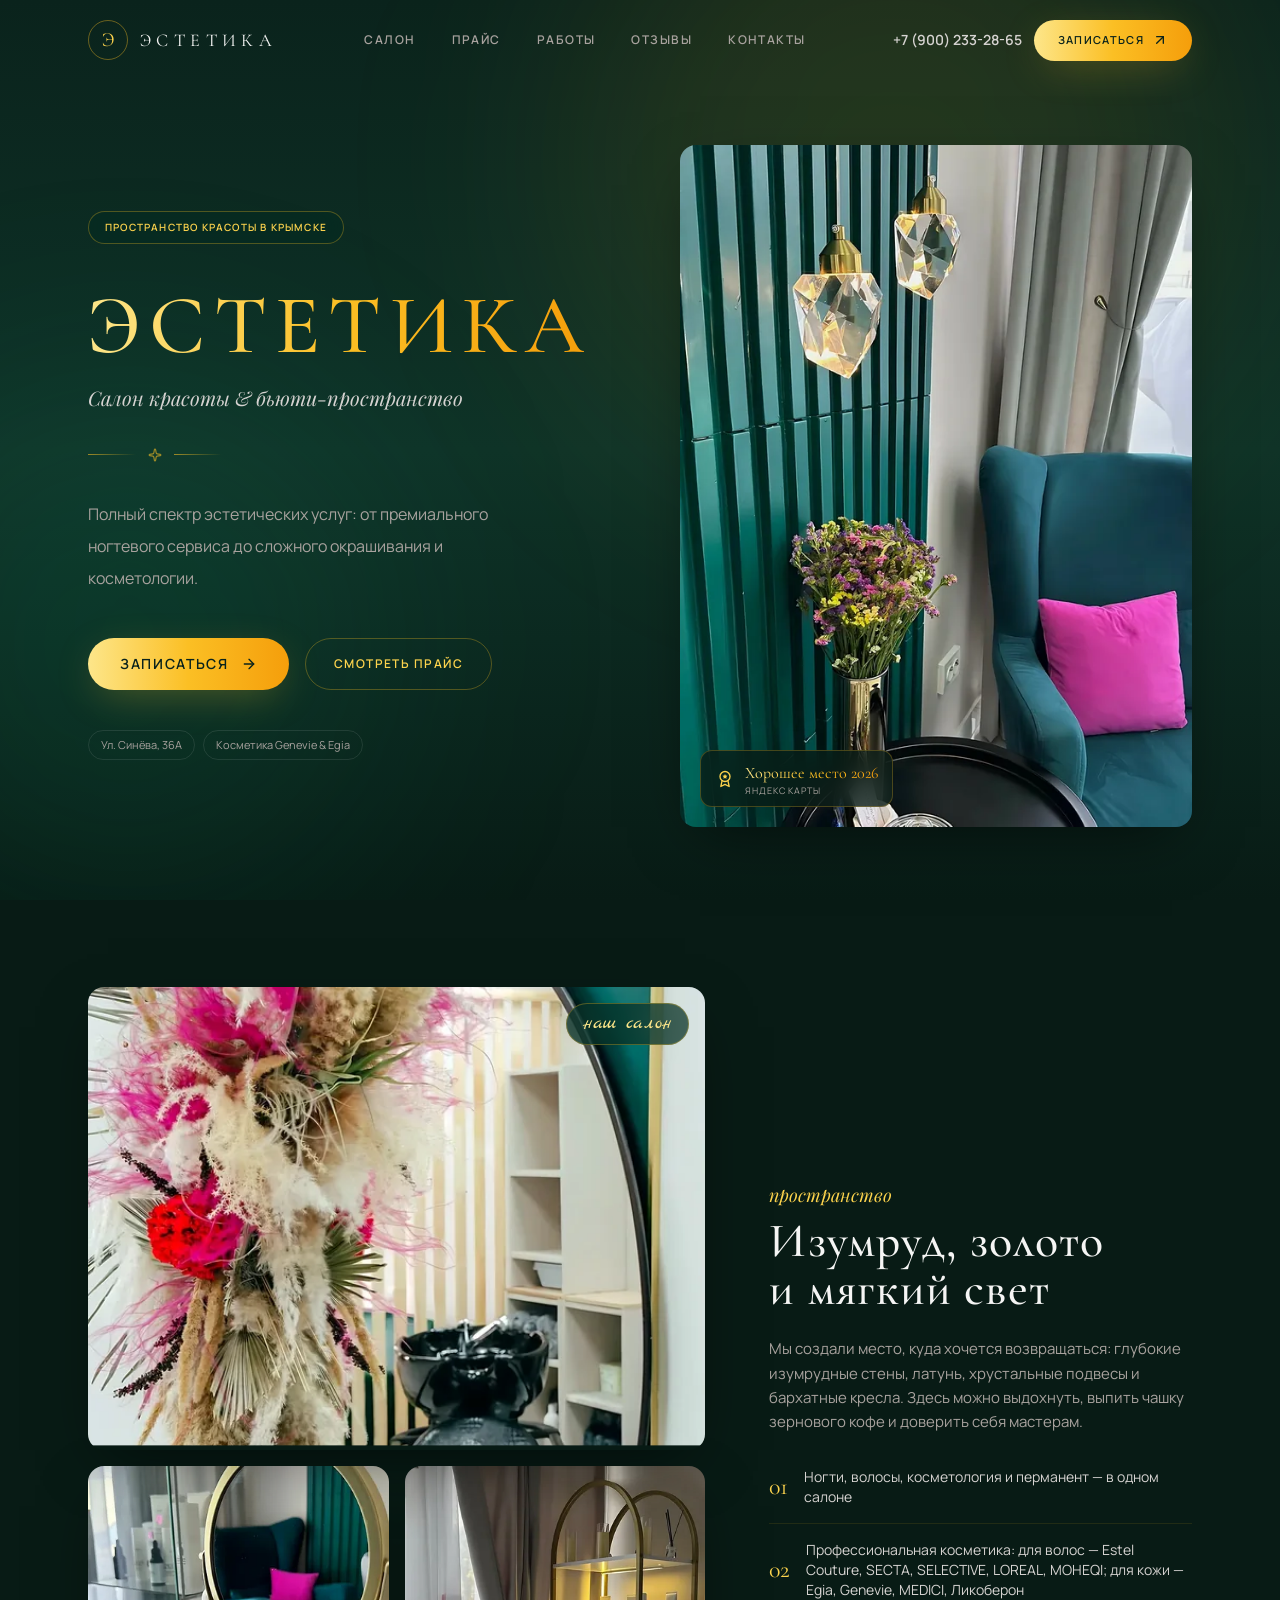
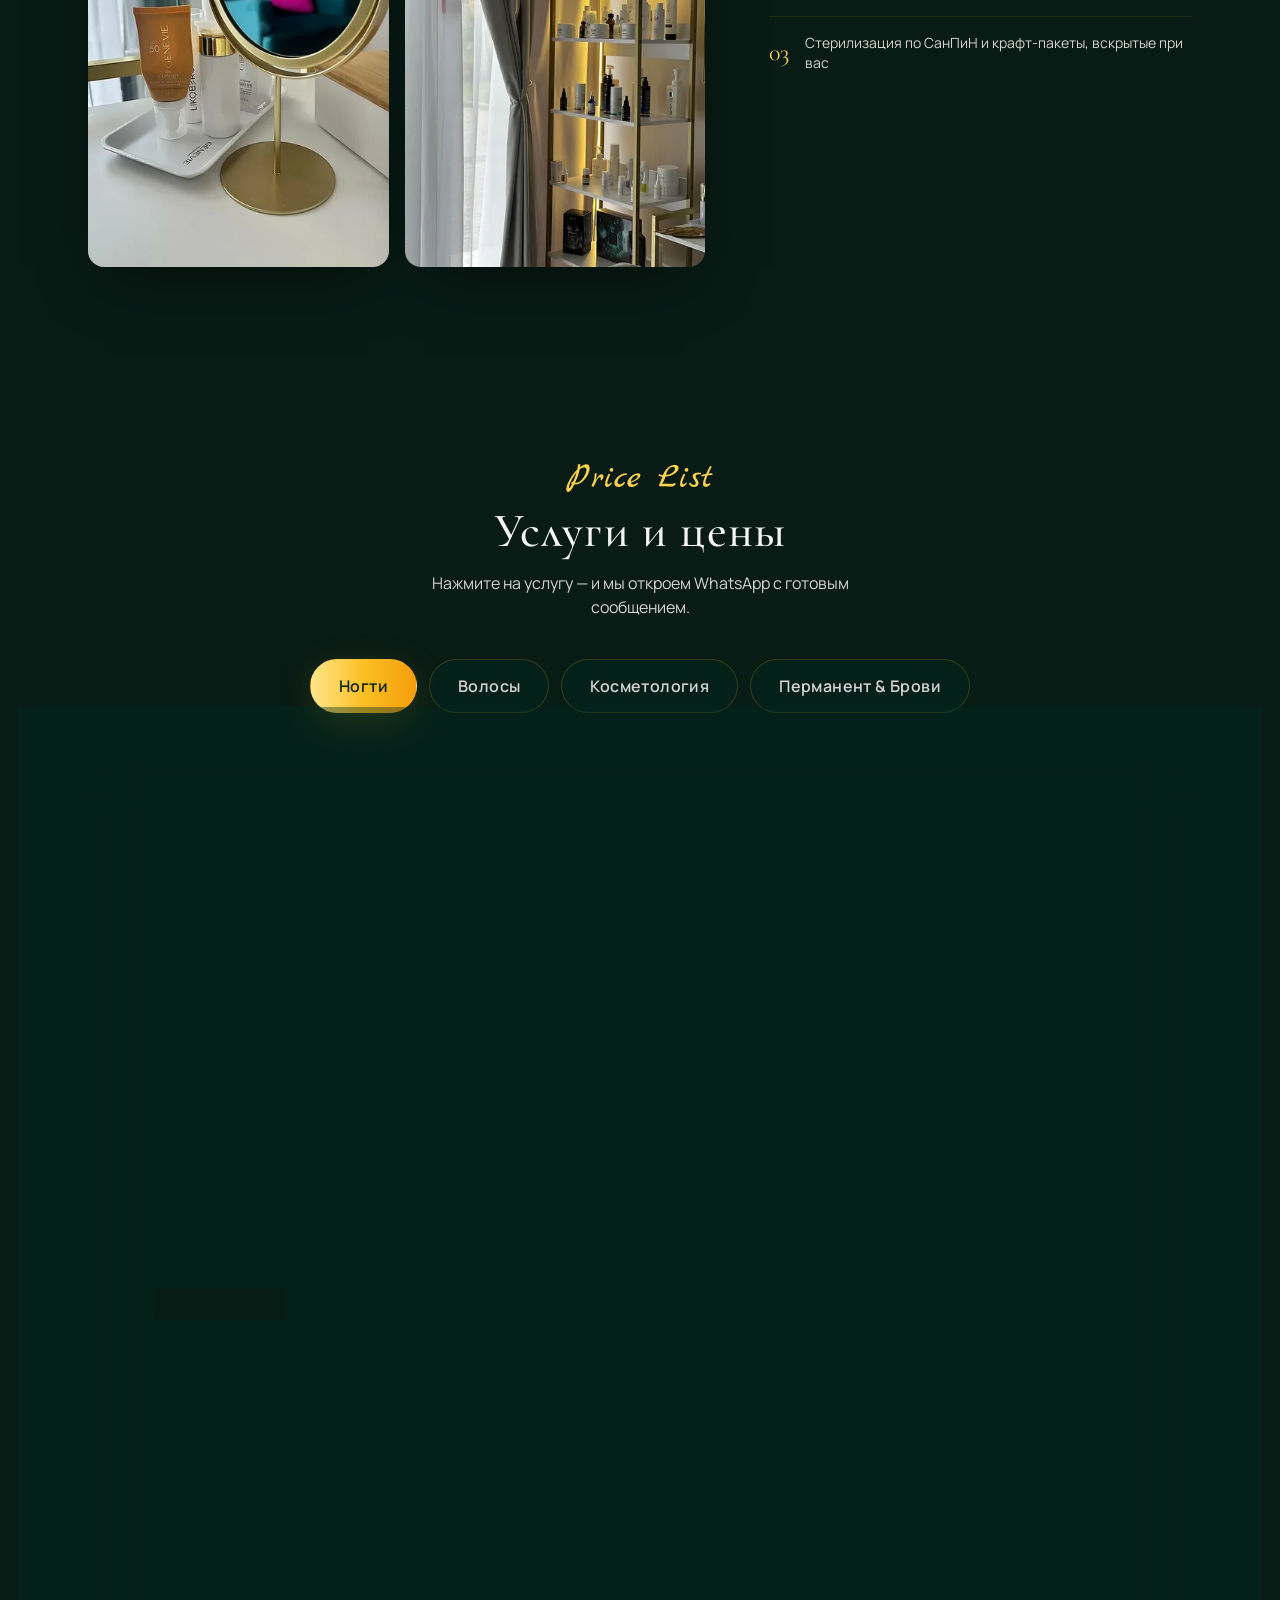
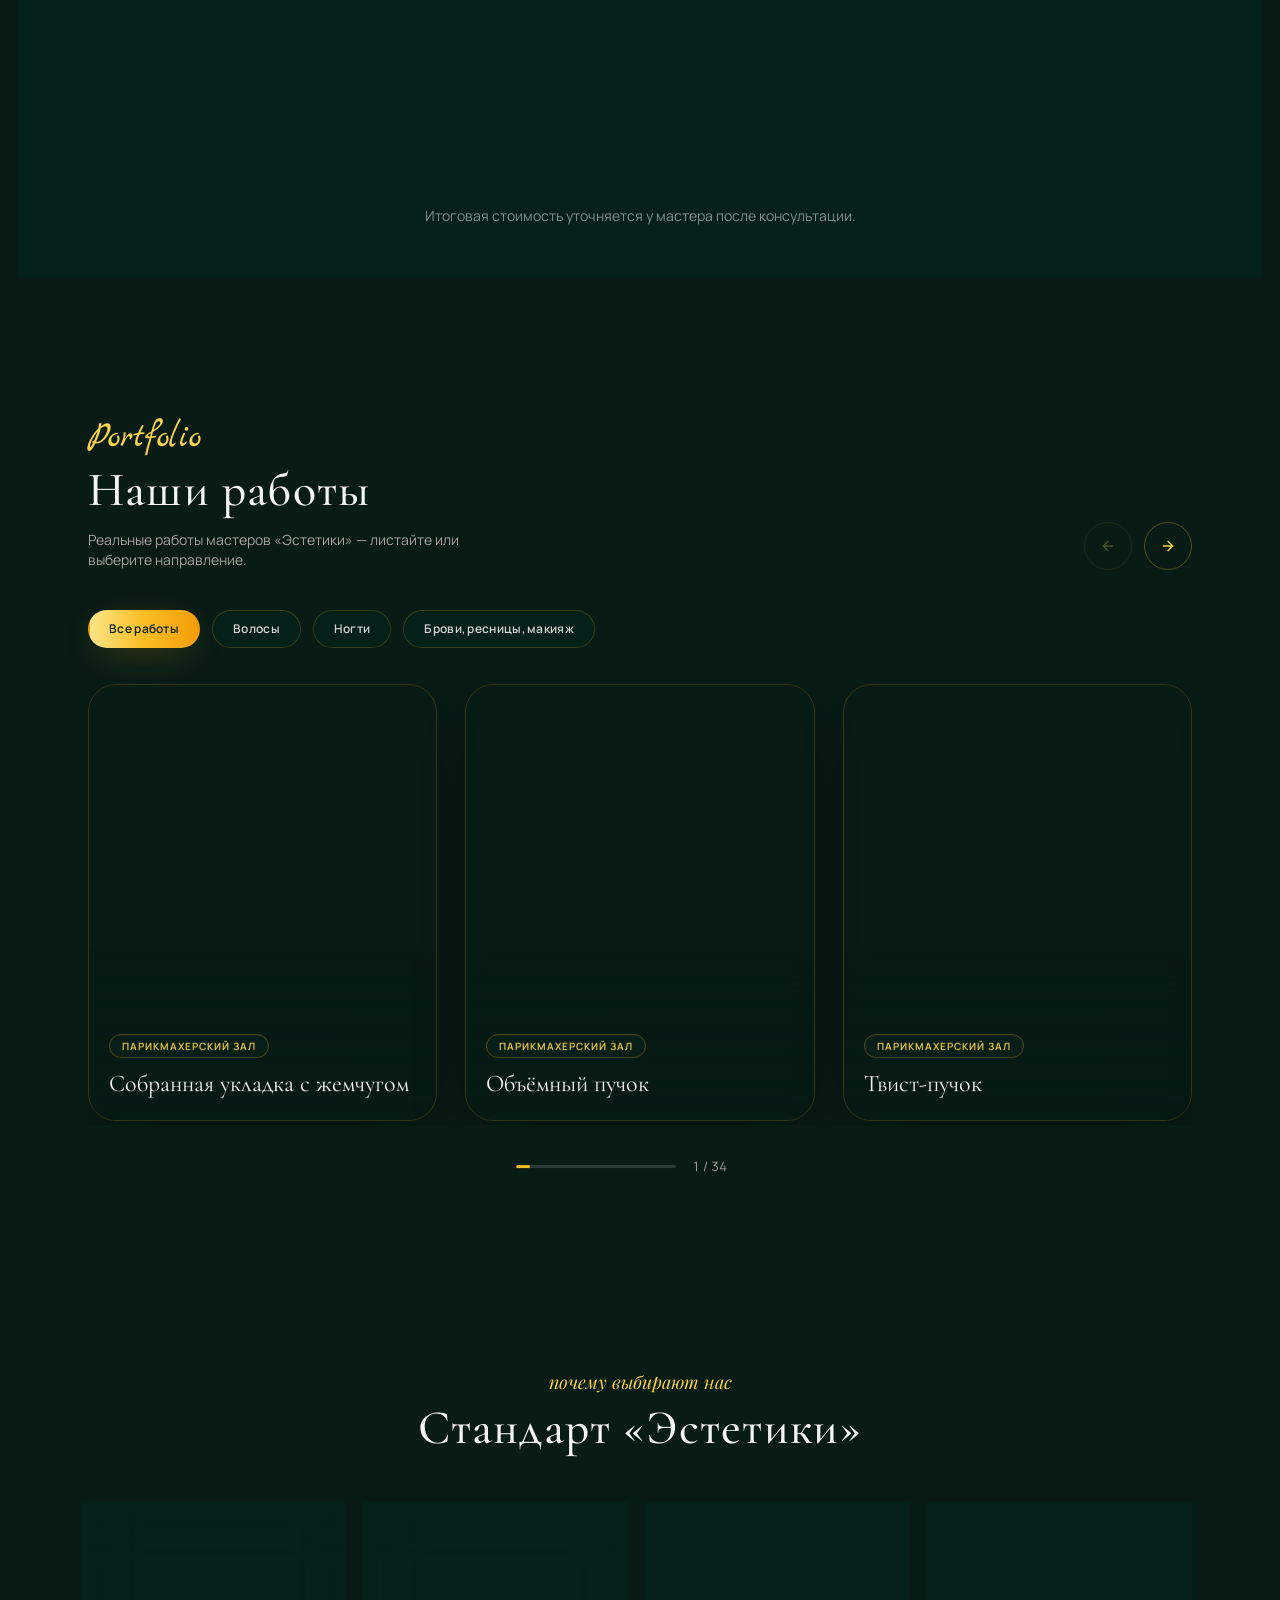
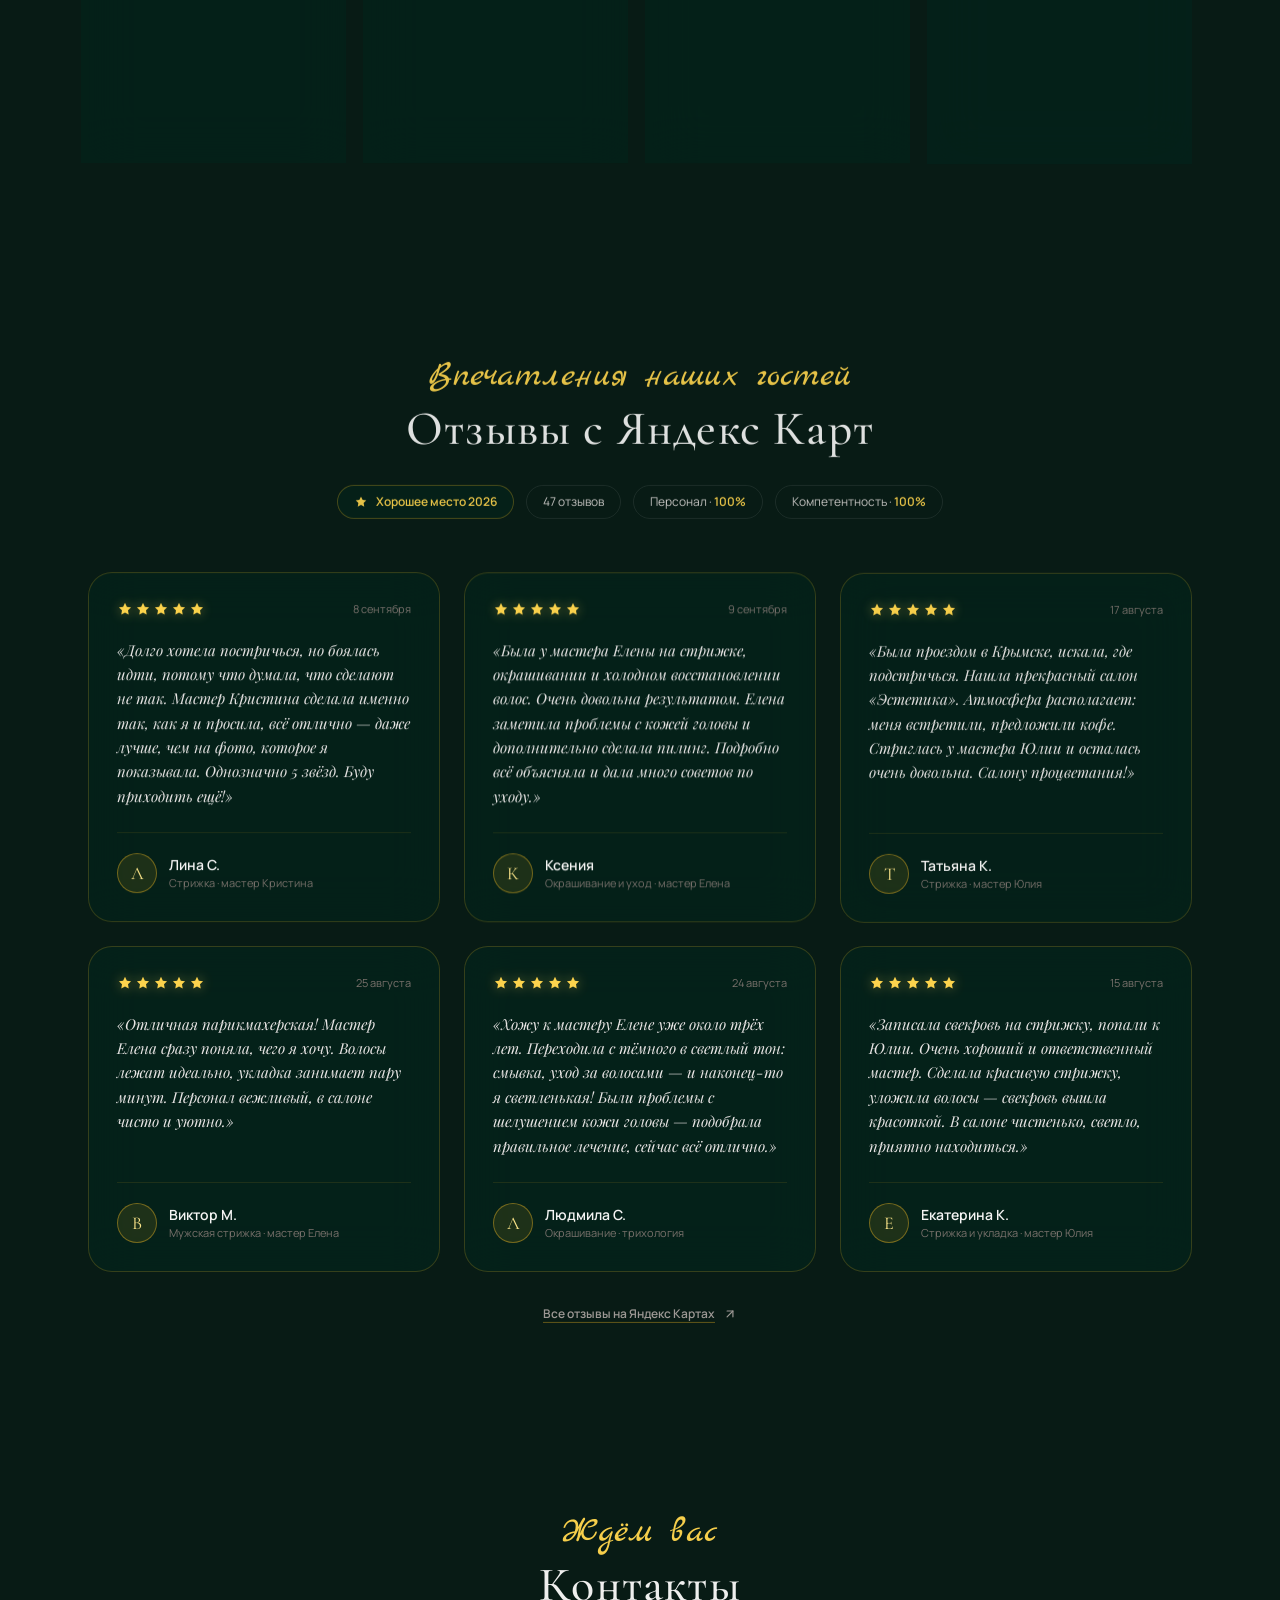
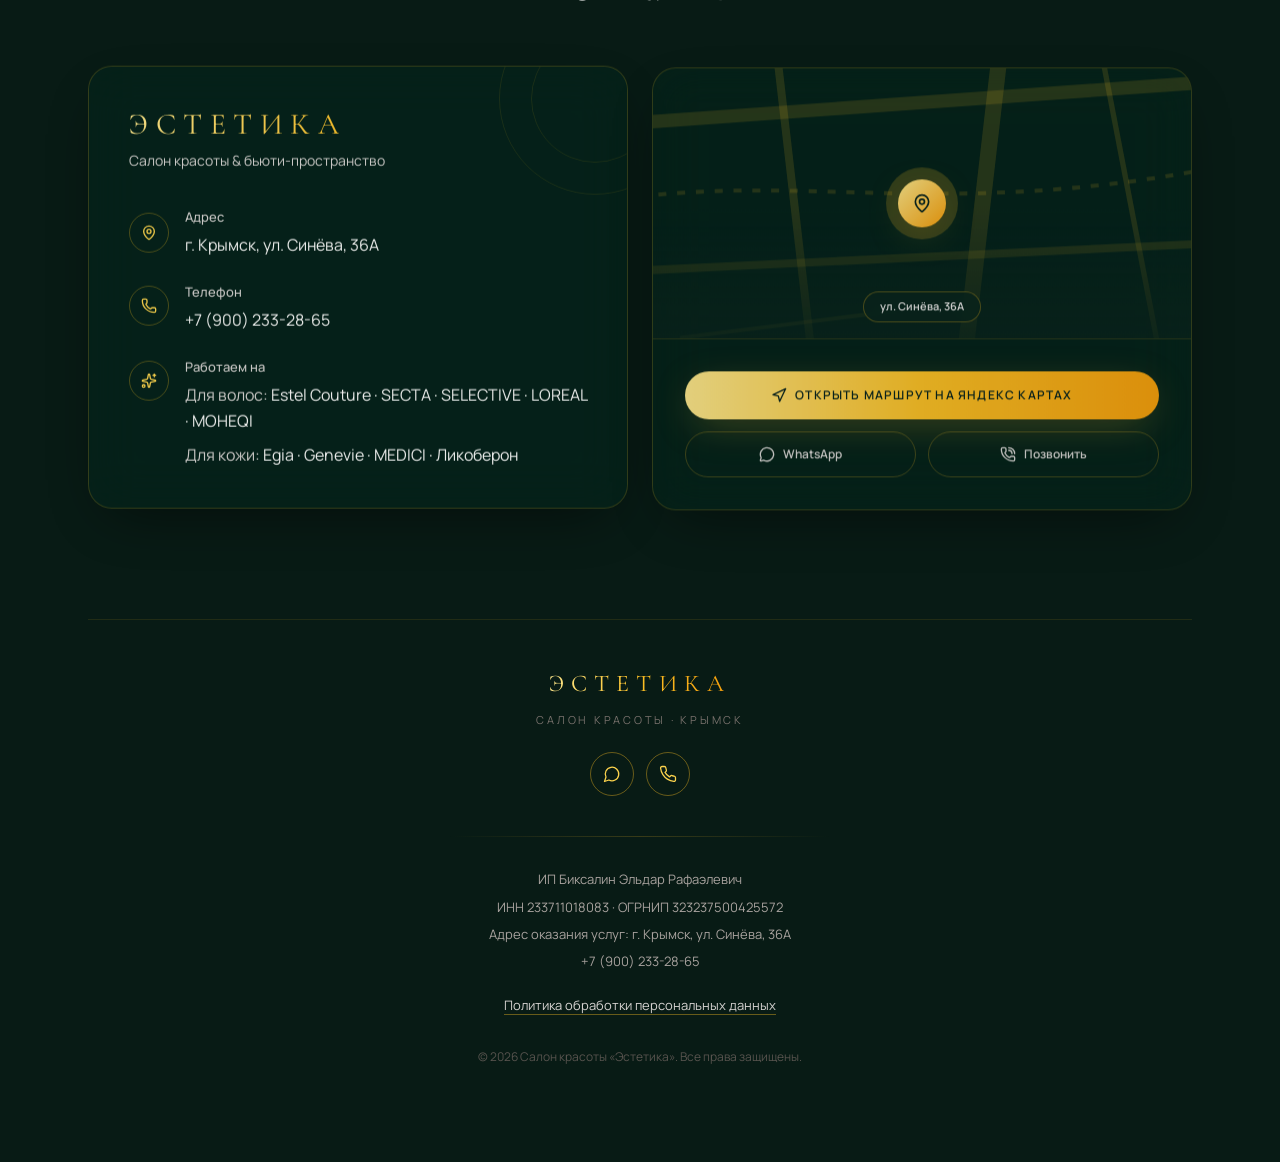
<file: index.html>
<!DOCTYPE html>
<html lang="ru">
<head>
  <meta charset="UTF-8">
  <meta name="viewport" content="width=device-width, initial-scale=1.0, viewport-fit=cover">
  <title>Эстетика — салон красоты в Крымске</title>
  <meta name="description" content="Салон красоты «Эстетика» в Крымске, ул. Синёва, 36А. Ногтевой сервис, парикмахерский зал, косметология, перманентный макияж и ресницы. Запись через WhatsApp и по телефону.">
  <meta name="theme-color" content="#081b15" />
  <meta name="apple-mobile-web-app-status-bar-style" content="black-translucent" />
  <meta name="color-scheme" content="dark" />

  <link rel="preload" href="assets/fonts/manrope.woff" as="font" type="font/woff" crossorigin>
  <link rel="preload" as="image" href="assets/img/hero-cover-1200.webp" imagesrcset="assets/img/hero-cover-600.webp 600w, assets/img/hero-cover-900.webp 900w, assets/img/hero-cover-1200.webp 1200w" imagesizes="(min-width: 1152px) 512px, (min-width: 768px) 46vw, 92vw" fetchpriority="high">
  <link rel="stylesheet" href="assets/css/styles.css">

  <link rel="icon" href="favicon.svg" type="image/svg+xml">
  <link rel="icon" href="assets/icons/favicon-32.png" type="image/png" sizes="32x32">
  <link rel="apple-touch-icon" href="assets/icons/apple-touch-icon.png">

  <!-- Превью ссылки. Адрес — текущая публикация на GitHub Pages: заменить после выбора домена -->
  <meta property="og:type" content="website">
  <meta property="og:locale" content="ru_RU">
  <meta property="og:site_name" content="Салон красоты «Эстетика»">
  <meta property="og:title" content="Эстетика — салон красоты в Крымске">
  <meta property="og:description" content="Ногтевой сервис, парикмахерский зал, косметология, перманент и ресницы. Крымск, ул. Синёва, 36А.">
  <meta property="og:url" content="https://croooud.github.io/Estetica_page/">
  <meta property="og:image" content="https://croooud.github.io/Estetica_page/assets/og-image.jpg">
  <meta property="og:image:width" content="1200">
  <meta property="og:image:height" content="630">
  <meta property="og:image:alt" content="Салон красоты «Эстетика», Крымск">
  <meta name="twitter:card" content="summary_large_image">
</head>

<body class="min-h-screen font-sans text-stone-100 antialiased selection:bg-amber-300/30">

  <!-- Фон: изумрудный градиент + сияние (фиксированный слой вместо bg-fixed — корректно работает в iOS) -->
  <div aria-hidden="true" class="pointer-events-none fixed inset-0 overflow-hidden bg-gradient-to-b from-[#0a231c] via-[#0f3328] to-[#081b15]">
    <div class="absolute -top-40 left-1/2 h-[28rem] w-[28rem] -translate-x-1/2 rounded-full bg-amber-400/10 blur-[120px] md:left-[70%] md:h-[40rem] md:w-[40rem]"></div>
    <div class="absolute bottom-0 -left-32 h-80 w-80 rounded-full bg-emerald-500/10 blur-[120px] md:h-[32rem] md:w-[32rem]"></div>
  </div>

  <main id="top" class="relative mx-auto w-full max-w-6xl px-6 pb-44 md:pb-20">

    <!-- ===================== ШАПКА ===================== -->
    <header id="site-header" class="relative z-40 -mx-6 px-6 py-5 transition-all duration-500 md:sticky md:top-0">
      <div class="flex items-center justify-between gap-6">
        <a href="#top" class="flex items-center gap-3">
          <span class="flex h-10 w-10 items-center justify-center rounded-full border border-amber-400/40 font-serif text-xl text-amber-300">Э</span>
          <span class="font-serif text-lg tracking-[0.3em] text-stone-100">ЭСТЕТИКА</span>
        </a>

        <nav class="hidden items-center gap-6 text-xs font-semibold uppercase tracking-[0.12em] text-stone-400 lg:flex xl:gap-9">
          <a href="#space" class="transition hover:text-amber-300">Салон</a>
          <a href="#prices" class="transition hover:text-amber-300">Прайс</a>
          <a href="#works" class="transition hover:text-amber-300">Работы</a>
          <a href="#reviews" class="transition hover:text-amber-300">Отзывы</a>
          <a href="#contacts" class="transition hover:text-amber-300">Контакты</a>
        </nav>

        <div class="flex items-center gap-3">
          <a href="tel:+79002332865" class="hidden whitespace-nowrap text-sm font-semibold text-stone-300 transition hover:text-amber-300 xl:block">+7 (900) 233-28-65</a>
          <a href="tel:+79002332865" aria-label="Позвонить" class="flex h-10 w-10 items-center justify-center rounded-full border border-amber-400/20 bg-emerald-950/40 text-amber-300 backdrop-blur-xl transition hover:border-amber-400/50 xl:hidden">
            <svg class="h-4 w-4" viewBox="0 0 24 24" fill="none" stroke="currentColor" stroke-width="2" stroke-linecap="round" stroke-linejoin="round" aria-hidden="true"><path d="M13.832 16.568a1 1 0 0 0 1.213-.303l.355-.465A2 2 0 0 1 17 15h3a2 2 0 0 1 2 2v3a2 2 0 0 1-2 2A18 18 0 0 1 2 4a2 2 0 0 1 2-2h3a2 2 0 0 1 2 2v3a2 2 0 0 1-.8 1.6l-.468.351a1 1 0 0 0-.292 1.233 14 14 0 0 0 6.392 6.384" /></svg>
          </a>
          <a href="https://wa.me/79002332865?text=%D0%97%D0%B4%D1%80%D0%B0%D0%B2%D1%81%D1%82%D0%B2%D1%83%D0%B9%D1%82%D0%B5!%20%D0%A5%D0%BE%D1%87%D1%83%20%D0%B7%D0%B0%D0%BF%D0%B8%D1%81%D0%B0%D1%82%D1%8C%D1%81%D1%8F%20%D0%B2%20%C2%AB%D0%AD%D1%81%D1%82%D0%B5%D1%82%D0%B8%D0%BA%D1%83%C2%BB"
             target="_blank" rel="noopener"
             class="hidden items-center gap-2 rounded-full bg-gradient-to-r from-amber-200 via-amber-400 to-amber-500 px-6 py-3 text-[11px] font-semibold uppercase tracking-[0.12em] text-[#0a231c] shadow-gold transition duration-300 hover:-translate-y-0.5 md:inline-flex">
            Записаться
            <svg class="h-4 w-4" viewBox="0 0 24 24" fill="none" stroke="currentColor" stroke-width="2" stroke-linecap="round" stroke-linejoin="round" aria-hidden="true"><path d="M7 7h10v10" /><path d="M7 17 17 7" /></svg>
          </a>
        </div>
      </div>
    </header>

    <!-- ===================== HERO ===================== -->
    <section class="grid items-center gap-10 pb-6 pt-6 md:min-h-[calc(100svh-6rem)] md:grid-cols-12 md:gap-12 md:py-16 lg:gap-20">

      <!-- Оффер -->
      <div class="min-w-0 text-center md:col-span-6 md:text-left">
        <div class="hero-item inline-flex items-center rounded-full border border-amber-400/30 bg-emerald-950/40 px-4 py-2 text-[10px] font-semibold uppercase tracking-[0.14em] min-[360px]:tracking-[0.12em] text-amber-300 backdrop-blur-xl">
          Пространство красоты в Крымске
        </div>

        <h1 class="hero-item mt-8 font-serif text-[2.7rem] font-medium leading-none tracking-[0.1em] min-[360px]:text-[3.1rem] min-[360px]:tracking-[0.12em] min-[400px]:text-[3.5rem] sm:text-7xl md:mt-10 md:text-[3.6rem] md:tracking-[0.1em] lg:text-[4.6rem] xl:text-[5.2rem]">
          <span class="text-gold">ЭСТЕТИКА</span>
        </h1>
        <p class="hero-item mt-4 font-italic text-lg italic text-stone-300 lg:text-xl">Салон красоты &amp; бьюти-пространство</p>

        <div class="hero-item my-7 flex items-center justify-center gap-3 text-amber-400/60 md:my-9 md:justify-start">
          <span class="h-px w-12 bg-gradient-to-r from-transparent to-amber-400/60 md:from-amber-400/60"></span>
          <svg class="h-3.5 w-3.5" viewBox="0 0 24 24" fill="none" stroke="currentColor" stroke-width="2" stroke-linecap="round" stroke-linejoin="round" aria-hidden="true"><path d="M11.017 2.814a1 1 0 0 1 1.966 0l1.051 5.558a2 2 0 0 0 1.594 1.594l5.558 1.051a1 1 0 0 1 0 1.966l-5.558 1.051a2 2 0 0 0-1.594 1.594l-1.051 5.558a1 1 0 0 1-1.966 0l-1.051-5.558a2 2 0 0 0-1.594-1.594l-5.558-1.051a1 1 0 0 1 0-1.966l5.558-1.051a2 2 0 0 0 1.594-1.594z" /></svg>
          <span class="h-px w-12 bg-gradient-to-l from-transparent to-amber-400/60"></span>
        </div>

        <p class="hero-item mx-auto max-w-sm text-[15px] leading-relaxed text-stone-400 md:mx-0 md:max-w-md lg:text-base lg:leading-loose">
          Полный спектр эстетических услуг: от премиального ногтевого сервиса до сложного окрашивания и косметологии.
        </p>

        <div class="hero-item mt-9 flex flex-col items-stretch gap-3 sm:flex-row sm:justify-center md:mt-11 md:justify-start md:gap-4">
          <a href="https://wa.me/79002332865?text=%D0%97%D0%B4%D1%80%D0%B0%D0%B2%D1%81%D1%82%D0%B2%D1%83%D0%B9%D1%82%D0%B5!%20%D0%A5%D0%BE%D1%87%D1%83%20%D0%B7%D0%B0%D0%BF%D0%B8%D1%81%D0%B0%D1%82%D1%8C%D1%81%D1%8F%20%D0%B2%20%C2%AB%D0%AD%D1%81%D1%82%D0%B5%D1%82%D0%B8%D0%BA%D1%83%C2%BB"
             target="_blank" rel="noopener"
             class="group inline-flex items-center justify-center gap-3 rounded-full bg-gradient-to-r from-amber-200 via-amber-400 to-amber-500 px-8 py-4 text-sm font-semibold uppercase tracking-[0.12em] text-[#0a231c] shadow-gold transition duration-300 hover:-translate-y-0.5 hover:shadow-[0_16px_50px_-10px_rgba(251,191,36,0.55)] active:scale-[0.98]">
            Записаться
            <svg class="h-4 w-4 transition group-hover:translate-x-1" viewBox="0 0 24 24" fill="none" stroke="currentColor" stroke-width="2" stroke-linecap="round" stroke-linejoin="round" aria-hidden="true"><path d="M5 12h14" /><path d="m12 5 7 7-7 7" /></svg>
          </a>
          <a href="#prices" class="inline-flex items-center justify-center gap-2 rounded-full border border-amber-400/30 px-7 py-4 text-xs font-semibold uppercase tracking-[0.12em] text-amber-300 transition hover:bg-amber-400/10">
            Смотреть прайс
          </a>
        </div>

        <ul class="hero-item mt-8 flex flex-wrap justify-center gap-2 text-[11px] text-stone-400 md:mt-10 md:justify-start">
          <li class="rounded-full border border-stone-100/10 px-3 py-1.5">Ул. Синёва, 36А</li>
          <li class="rounded-full border border-stone-100/10 px-3 py-1.5">Косметика Genevie &amp; Egia</li>
        </ul>
      </div>

      <!-- Главное фото салона -->
      <figure class="hero-visual relative w-full min-w-0 md:col-span-6">
        <div class="relative overflow-hidden rounded-2xl shadow-soft">
          <img src="assets/img/hero-cover-1200.webp" srcset="assets/img/hero-cover-600.webp 600w, assets/img/hero-cover-900.webp 900w, assets/img/hero-cover-1200.webp 1200w" sizes="(min-width: 1152px) 512px, (min-width: 768px) 46vw, 92vw" alt="Зона ожидания салона «Эстетика»: изумрудная стена, хрустальные подвесные светильники и бархатное кресло с розовой подушкой"
               width="1200" height="1600" decoding="async" fetchpriority="high"
               class="block aspect-[4/5] w-full object-cover object-[50%_35%] md:aspect-[3/4] md:max-h-[calc(100svh-10rem)] md:min-h-[30rem]">
        </div>
        <figcaption class="hero-badge absolute bottom-4 left-4 flex items-center gap-2.5 rounded-xl border border-amber-400/25 bg-[#081b15]/75 px-3.5 py-2.5 backdrop-blur-md md:bottom-5 md:left-5">
          <svg class="h-5 w-5 shrink-0 text-amber-300" viewBox="0 0 24 24" fill="none" stroke="currentColor" stroke-width="1.6" stroke-linecap="round" stroke-linejoin="round" aria-hidden="true"><circle cx="12" cy="9" r="6"/><path d="m12 6 .9 1.9 2.1.3-1.5 1.4.4 2.1L12 10.7l-1.9 1 .4-2.1L9 8.2l2.1-.3Z" fill="currentColor" stroke="none"/><path d="M8.5 14 7 21l5-2.5 5 2.5-1.5-7"/></svg>
          <span class="leading-tight">
            <span class="block font-serif text-base text-gold">Хорошее место 2026</span>
            <span class="block text-[9px] uppercase tracking-[0.1em] text-stone-400">Яндекс Карты</span>
          </span>
        </figcaption>
      </figure>
    </section>

    <!-- ===================== ПРОСТРАНСТВО ===================== -->
    <section id="space" class="scroll-mt-6 md:scroll-mt-24 py-16 md:py-24">
      <div class="grid items-center gap-12 md:grid-cols-12 md:gap-10 lg:gap-16">

        <!-- Фото интерьера -->
        <div class="md:col-span-7">
          <div class="grid grid-cols-2 gap-3 md:gap-4">
            <figure class="reveal relative col-span-2 overflow-hidden rounded-2xl shadow-soft">
              <img src="assets/img/salon-mirror-1280.webp" srcset="assets/img/salon-mirror-640.webp 640w, assets/img/salon-mirror-960.webp 960w, assets/img/salon-mirror-1280.webp 1280w" sizes="(min-width: 1152px) 600px, (min-width: 768px) 55vw, 92vw" alt="Зеркало в изумрудной раме с композицией из сухоцветов и мойка парикмахерского зала"
                   width="1280" height="1600" loading="lazy" decoding="async"
                   class="parallax-img aspect-[4/5] w-full scale-110 object-cover sm:aspect-[5/4] md:aspect-[4/3]">
              <span class="absolute right-3 top-3 rounded-full border border-amber-400/30 bg-emerald-950/70 px-4 py-1.5 font-script text-xl text-amber-200 backdrop-blur-xl md:right-4 md:top-4">наш салон</span>
            </figure>
            <figure class="reveal overflow-hidden rounded-2xl shadow-soft">
              <img src="assets/img/space-mirror-600.webp" srcset="assets/img/space-mirror-400.webp 400w, assets/img/space-mirror-600.webp 600w" sizes="(min-width: 1152px) 290px, (min-width: 768px) 27vw, 45vw" alt="Настольное зеркало в золотой оправе и уходовая косметика на столике"
                   width="600" height="800" loading="lazy" decoding="async"
                   class="aspect-[3/4] w-full object-cover transition duration-700 hover:scale-105">
            </figure>
            <figure class="reveal overflow-hidden rounded-2xl shadow-soft">
              <img src="assets/img/interior-shelf-720.webp" srcset="assets/img/interior-shelf-400.webp 400w, assets/img/interior-shelf-720.webp 720w" sizes="(min-width: 1152px) 290px, (min-width: 768px) 27vw, 45vw" alt="Стеллаж с подсветкой и профессиональной косметикой у окна"
                   width="720" height="960" loading="lazy" decoding="async"
                   class="aspect-[3/4] w-full object-cover transition duration-700 hover:scale-105">
            </figure>
          </div>
        </div>

        <!-- Текст -->
        <div class="md:col-span-5">
          <p class="reveal font-italic text-lg italic text-amber-300">пространство</p>
          <h2 class="reveal mt-2 font-serif text-4xl font-medium leading-tight tracking-wide md:text-5xl">Изумруд, золото<br>и мягкий свет</h2>
          <p class="reveal mt-6 text-[15px] leading-relaxed text-stone-400">
            Мы создали место, куда хочется возвращаться: глубокие изумрудные стены, латунь, хрустальные подвесы и бархатные кресла. Здесь можно выдохнуть, выпить чашку зернового кофе и доверить себя мастерам.
          </p>
          <ul class="reveal mt-8 space-y-4 text-sm">
            <li class="flex items-center gap-4 border-b border-amber-400/10 pb-4">
              <span class="font-serif text-2xl text-amber-300">01</span>
              <span class="text-stone-300">Ногти, волосы, косметология и перманент — в одном салоне</span>
            </li>
            <li class="flex items-center gap-4 border-b border-amber-400/10 pb-4">
              <span class="font-serif text-2xl text-amber-300">02</span>
              <span class="text-stone-300">Профессиональная косметика: для волос — Estel Couture, SECTA, SELECTIVE, LOREAL, MOHEQI; для кожи — Egia, Genevie, MEDICI, Ликоберон</span>
            </li>
            <li class="flex items-center gap-4">
              <span class="font-serif text-2xl text-amber-300">03</span>
              <span class="text-stone-300">Стерилизация по СанПиН и крафт-пакеты, вскрытые при вас</span>
            </li>
          </ul>
        </div>
      </div>
    </section>

    <!-- ===================== ПРАЙС ===================== -->
    <section id="prices" class="scroll-mt-6 md:scroll-mt-24 py-16 md:py-24">
      <div class="reveal text-center">
        <p class="font-script text-3xl text-amber-300 md:text-4xl">Price List</p>
        <h2 class="mt-2 font-serif text-4xl font-medium tracking-wide md:text-5xl">Услуги и цены</h2>
        <p class="mx-auto mt-4 max-w-sm text-[15px] leading-relaxed text-stone-300 md:max-w-md md:text-base">Нажмите на услугу — и мы откроем WhatsApp с готовым сообщением.</p>
      </div>

      <div class="reveal -mx-6 mt-10 md:mx-0">
        <div id="tabs" role="tablist" class="no-scrollbar flex snap-x gap-2 overflow-x-auto px-6 pb-1 md:flex-wrap md:justify-center md:gap-3 md:overflow-visible md:px-0"></div>
      </div>

      <div class="reveal mx-auto mt-6 rounded-3xl border border-amber-400/20 bg-emerald-950/40 p-5 shadow-soft backdrop-blur-xl sm:p-7 md:mt-10 md:p-10 lg:p-12">
        <div class="flex items-center justify-between gap-4 border-b border-amber-400/15 pb-5 md:pb-7">
          <div>
            <p id="tab-count" class="text-xs font-semibold uppercase tracking-[0.12em] text-stone-400"></p>
            <h3 id="tab-title" class="mt-1.5 font-serif text-[1.875rem] font-medium leading-tight text-stone-50 md:text-[2.25rem]"></h3>
          </div>
          <span id="tab-icon" class="flex h-10 w-10 shrink-0 items-center justify-center rounded-full border border-amber-400/30 text-amber-300 md:h-12 md:w-12"></span>
        </div>
        <figure data-tab-photo="nails" class="tab-photo mt-6 hidden overflow-hidden rounded-2xl md:mt-8">
          <div class="relative">
            <img src="assets/img/tab-nails-2000.webp" srcset="assets/img/tab-nails-800.webp 800w, assets/img/tab-nails-1400.webp 1400w, assets/img/tab-nails-2000.webp 2000w" sizes="(min-width: 1152px) 1000px, 90vw" alt="Короткие ногти, покрытые белым цветом"
                 width="2000" height="1250" loading="lazy" decoding="async"
                 class="block aspect-[16/10] w-full object-cover object-[50%_40%] md:aspect-[5/2]">
            <figcaption class="absolute bottom-3 left-3 rounded-lg bg-[#081b15]/75 px-3 py-1.5 text-[13px] font-semibold text-stone-100 backdrop-blur-md md:bottom-4 md:left-4">
              Ногтевой сервис
            </figcaption>
          </div>
        </figure>
        <figure data-tab-photo="hair" class="tab-photo mt-6 hidden overflow-hidden rounded-2xl md:mt-8">
          <div class="relative">
            <img src="assets/img/tab-hair-2000.webp" srcset="assets/img/tab-hair-800.webp 800w, assets/img/tab-hair-1400.webp 1400w, assets/img/tab-hair-2000.webp 2000w" sizes="(min-width: 1152px) 1000px, 90vw" alt="Светлые волосы после стрижки, вид сбоку"
                 width="2000" height="1250" loading="lazy" decoding="async"
                 class="block aspect-[16/10] w-full object-cover object-[50%_40%] md:aspect-[5/2]">
            <figcaption class="absolute bottom-3 left-3 rounded-lg bg-[#081b15]/75 px-3 py-1.5 text-[13px] font-semibold text-stone-100 backdrop-blur-md md:bottom-4 md:left-4">
              Парикмахерский зал
            </figcaption>
          </div>
        </figure>
        <figure data-tab-photo="cosmo" class="tab-photo mt-6 hidden overflow-hidden rounded-2xl md:mt-8">
          <div class="relative">
            <img src="assets/img/egia-2000.webp" srcset="assets/img/egia-800.webp 800w, assets/img/egia-1400.webp 1400w, assets/img/egia-2000.webp 2000w" sizes="(min-width: 1152px) 1000px, 90vw" alt="Профессиональная косметика EGIA Biocare System на витрине салона"
                 width="2000" height="1357" loading="lazy" decoding="async"
                 class="block aspect-[16/10] w-full object-cover object-[50%_45%] md:aspect-[5/2]">
            <figcaption class="absolute bottom-3 left-3 rounded-lg bg-[#081b15]/75 px-3 py-1.5 text-[13px] font-semibold text-stone-100 backdrop-blur-md md:bottom-4 md:left-4">
              Уходы на профессиональной косметике <span class="text-amber-300">EGIA</span>
            </figcaption>
          </div>
        </figure>
        <figure data-tab-photo="pm" class="tab-photo mt-6 hidden overflow-hidden rounded-2xl md:mt-8">
          <div class="relative">
            <img src="assets/img/led-lashes-2000.webp" srcset="assets/img/led-lashes-800.webp 800w, assets/img/led-lashes-1400.webp 1400w, assets/img/led-lashes-2000.webp 2000w" sizes="(min-width: 1152px) 1000px, 90vw" alt="Мастер выполняет LED-наращивание ресниц клиентке"
                 width="2000" height="1250" loading="lazy" decoding="async"
                 class="block aspect-[16/10] w-full object-cover object-[50%_25%] md:aspect-[5/2]">
            <figcaption class="absolute bottom-3 left-3 rounded-lg bg-[#081b15]/75 px-3 py-1.5 text-[13px] font-semibold text-stone-100 backdrop-blur-md md:bottom-4 md:left-4">
              LED-наращивание ресниц
            </figcaption>
          </div>
        </figure>
        <ul id="price-list" role="tabpanel" class="grid xl:grid-cols-2 xl:gap-x-14"></ul>

        <!-- Запись под прайсом -->
        <div class="mt-8 flex flex-col items-center gap-4 border-t border-amber-400/15 pt-8 text-center md:mt-10 md:flex-row md:justify-between md:gap-8 md:text-left">
          <p class="max-w-md text-[15px] leading-relaxed text-stone-300 md:text-base">Не нашли нужную услугу или сомневаетесь? Напишите — подберём процедуру и удобное время.</p>
          <a href="https://wa.me/79002332865?text=%D0%97%D0%B4%D1%80%D0%B0%D0%B2%D1%81%D1%82%D0%B2%D1%83%D0%B9%D1%82%D0%B5!%20%D0%A5%D0%BE%D1%87%D1%83%20%D0%B7%D0%B0%D0%BF%D0%B8%D1%81%D0%B0%D1%82%D1%8C%D1%81%D1%8F%20%D0%B2%20%C2%AB%D0%AD%D1%81%D1%82%D0%B5%D1%82%D0%B8%D0%BA%D1%83%C2%BB" target="_blank" rel="noopener"
             class="group inline-flex w-full shrink-0 items-center justify-center gap-2.5 whitespace-nowrap rounded-full bg-gradient-to-r from-amber-200 via-amber-400 to-amber-500 px-5 py-4 text-[13px] font-semibold uppercase tracking-[0.1em] sm:px-8 sm:text-sm sm:tracking-[0.1em] text-[#0a231c] shadow-gold transition duration-300 hover:-translate-y-0.5 hover:shadow-[0_16px_50px_-10px_rgba(251,191,36,0.55)] active:scale-[0.98] sm:w-auto">
            <svg class="h-5 w-5" viewBox="0 0 24 24" fill="none" stroke="currentColor" stroke-width="1.8" stroke-linecap="round" stroke-linejoin="round" aria-hidden="true"><path d="M7.9 20A9 9 0 1 0 4 16.1L2 22Z"/></svg>
            Записаться в WhatsApp
          </a>
        </div>
      </div>
      <p class="reveal mt-5 text-center text-[13px] leading-relaxed text-stone-300 md:text-sm">Итоговая стоимость уточняется у мастера после консультации.</p>
    </section>

    <!-- ===================== РАБОТЫ (ГАЛЕРЕЯ) ===================== -->
    <section id="works" class="scroll-mt-6 md:scroll-mt-24 py-16 md:py-24">
      <div class="reveal flex flex-col items-center gap-6 text-center md:flex-row md:items-end md:justify-between md:text-left">
        <div>
          <p class="font-script text-3xl text-amber-300 md:text-4xl">Portfolio</p>
          <h2 class="mt-2 font-serif text-4xl font-medium tracking-wide md:text-5xl">Наши работы</h2>
          <p class="mt-4 max-w-sm text-sm text-stone-400">Реальные работы мастеров «Эстетики» — листайте или выберите направление.</p>
        </div>
        <div class="hidden gap-3 md:flex">
          <button type="button" class="works-prev flex h-12 w-12 items-center justify-center rounded-full border border-amber-400/30 text-amber-300 transition hover:bg-amber-400/10 disabled:opacity-30" aria-label="Назад"><svg class="h-4 w-4" viewBox="0 0 24 24" fill="none" stroke="currentColor" stroke-width="2" stroke-linecap="round" stroke-linejoin="round" aria-hidden="true"><path d="m12 19-7-7 7-7" /><path d="M19 12H5" /></svg></button>
          <button type="button" class="works-next flex h-12 w-12 items-center justify-center rounded-full border border-amber-400/30 text-amber-300 transition hover:bg-amber-400/10 disabled:opacity-30" aria-label="Вперёд"><svg class="h-4 w-4" viewBox="0 0 24 24" fill="none" stroke="currentColor" stroke-width="2" stroke-linecap="round" stroke-linejoin="round" aria-hidden="true"><path d="M5 12h14" /><path d="m12 5 7 7-7 7" /></svg></button>
        </div>
      </div>

      <div class="reveal -mx-6 mt-8 md:mx-0 md:mt-10">
        <div class="no-scrollbar flex gap-2 overflow-x-auto px-6 pb-1 md:flex-wrap md:gap-3 md:overflow-visible md:px-0" role="group" aria-label="Фильтр работ">
          <button type="button" data-filter="all" aria-pressed="true" class="works-chip rounded-full border px-5 py-2.5 text-xs font-semibold tracking-wide transition duration-300 whitespace-nowrap border-transparent bg-gradient-to-r from-amber-200 via-amber-400 to-amber-500 text-[#0a231c] shadow-gold">Все работы</button>
          <button type="button" data-filter="hair" aria-pressed="false" class="works-chip rounded-full border px-5 py-2.5 text-xs font-semibold tracking-wide transition duration-300 whitespace-nowrap border-amber-400/20 bg-emerald-950/40 text-stone-300 hover:border-amber-400/50 hover:text-amber-300">Волосы</button>
          <button type="button" data-filter="nails" aria-pressed="false" class="works-chip rounded-full border px-5 py-2.5 text-xs font-semibold tracking-wide transition duration-300 whitespace-nowrap border-amber-400/20 bg-emerald-950/40 text-stone-300 hover:border-amber-400/50 hover:text-amber-300">Ногти</button>
          <button type="button" data-filter="look" aria-pressed="false" class="works-chip rounded-full border px-5 py-2.5 text-xs font-semibold tracking-wide transition duration-300 whitespace-nowrap border-amber-400/20 bg-emerald-950/40 text-stone-300 hover:border-amber-400/50 hover:text-amber-300">Брови, ресницы, макияж</button>
        </div>
      </div>

      <div class="reveal -mx-6 mt-6 md:mx-0 md:mt-8">
        <div class="works-track" tabindex="0" role="region" aria-label="Галерея работ, прокручивается по горизонтали">

            <article class="works-slide group" data-cat="hair">
              <div class="relative overflow-hidden rounded-[1.75rem] border border-amber-400/20 shadow-soft">
                <img src="assets/img/work-updo-blonde-800.webp" srcset="assets/img/work-updo-blonde-480.webp 480w, assets/img/work-updo-blonde-800.webp 800w" sizes="(min-width: 1152px) 346px, (min-width: 768px) 31vw, (min-width: 560px) 46vw, 82vw" alt="Собранная укладка на светлых волосах с жемчужными шпильками" width="800" height="1000" loading="lazy" decoding="async"
                     class="aspect-[4/5] w-full object-cover transition duration-700 group-hover:scale-105">
                <div class="absolute inset-x-0 bottom-0 h-2/5 bg-gradient-to-t from-[#081b15]/85 to-transparent"></div>
                <div class="absolute inset-x-0 bottom-0 p-5">
                  <span class="rounded-full border border-amber-400/30 bg-[#0a231c]/70 px-3 py-1 text-[10px] font-semibold uppercase tracking-[0.1em] text-amber-300 backdrop-blur">Парикмахерский зал</span>
                  <p class="mt-3 font-serif text-2xl">Собранная укладка с жемчугом</p>
                </div>
              </div>
            </article>

            <article class="works-slide group" data-cat="hair">
              <div class="relative overflow-hidden rounded-[1.75rem] border border-amber-400/20 shadow-soft">
                <img src="assets/img/work-updo-back-800.webp" srcset="assets/img/work-updo-back-480.webp 480w, assets/img/work-updo-back-800.webp 800w" sizes="(min-width: 1152px) 346px, (min-width: 768px) 31vw, (min-width: 560px) 46vw, 82vw" alt="Объёмный низкий пучок на тёмных волосах, вид сзади" width="800" height="1000" loading="lazy" decoding="async"
                     class="aspect-[4/5] w-full object-cover transition duration-700 group-hover:scale-105">
                <div class="absolute inset-x-0 bottom-0 h-2/5 bg-gradient-to-t from-[#081b15]/85 to-transparent"></div>
                <div class="absolute inset-x-0 bottom-0 p-5">
                  <span class="rounded-full border border-amber-400/30 bg-[#0a231c]/70 px-3 py-1 text-[10px] font-semibold uppercase tracking-[0.1em] text-amber-300 backdrop-blur">Парикмахерский зал</span>
                  <p class="mt-3 font-serif text-2xl">Объёмный пучок</p>
                </div>
              </div>
            </article>

            <article class="works-slide group" data-cat="hair">
              <div class="relative overflow-hidden rounded-[1.75rem] border border-amber-400/20 shadow-soft">
                <img src="assets/img/work-updo-profile-800.webp" srcset="assets/img/work-updo-profile-480.webp 480w, assets/img/work-updo-profile-800.webp 800w" sizes="(min-width: 1152px) 346px, (min-width: 768px) 31vw, (min-width: 560px) 46vw, 82vw" alt="Пучок со жгутами на тёмных волосах, вид в профиль" width="800" height="1000" loading="lazy" decoding="async"
                     class="aspect-[4/5] w-full object-cover transition duration-700 group-hover:scale-105">
                <div class="absolute inset-x-0 bottom-0 h-2/5 bg-gradient-to-t from-[#081b15]/85 to-transparent"></div>
                <div class="absolute inset-x-0 bottom-0 p-5">
                  <span class="rounded-full border border-amber-400/30 bg-[#0a231c]/70 px-3 py-1 text-[10px] font-semibold uppercase tracking-[0.1em] text-amber-300 backdrop-blur">Парикмахерский зал</span>
                  <p class="mt-3 font-serif text-2xl">Твист-пучок</p>
                </div>
              </div>
            </article>

            <article class="works-slide group" data-cat="hair">
              <div class="relative overflow-hidden rounded-[1.75rem] border border-amber-400/20 shadow-soft">
                <img src="assets/img/work-waves-800.webp" srcset="assets/img/work-waves-480.webp 480w, assets/img/work-waves-800.webp 800w" sizes="(min-width: 1152px) 346px, (min-width: 768px) 31vw, (min-width: 560px) 46vw, 82vw" alt="Длинные волосы, уложенные мягкими голливудскими волнами" width="800" height="1000" loading="lazy" decoding="async"
                     class="aspect-[4/5] w-full object-cover transition duration-700 group-hover:scale-105">
                <div class="absolute inset-x-0 bottom-0 h-2/5 bg-gradient-to-t from-[#081b15]/85 to-transparent"></div>
                <div class="absolute inset-x-0 bottom-0 p-5">
                  <span class="rounded-full border border-amber-400/30 bg-[#0a231c]/70 px-3 py-1 text-[10px] font-semibold uppercase tracking-[0.1em] text-amber-300 backdrop-blur">Парикмахерский зал</span>
                  <p class="mt-3 font-serif text-2xl">Голливудские волны</p>
                </div>
              </div>
            </article>

            <article class="works-slide group" data-cat="hair">
              <div class="relative overflow-hidden rounded-[1.75rem] border border-amber-400/20 shadow-soft">
                <img src="assets/img/work-hair-800.webp" srcset="assets/img/work-hair-480.webp 480w, assets/img/work-hair-800.webp 800w" sizes="(min-width: 1152px) 346px, (min-width: 768px) 31vw, (min-width: 560px) 46vw, 82vw" alt="Укладка: локоны и кристаллы в волосах" width="800" height="1000" loading="lazy" decoding="async"
                     class="aspect-[4/5] w-full object-cover transition duration-700 group-hover:scale-105">
                <div class="absolute inset-x-0 bottom-0 h-2/5 bg-gradient-to-t from-[#081b15]/85 to-transparent"></div>
                <div class="absolute inset-x-0 bottom-0 p-5">
                  <span class="rounded-full border border-amber-400/30 bg-[#0a231c]/70 px-3 py-1 text-[10px] font-semibold uppercase tracking-[0.1em] text-amber-300 backdrop-blur">Парикмахерский зал</span>
                  <p class="mt-3 font-serif text-2xl">Локоны с кристаллами</p>
                </div>
              </div>
            </article>

            <article class="works-slide group" data-cat="hair">
              <div class="relative overflow-hidden rounded-[1.75rem] border border-amber-400/20 shadow-soft">
                <img src="assets/img/work-extension-800.webp" srcset="assets/img/work-extension-480.webp 480w, assets/img/work-extension-800.webp 800w" sizes="(min-width: 1152px) 346px, (min-width: 768px) 31vw, (min-width: 560px) 46vw, 82vw" alt="Длинные светлые волосы после наращивания, вид со спины" width="800" height="1000" loading="lazy" decoding="async"
                     class="aspect-[4/5] w-full object-cover transition duration-700 group-hover:scale-105">
                <div class="absolute inset-x-0 bottom-0 h-2/5 bg-gradient-to-t from-[#081b15]/85 to-transparent"></div>
                <div class="absolute inset-x-0 bottom-0 p-5">
                  <span class="rounded-full border border-amber-400/30 bg-[#0a231c]/70 px-3 py-1 text-[10px] font-semibold uppercase tracking-[0.1em] text-amber-300 backdrop-blur">Парикмахерский зал</span>
                  <p class="mt-3 font-serif text-2xl">Наращивание волос</p>
                </div>
              </div>
            </article>

            <article class="works-slide group" data-cat="nails">
              <div class="relative overflow-hidden rounded-[1.75rem] border border-amber-400/20 shadow-soft">
                <img src="assets/img/work-nails-violet-800.webp" srcset="assets/img/work-nails-violet-480.webp 480w, assets/img/work-nails-violet-800.webp 800w" sizes="(min-width: 1152px) 346px, (min-width: 768px) 31vw, (min-width: 560px) 46vw, 82vw" alt="Квадратные ногти с фиолетовым градиентом и голографическими блёстками" width="800" height="1000" loading="lazy" decoding="async"
                     class="aspect-[4/5] w-full object-cover transition duration-700 group-hover:scale-105">
                <div class="absolute inset-x-0 bottom-0 h-2/5 bg-gradient-to-t from-[#081b15]/85 to-transparent"></div>
                <div class="absolute inset-x-0 bottom-0 p-5">
                  <span class="rounded-full border border-amber-400/30 bg-[#0a231c]/70 px-3 py-1 text-[10px] font-semibold uppercase tracking-[0.1em] text-amber-300 backdrop-blur">Ногтевой сервис</span>
                  <p class="mt-3 font-serif text-2xl">Аметистовый градиент</p>
                </div>
              </div>
            </article>

            <article class="works-slide group" data-cat="nails">
              <div class="relative overflow-hidden rounded-[1.75rem] border border-amber-400/20 shadow-soft">
                <img src="assets/img/work-nails-french-800.webp" srcset="assets/img/work-nails-french-480.webp 480w, assets/img/work-nails-french-800.webp 800w" sizes="(min-width: 1152px) 346px, (min-width: 768px) 31vw, (min-width: 560px) 46vw, 82vw" alt="Квадратные ногти с неоновым жёлтым френчем" width="800" height="1000" loading="lazy" decoding="async"
                     class="aspect-[4/5] w-full object-cover transition duration-700 group-hover:scale-105">
                <div class="absolute inset-x-0 bottom-0 h-2/5 bg-gradient-to-t from-[#081b15]/85 to-transparent"></div>
                <div class="absolute inset-x-0 bottom-0 p-5">
                  <span class="rounded-full border border-amber-400/30 bg-[#0a231c]/70 px-3 py-1 text-[10px] font-semibold uppercase tracking-[0.1em] text-amber-300 backdrop-blur">Ногтевой сервис</span>
                  <p class="mt-3 font-serif text-2xl">Неоновый френч</p>
                </div>
              </div>
            </article>

            <article class="works-slide group" data-cat="nails">
              <div class="relative overflow-hidden rounded-[1.75rem] border border-amber-400/20 shadow-soft">
                <img src="assets/img/work-nails-white-800.webp" srcset="assets/img/work-nails-white-480.webp 480w, assets/img/work-nails-white-800.webp 800w" sizes="(min-width: 1152px) 346px, (min-width: 768px) 31vw, (min-width: 560px) 46vw, 82vw" alt="Короткие ногти, покрытые белым цветом" width="800" height="1000" loading="lazy" decoding="async"
                     class="aspect-[4/5] w-full object-cover transition duration-700 group-hover:scale-105">
                <div class="absolute inset-x-0 bottom-0 h-2/5 bg-gradient-to-t from-[#081b15]/85 to-transparent"></div>
                <div class="absolute inset-x-0 bottom-0 p-5">
                  <span class="rounded-full border border-amber-400/30 bg-[#0a231c]/70 px-3 py-1 text-[10px] font-semibold uppercase tracking-[0.1em] text-amber-300 backdrop-blur">Ногтевой сервис</span>
                  <p class="mt-3 font-serif text-2xl">Белый маникюр</p>
                </div>
              </div>
            </article>


            <article class="works-slide group" data-cat="look">
              <div class="relative overflow-hidden rounded-[1.75rem] border border-amber-400/20 shadow-soft">
                <img src="assets/img/work-pmu-1-800.webp" srcset="assets/img/work-pmu-1-480.webp 480w, assets/img/work-pmu-1-800.webp 800w" sizes="(min-width: 1152px) 346px, (min-width: 768px) 31vw, (min-width: 560px) 46vw, 82vw" alt="Результат перманентного макияжа бровей, портрет" width="800" height="1000" loading="lazy" decoding="async"
                     class="aspect-[4/5] w-full object-cover transition duration-700 group-hover:scale-105">
                <div class="absolute inset-x-0 bottom-0 h-2/5 bg-gradient-to-t from-[#081b15]/85 to-transparent"></div>
                <div class="absolute inset-x-0 bottom-0 p-5">
                  <span class="rounded-full border border-amber-400/30 bg-[#0a231c]/70 px-3 py-1 text-[10px] font-semibold uppercase tracking-[0.1em] text-amber-300 backdrop-blur">Перманент</span>
                  <p class="mt-3 font-serif text-2xl">Перманент бровей</p>
                </div>
              </div>
            </article>

            <article class="works-slide group" data-cat="look">
              <div class="relative overflow-hidden rounded-[1.75rem] border border-amber-400/20 shadow-soft">
                <img src="assets/img/work-pmu-2-800.webp" srcset="assets/img/work-pmu-2-480.webp 480w, assets/img/work-pmu-2-800.webp 800w" sizes="(min-width: 1152px) 346px, (min-width: 768px) 31vw, (min-width: 560px) 46vw, 82vw" alt="Результат перманентного макияжа бровей, портрет крупным планом" width="800" height="1000" loading="lazy" decoding="async"
                     class="aspect-[4/5] w-full object-cover transition duration-700 group-hover:scale-105">
                <div class="absolute inset-x-0 bottom-0 h-2/5 bg-gradient-to-t from-[#081b15]/85 to-transparent"></div>
                <div class="absolute inset-x-0 bottom-0 p-5">
                  <span class="rounded-full border border-amber-400/30 bg-[#0a231c]/70 px-3 py-1 text-[10px] font-semibold uppercase tracking-[0.1em] text-amber-300 backdrop-blur">Перманент</span>
                  <p class="mt-3 font-serif text-2xl">Перманент бровей</p>
                </div>
              </div>
            </article>

            <article class="works-slide group" data-cat="look">
              <div class="relative overflow-hidden rounded-[1.75rem] border border-amber-400/20 shadow-soft">
                <img src="assets/img/work-pmu-3-800.webp" srcset="assets/img/work-pmu-3-480.webp 480w, assets/img/work-pmu-3-800.webp 800w" sizes="(min-width: 1152px) 346px, (min-width: 768px) 31vw, (min-width: 560px) 46vw, 82vw" alt="Результат перманентного макияжа бровей, вид сверху" width="800" height="1000" loading="lazy" decoding="async"
                     class="aspect-[4/5] w-full object-cover transition duration-700 group-hover:scale-105">
                <div class="absolute inset-x-0 bottom-0 h-2/5 bg-gradient-to-t from-[#081b15]/85 to-transparent"></div>
                <div class="absolute inset-x-0 bottom-0 p-5">
                  <span class="rounded-full border border-amber-400/30 bg-[#0a231c]/70 px-3 py-1 text-[10px] font-semibold uppercase tracking-[0.1em] text-amber-300 backdrop-blur">Перманент</span>
                  <p class="mt-3 font-serif text-2xl">Перманент бровей</p>
                </div>
              </div>
            </article>

            <article class="works-slide group" data-cat="look">
              <div class="relative overflow-hidden rounded-[1.75rem] border border-amber-400/20 shadow-soft">
                <img src="assets/img/work-pmu-4-800.webp" srcset="assets/img/work-pmu-4-480.webp 480w, assets/img/work-pmu-4-800.webp 800w" sizes="(min-width: 1152px) 346px, (min-width: 768px) 31vw, (min-width: 560px) 46vw, 82vw" alt="Перманентный макияж бровей крупным планом" width="800" height="1000" loading="lazy" decoding="async"
                     class="aspect-[4/5] w-full object-cover transition duration-700 group-hover:scale-105">
                <div class="absolute inset-x-0 bottom-0 h-2/5 bg-gradient-to-t from-[#081b15]/85 to-transparent"></div>
                <div class="absolute inset-x-0 bottom-0 p-5">
                  <span class="rounded-full border border-amber-400/30 bg-[#0a231c]/70 px-3 py-1 text-[10px] font-semibold uppercase tracking-[0.1em] text-amber-300 backdrop-blur">Перманент</span>
                  <p class="mt-3 font-serif text-2xl">Перманент бровей</p>
                </div>
              </div>
            </article>

            <article class="works-slide group" data-cat="look">
              <div class="relative overflow-hidden rounded-[1.75rem] border border-amber-400/20 shadow-soft">
                <img src="assets/img/work-pmu-5-800.webp" srcset="assets/img/work-pmu-5-480.webp 480w, assets/img/work-pmu-5-800.webp 800w" sizes="(min-width: 1152px) 346px, (min-width: 768px) 31vw, (min-width: 560px) 46vw, 82vw" alt="Результат перманентного макияжа бровей, портрет" width="800" height="1000" loading="lazy" decoding="async"
                     class="aspect-[4/5] w-full object-cover transition duration-700 group-hover:scale-105">
                <div class="absolute inset-x-0 bottom-0 h-2/5 bg-gradient-to-t from-[#081b15]/85 to-transparent"></div>
                <div class="absolute inset-x-0 bottom-0 p-5">
                  <span class="rounded-full border border-amber-400/30 bg-[#0a231c]/70 px-3 py-1 text-[10px] font-semibold uppercase tracking-[0.1em] text-amber-300 backdrop-blur">Перманент</span>
                  <p class="mt-3 font-serif text-2xl">Перманент бровей</p>
                </div>
              </div>
            </article>

            <article class="works-slide group" data-cat="look">
              <div class="relative overflow-hidden rounded-[1.75rem] border border-amber-400/20 shadow-soft">
                <img src="assets/img/work-lips-1-800.webp" srcset="assets/img/work-lips-1-480.webp 480w, assets/img/work-lips-1-800.webp 800w" sizes="(min-width: 1152px) 346px, (min-width: 768px) 31vw, (min-width: 560px) 46vw, 82vw" alt="Мастер выполняет перманентный макияж губ" width="800" height="1000" loading="lazy" decoding="async"
                     class="aspect-[4/5] w-full object-cover transition duration-700 group-hover:scale-105">
                <div class="absolute inset-x-0 bottom-0 h-2/5 bg-gradient-to-t from-[#081b15]/85 to-transparent"></div>
                <div class="absolute inset-x-0 bottom-0 p-5">
                  <span class="rounded-full border border-amber-400/30 bg-[#0a231c]/70 px-3 py-1 text-[10px] font-semibold uppercase tracking-[0.1em] text-amber-300 backdrop-blur">Перманент</span>
                  <p class="mt-3 font-serif text-2xl">Перманент губ</p>
                </div>
              </div>
            </article>

            <article class="works-slide group" data-cat="look">
              <div class="relative overflow-hidden rounded-[1.75rem] border border-amber-400/20 shadow-soft">
                <img src="assets/img/work-lips-2-800.webp" srcset="assets/img/work-lips-2-480.webp 480w, assets/img/work-lips-2-800.webp 800w" sizes="(min-width: 1152px) 346px, (min-width: 768px) 31vw, (min-width: 560px) 46vw, 82vw" alt="Результат перманентного макияжа губ, портрет" width="800" height="1000" loading="lazy" decoding="async"
                     class="aspect-[4/5] w-full object-cover transition duration-700 group-hover:scale-105">
                <div class="absolute inset-x-0 bottom-0 h-2/5 bg-gradient-to-t from-[#081b15]/85 to-transparent"></div>
                <div class="absolute inset-x-0 bottom-0 p-5">
                  <span class="rounded-full border border-amber-400/30 bg-[#0a231c]/70 px-3 py-1 text-[10px] font-semibold uppercase tracking-[0.1em] text-amber-300 backdrop-blur">Перманент</span>
                  <p class="mt-3 font-serif text-2xl">Перманент губ</p>
                </div>
              </div>
            </article>

            <article class="works-slide group" data-cat="look">
              <div class="relative overflow-hidden rounded-[1.75rem] border border-amber-400/20 shadow-soft">
                <img src="assets/img/work-lips-3-800.webp" srcset="assets/img/work-lips-3-480.webp 480w, assets/img/work-lips-3-800.webp 800w" sizes="(min-width: 1152px) 346px, (min-width: 768px) 31vw, (min-width: 560px) 46vw, 82vw" alt="Перманентный макияж губ крупным планом" width="800" height="1000" loading="lazy" decoding="async"
                     class="aspect-[4/5] w-full object-cover transition duration-700 group-hover:scale-105">
                <div class="absolute inset-x-0 bottom-0 h-2/5 bg-gradient-to-t from-[#081b15]/85 to-transparent"></div>
                <div class="absolute inset-x-0 bottom-0 p-5">
                  <span class="rounded-full border border-amber-400/30 bg-[#0a231c]/70 px-3 py-1 text-[10px] font-semibold uppercase tracking-[0.1em] text-amber-300 backdrop-blur">Перманент</span>
                  <p class="mt-3 font-serif text-2xl">Перманент губ</p>
                </div>
              </div>
            </article>

            <article class="works-slide group" data-cat="look">
              <div class="relative overflow-hidden rounded-[1.75rem] border border-amber-400/20 shadow-soft">
                <img src="assets/img/work-lips-4-800.webp" srcset="assets/img/work-lips-4-480.webp 480w, assets/img/work-lips-4-800.webp 800w" sizes="(min-width: 1152px) 346px, (min-width: 768px) 31vw, (min-width: 560px) 46vw, 82vw" alt="Результат перманентного макияжа губ, портрет крупным планом" width="800" height="1000" loading="lazy" decoding="async"
                     class="aspect-[4/5] w-full object-cover transition duration-700 group-hover:scale-105">
                <div class="absolute inset-x-0 bottom-0 h-2/5 bg-gradient-to-t from-[#081b15]/85 to-transparent"></div>
                <div class="absolute inset-x-0 bottom-0 p-5">
                  <span class="rounded-full border border-amber-400/30 bg-[#0a231c]/70 px-3 py-1 text-[10px] font-semibold uppercase tracking-[0.1em] text-amber-300 backdrop-blur">Перманент</span>
                  <p class="mt-3 font-serif text-2xl">Перманент губ</p>
                </div>
              </div>
            </article>

            <article class="works-slide group" data-cat="look">
              <div class="relative overflow-hidden rounded-[1.75rem] border border-amber-400/20 shadow-soft">
                <img src="assets/img/work-lips-5-800.webp" srcset="assets/img/work-lips-5-480.webp 480w, assets/img/work-lips-5-800.webp 800w" sizes="(min-width: 1152px) 346px, (min-width: 768px) 31vw, (min-width: 560px) 46vw, 82vw" alt="Результат перманентного макияжа губ, портрет" width="800" height="1000" loading="lazy" decoding="async"
                     class="aspect-[4/5] w-full object-cover transition duration-700 group-hover:scale-105">
                <div class="absolute inset-x-0 bottom-0 h-2/5 bg-gradient-to-t from-[#081b15]/85 to-transparent"></div>
                <div class="absolute inset-x-0 bottom-0 p-5">
                  <span class="rounded-full border border-amber-400/30 bg-[#0a231c]/70 px-3 py-1 text-[10px] font-semibold uppercase tracking-[0.1em] text-amber-300 backdrop-blur">Перманент</span>
                  <p class="mt-3 font-serif text-2xl">Перманент губ</p>
                </div>
              </div>
            </article>

            <article class="works-slide group" data-cat="look">
              <div class="relative overflow-hidden rounded-[1.75rem] border border-amber-400/20 shadow-soft">
                <img src="assets/img/work-pmu-combo-800.webp" srcset="assets/img/work-pmu-combo-480.webp 480w, assets/img/work-pmu-combo-800.webp 800w" sizes="(min-width: 1152px) 346px, (min-width: 768px) 31vw, (min-width: 560px) 46vw, 82vw" alt="Результат перманентного макияжа губ и бровей, портрет" width="800" height="1000" loading="lazy" decoding="async"
                     class="aspect-[4/5] w-full object-cover transition duration-700 group-hover:scale-105">
                <div class="absolute inset-x-0 bottom-0 h-2/5 bg-gradient-to-t from-[#081b15]/85 to-transparent"></div>
                <div class="absolute inset-x-0 bottom-0 p-5">
                  <span class="rounded-full border border-amber-400/30 bg-[#0a231c]/70 px-3 py-1 text-[10px] font-semibold uppercase tracking-[0.1em] text-amber-300 backdrop-blur">Перманент</span>
                  <p class="mt-3 font-serif text-2xl">Перманент губ и бровей</p>
                </div>
              </div>
            </article>


            <article class="works-slide group" data-cat="look">
              <div class="relative overflow-hidden rounded-[1.75rem] border border-amber-400/20 shadow-soft">
                <img src="assets/img/work-lash-1-800.webp" srcset="assets/img/work-lash-1-480.webp 480w, assets/img/work-lash-1-800.webp 800w" sizes="(min-width: 1152px) 346px, (min-width: 768px) 31vw, (min-width: 560px) 46vw, 82vw" alt="Результат наращивания ресниц, портрет" width="800" height="1000" loading="lazy" decoding="async"
                     class="aspect-[4/5] w-full object-cover transition duration-700 group-hover:scale-105">
                <div class="absolute inset-x-0 bottom-0 h-2/5 bg-gradient-to-t from-[#081b15]/85 to-transparent"></div>
                <div class="absolute inset-x-0 bottom-0 p-5">
                  <span class="rounded-full border border-amber-400/30 bg-[#0a231c]/70 px-3 py-1 text-[10px] font-semibold uppercase tracking-[0.1em] text-amber-300 backdrop-blur">Ресницы</span>
                  <p class="mt-3 font-serif text-2xl">Наращивание ресниц</p>
                </div>
              </div>
            </article>

            <article class="works-slide group" data-cat="look">
              <div class="relative overflow-hidden rounded-[1.75rem] border border-amber-400/20 shadow-soft">
                <img src="assets/img/work-lash-2-800.webp" srcset="assets/img/work-lash-2-480.webp 480w, assets/img/work-lash-2-800.webp 800w" sizes="(min-width: 1152px) 346px, (min-width: 768px) 31vw, (min-width: 560px) 46vw, 82vw" alt="Наращенные ресницы крупным планом" width="800" height="1000" loading="lazy" decoding="async"
                     class="aspect-[4/5] w-full object-cover transition duration-700 group-hover:scale-105">
                <div class="absolute inset-x-0 bottom-0 h-2/5 bg-gradient-to-t from-[#081b15]/85 to-transparent"></div>
                <div class="absolute inset-x-0 bottom-0 p-5">
                  <span class="rounded-full border border-amber-400/30 bg-[#0a231c]/70 px-3 py-1 text-[10px] font-semibold uppercase tracking-[0.1em] text-amber-300 backdrop-blur">Ресницы</span>
                  <p class="mt-3 font-serif text-2xl">Наращивание ресниц</p>
                </div>
              </div>
            </article>

            <article class="works-slide group" data-cat="look">
              <div class="relative overflow-hidden rounded-[1.75rem] border border-amber-400/20 shadow-soft">
                <img src="assets/img/work-lash-3-800.webp" srcset="assets/img/work-lash-3-480.webp 480w, assets/img/work-lash-3-800.webp 800w" sizes="(min-width: 1152px) 346px, (min-width: 768px) 31vw, (min-width: 560px) 46vw, 82vw" alt="Результат наращивания ресниц, портрет" width="800" height="1000" loading="lazy" decoding="async"
                     class="aspect-[4/5] w-full object-cover transition duration-700 group-hover:scale-105">
                <div class="absolute inset-x-0 bottom-0 h-2/5 bg-gradient-to-t from-[#081b15]/85 to-transparent"></div>
                <div class="absolute inset-x-0 bottom-0 p-5">
                  <span class="rounded-full border border-amber-400/30 bg-[#0a231c]/70 px-3 py-1 text-[10px] font-semibold uppercase tracking-[0.1em] text-amber-300 backdrop-blur">Ресницы</span>
                  <p class="mt-3 font-serif text-2xl">Наращивание ресниц</p>
                </div>
              </div>
            </article>

            <article class="works-slide group" data-cat="look">
              <div class="relative overflow-hidden rounded-[1.75rem] border border-amber-400/20 shadow-soft">
                <img src="assets/img/work-lash-4-800.webp" srcset="assets/img/work-lash-4-480.webp 480w, assets/img/work-lash-4-800.webp 800w" sizes="(min-width: 1152px) 346px, (min-width: 768px) 31vw, (min-width: 560px) 46vw, 82vw" alt="Результат наращивания ресниц, портрет" width="800" height="1000" loading="lazy" decoding="async"
                     class="aspect-[4/5] w-full object-cover transition duration-700 group-hover:scale-105">
                <div class="absolute inset-x-0 bottom-0 h-2/5 bg-gradient-to-t from-[#081b15]/85 to-transparent"></div>
                <div class="absolute inset-x-0 bottom-0 p-5">
                  <span class="rounded-full border border-amber-400/30 bg-[#0a231c]/70 px-3 py-1 text-[10px] font-semibold uppercase tracking-[0.1em] text-amber-300 backdrop-blur">Ресницы</span>
                  <p class="mt-3 font-serif text-2xl">Наращивание ресниц</p>
                </div>
              </div>
            </article>

            <article class="works-slide group" data-cat="look">
              <div class="relative overflow-hidden rounded-[1.75rem] border border-amber-400/20 shadow-soft">
                <img src="assets/img/work-lash-5-800.webp" srcset="assets/img/work-lash-5-480.webp 480w, assets/img/work-lash-5-800.webp 800w" sizes="(min-width: 1152px) 346px, (min-width: 768px) 31vw, (min-width: 560px) 46vw, 82vw" alt="Результат наращивания ресниц, портрет крупным планом" width="800" height="1000" loading="lazy" decoding="async"
                     class="aspect-[4/5] w-full object-cover transition duration-700 group-hover:scale-105">
                <div class="absolute inset-x-0 bottom-0 h-2/5 bg-gradient-to-t from-[#081b15]/85 to-transparent"></div>
                <div class="absolute inset-x-0 bottom-0 p-5">
                  <span class="rounded-full border border-amber-400/30 bg-[#0a231c]/70 px-3 py-1 text-[10px] font-semibold uppercase tracking-[0.1em] text-amber-300 backdrop-blur">Ресницы</span>
                  <p class="mt-3 font-serif text-2xl">Наращивание ресниц</p>
                </div>
              </div>
            </article>

            <article class="works-slide group" data-cat="look">
              <div class="relative overflow-hidden rounded-[1.75rem] border border-amber-400/20 shadow-soft">
                <img src="assets/img/work-lash-6-800.webp" srcset="assets/img/work-lash-6-480.webp 480w, assets/img/work-lash-6-800.webp 800w" sizes="(min-width: 1152px) 346px, (min-width: 768px) 31vw, (min-width: 560px) 46vw, 82vw" alt="Результат наращивания ресниц, портрет" width="800" height="1000" loading="lazy" decoding="async"
                     class="aspect-[4/5] w-full object-cover transition duration-700 group-hover:scale-105">
                <div class="absolute inset-x-0 bottom-0 h-2/5 bg-gradient-to-t from-[#081b15]/85 to-transparent"></div>
                <div class="absolute inset-x-0 bottom-0 p-5">
                  <span class="rounded-full border border-amber-400/30 bg-[#0a231c]/70 px-3 py-1 text-[10px] font-semibold uppercase tracking-[0.1em] text-amber-300 backdrop-blur">Ресницы</span>
                  <p class="mt-3 font-serif text-2xl">Наращивание ресниц</p>
                </div>
              </div>
            </article>

            <article class="works-slide group" data-cat="look">
              <div class="relative overflow-hidden rounded-[1.75rem] border border-amber-400/20 shadow-soft">
                <img src="assets/img/work-lam-1-800.webp" srcset="assets/img/work-lam-1-480.webp 480w, assets/img/work-lam-1-800.webp 800w" sizes="(min-width: 1152px) 346px, (min-width: 768px) 31vw, (min-width: 560px) 46vw, 82vw" alt="Ресницы после ламинирования крупным планом" width="800" height="1000" loading="lazy" decoding="async"
                     class="aspect-[4/5] w-full object-cover transition duration-700 group-hover:scale-105">
                <div class="absolute inset-x-0 bottom-0 h-2/5 bg-gradient-to-t from-[#081b15]/85 to-transparent"></div>
                <div class="absolute inset-x-0 bottom-0 p-5">
                  <span class="rounded-full border border-amber-400/30 bg-[#0a231c]/70 px-3 py-1 text-[10px] font-semibold uppercase tracking-[0.1em] text-amber-300 backdrop-blur">Ресницы</span>
                  <p class="mt-3 font-serif text-2xl">Ламинирование ресниц</p>
                </div>
              </div>
            </article>

            <article class="works-slide group" data-cat="look">
              <div class="relative overflow-hidden rounded-[1.75rem] border border-amber-400/20 shadow-soft">
                <img src="assets/img/work-lam-2-800.webp" srcset="assets/img/work-lam-2-480.webp 480w, assets/img/work-lam-2-800.webp 800w" sizes="(min-width: 1152px) 346px, (min-width: 768px) 31vw, (min-width: 560px) 46vw, 82vw" alt="Результат ламинирования ресниц, портрет" width="800" height="1000" loading="lazy" decoding="async"
                     class="aspect-[4/5] w-full object-cover transition duration-700 group-hover:scale-105">
                <div class="absolute inset-x-0 bottom-0 h-2/5 bg-gradient-to-t from-[#081b15]/85 to-transparent"></div>
                <div class="absolute inset-x-0 bottom-0 p-5">
                  <span class="rounded-full border border-amber-400/30 bg-[#0a231c]/70 px-3 py-1 text-[10px] font-semibold uppercase tracking-[0.1em] text-amber-300 backdrop-blur">Ресницы</span>
                  <p class="mt-3 font-serif text-2xl">Ламинирование ресниц</p>
                </div>
              </div>
            </article>

            <article class="works-slide group" data-cat="look">
              <div class="relative overflow-hidden rounded-[1.75rem] border border-amber-400/20 shadow-soft">
                <img src="assets/img/work-lam-3-800.webp" srcset="assets/img/work-lam-3-480.webp 480w, assets/img/work-lam-3-800.webp 800w" sizes="(min-width: 1152px) 346px, (min-width: 768px) 31vw, (min-width: 560px) 46vw, 82vw" alt="Результат ламинирования ресниц, портрет" width="800" height="1000" loading="lazy" decoding="async"
                     class="aspect-[4/5] w-full object-cover transition duration-700 group-hover:scale-105">
                <div class="absolute inset-x-0 bottom-0 h-2/5 bg-gradient-to-t from-[#081b15]/85 to-transparent"></div>
                <div class="absolute inset-x-0 bottom-0 p-5">
                  <span class="rounded-full border border-amber-400/30 bg-[#0a231c]/70 px-3 py-1 text-[10px] font-semibold uppercase tracking-[0.1em] text-amber-300 backdrop-blur">Ресницы</span>
                  <p class="mt-3 font-serif text-2xl">Ламинирование ресниц</p>
                </div>
              </div>
            </article>

            <article class="works-slide group" data-cat="look">
              <div class="relative overflow-hidden rounded-[1.75rem] border border-amber-400/20 shadow-soft">
                <img src="assets/img/work-lam-4-800.webp" srcset="assets/img/work-lam-4-480.webp 480w, assets/img/work-lam-4-800.webp 800w" sizes="(min-width: 1152px) 346px, (min-width: 768px) 31vw, (min-width: 560px) 46vw, 82vw" alt="Результат ламинирования ресниц, портрет крупным планом" width="800" height="1000" loading="lazy" decoding="async"
                     class="aspect-[4/5] w-full object-cover transition duration-700 group-hover:scale-105">
                <div class="absolute inset-x-0 bottom-0 h-2/5 bg-gradient-to-t from-[#081b15]/85 to-transparent"></div>
                <div class="absolute inset-x-0 bottom-0 p-5">
                  <span class="rounded-full border border-amber-400/30 bg-[#0a231c]/70 px-3 py-1 text-[10px] font-semibold uppercase tracking-[0.1em] text-amber-300 backdrop-blur">Ресницы</span>
                  <p class="mt-3 font-serif text-2xl">Ламинирование ресниц</p>
                </div>
              </div>
            </article>

            <article class="works-slide group" data-cat="look">
              <div class="relative overflow-hidden rounded-[1.75rem] border border-amber-400/20 shadow-soft">
                <img src="assets/img/work-lam-5-800.webp" srcset="assets/img/work-lam-5-480.webp 480w, assets/img/work-lam-5-800.webp 800w" sizes="(min-width: 1152px) 346px, (min-width: 768px) 31vw, (min-width: 560px) 46vw, 82vw" alt="Ресницы после ламинирования, вид сбоку" width="800" height="1000" loading="lazy" decoding="async"
                     class="aspect-[4/5] w-full object-cover transition duration-700 group-hover:scale-105">
                <div class="absolute inset-x-0 bottom-0 h-2/5 bg-gradient-to-t from-[#081b15]/85 to-transparent"></div>
                <div class="absolute inset-x-0 bottom-0 p-5">
                  <span class="rounded-full border border-amber-400/30 bg-[#0a231c]/70 px-3 py-1 text-[10px] font-semibold uppercase tracking-[0.1em] text-amber-300 backdrop-blur">Ресницы</span>
                  <p class="mt-3 font-serif text-2xl">Ламинирование ресниц</p>
                </div>
              </div>
            </article>



            <article class="works-slide group" data-cat="look">
              <div class="relative overflow-hidden rounded-[1.75rem] border border-amber-400/20 shadow-soft">
                <img src="assets/img/work-brows-800.webp" srcset="assets/img/work-brows-480.webp 480w, assets/img/work-brows-800.webp 800w" sizes="(min-width: 1152px) 346px, (min-width: 768px) 31vw, (min-width: 560px) 46vw, 82vw" alt="Естественные брови, ресницы и губы" width="800" height="1000" loading="lazy" decoding="async"
                     class="aspect-[4/5] w-full object-cover transition duration-700 group-hover:scale-105">
                <div class="absolute inset-x-0 bottom-0 h-2/5 bg-gradient-to-t from-[#081b15]/85 to-transparent"></div>
                <div class="absolute inset-x-0 bottom-0 p-5">
                  <span class="rounded-full border border-amber-400/30 bg-[#0a231c]/70 px-3 py-1 text-[10px] font-semibold uppercase tracking-[0.1em] text-amber-300 backdrop-blur">Перманент &amp; Взгляд</span>
                  <p class="mt-3 font-serif text-2xl">Естественный взгляд</p>
                </div>
              </div>
            </article>

            <article class="works-slide group" data-cat="look">
              <div class="relative overflow-hidden rounded-[1.75rem] border border-amber-400/20 shadow-soft">
                <img src="assets/img/work-makeup-800.webp" srcset="assets/img/work-makeup-480.webp 480w, assets/img/work-makeup-800.webp 800w" sizes="(min-width: 1152px) 346px, (min-width: 768px) 31vw, (min-width: 560px) 46vw, 82vw" alt="Вечерний макияж в тёплых тонах и локоны" width="800" height="1000" loading="lazy" decoding="async"
                     class="aspect-[4/5] w-full object-cover transition duration-700 group-hover:scale-105">
                <div class="absolute inset-x-0 bottom-0 h-2/5 bg-gradient-to-t from-[#081b15]/85 to-transparent"></div>
                <div class="absolute inset-x-0 bottom-0 p-5">
                  <span class="rounded-full border border-amber-400/30 bg-[#0a231c]/70 px-3 py-1 text-[10px] font-semibold uppercase tracking-[0.1em] text-amber-300 backdrop-blur">Макияж</span>
                  <p class="mt-3 font-serif text-2xl">Вечерний образ</p>
                </div>
              </div>
            </article>


            <article class="works-slide group" data-cat="look">
              <div class="relative overflow-hidden rounded-[1.75rem] border border-amber-400/20 shadow-soft">
                <img src="assets/img/work-process-800.webp" srcset="assets/img/work-process-480.webp 480w, assets/img/work-process-800.webp 800w" sizes="(min-width: 1152px) 346px, (min-width: 768px) 31vw, (min-width: 560px) 46vw, 82vw" alt="Мастер работает над бровями клиентки" width="800" height="1000" loading="lazy" decoding="async"
                     class="aspect-[4/5] w-full object-cover transition duration-700 group-hover:scale-105">
                <div class="absolute inset-x-0 bottom-0 h-2/5 bg-gradient-to-t from-[#081b15]/85 to-transparent"></div>
                <div class="absolute inset-x-0 bottom-0 p-5">
                  <span class="rounded-full border border-amber-400/30 bg-[#0a231c]/70 px-3 py-1 text-[10px] font-semibold uppercase tracking-[0.1em] text-amber-300 backdrop-blur">Процесс</span>
                  <p class="mt-3 font-serif text-2xl">Внимание к деталям</p>
                </div>
              </div>
            </article>

        </div>
        <div class="mt-8 flex items-center justify-center gap-4" aria-hidden="true">
          <div class="relative h-[3px] w-40 overflow-hidden rounded-full bg-stone-100/15">
            <span class="works-progress absolute inset-y-0 left-0 w-0 rounded-full bg-amber-400 transition-[width] duration-300"></span>
          </div>
          <span class="works-counter min-w-[4.5rem] text-[13px] tabular-nums text-stone-400"></span>
        </div>
      </div>
    </section>

    <!-- ===================== ПРЕИМУЩЕСТВА ===================== -->
    <section id="standard" class="scroll-mt-6 md:scroll-mt-24 py-16 md:py-24">
      <div class="reveal text-center">
        <p class="font-italic text-lg italic text-amber-300">почему выбирают нас</p>
        <h2 class="mt-2 font-serif text-4xl font-medium tracking-wide md:text-5xl">Стандарт «Эстетики»</h2>
      </div>

      <div class="mt-10 grid grid-cols-2 gap-3 md:mt-14 md:grid-cols-4 md:gap-6">
        <article class="reveal-card group flex flex-col rounded-3xl border border-amber-400/20 bg-emerald-950/40 p-5 backdrop-blur-xl transition duration-300 hover:-translate-y-1 hover:border-amber-400/40 hover:shadow-soft md:p-7">
          <span class="mb-3 flex h-12 w-12 items-center justify-center rounded-xl border border-amber-400/30 bg-amber-400/10 text-amber-300 shadow-[0_0_28px_-6px_rgba(251,191,36,0.55)] transition duration-300 group-hover:shadow-[0_0_36px_-4px_rgba(251,191,36,0.75)]"><svg class="h-6 w-6 drop-shadow-[0_0_6px_rgba(252,211,77,0.6)]" viewBox="0 0 24 24" fill="none" stroke="currentColor" stroke-width="1.5" stroke-linecap="round" stroke-linejoin="round" aria-hidden="true"><path d="M3 8.5 5.5 18h13L21 8.5l-5 3.5-4-6.5-4 6.5Z"/><path d="M5.5 21h13"/><circle cx="12" cy="4" r="1" fill="currentColor"/><circle cx="3" cy="7.5" r=".9" fill="currentColor"/><circle cx="21" cy="7.5" r=".9" fill="currentColor"/></svg></span>
          <h3 class="mt-3 text-sm font-semibold md:mt-5 md:text-base">Премиум-бренды</h3>
          <p class="mt-2 text-xs leading-relaxed text-stone-400 md:text-sm">Для волос — Estel Couture, SECTA, SELECTIVE, LOREAL, MOHEQI. Для кожи — Egia, Genevie, MEDICI, Ликоберон.</p>
        </article>
        <article class="reveal-card group flex flex-col rounded-3xl border border-amber-400/20 bg-emerald-950/40 p-5 backdrop-blur-xl transition duration-300 hover:-translate-y-1 hover:border-amber-400/40 hover:shadow-soft md:p-7">
          <span class="mb-3 flex h-12 w-12 items-center justify-center rounded-xl border border-amber-400/30 bg-amber-400/10 text-amber-300 shadow-[0_0_28px_-6px_rgba(251,191,36,0.55)] transition duration-300 group-hover:shadow-[0_0_36px_-4px_rgba(251,191,36,0.75)]"><svg class="h-6 w-6 drop-shadow-[0_0_6px_rgba(252,211,77,0.6)]" viewBox="0 0 24 24" fill="none" stroke="currentColor" stroke-width="1.5" stroke-linecap="round" stroke-linejoin="round" aria-hidden="true"><path d="M12 21v-7"/><path d="M12 14c0-3 2.2-5 5-5 0 3-2.2 5-5 5Z"/><path d="M12 14c0-3-2.2-5-5-5 0 3 2.2 5 5 5Z"/><path d="M12 9.5c-1.4-1.2-1.4-4 0-6 1.4 2 1.4 4.8 0 6Z"/><path d="M8 21h8"/></svg></span>
          <h3 class="mt-3 text-sm font-semibold md:mt-5 md:text-base">Индивидуальный подход</h3>
          <p class="mt-2 text-xs leading-relaxed text-stone-400 md:text-sm">Консультации трихотерапевта и подбор ухода.</p>
        </article>
        <article class="reveal-card group flex flex-col rounded-3xl border border-amber-400/20 bg-emerald-950/40 p-5 backdrop-blur-xl transition duration-300 hover:-translate-y-1 hover:border-amber-400/40 hover:shadow-soft md:p-7">
          <span class="mb-3 flex h-12 w-12 items-center justify-center rounded-xl border border-amber-400/30 bg-amber-400/10 text-amber-300 shadow-[0_0_28px_-6px_rgba(251,191,36,0.55)] transition duration-300 group-hover:shadow-[0_0_36px_-4px_rgba(251,191,36,0.75)]"><svg class="h-6 w-6 drop-shadow-[0_0_6px_rgba(252,211,77,0.6)]" viewBox="0 0 24 24" fill="none" stroke="currentColor" stroke-width="1.5" stroke-linecap="round" stroke-linejoin="round" aria-hidden="true"><path d="M12 3 4.5 6v5.5c0 4.6 3.1 8.3 7.5 9.5 4.4-1.2 7.5-4.9 7.5-9.5V6Z"/><path d="m8.8 12.2 2.2 2.2 4.4-4.6"/></svg></span>
          <h3 class="mt-3 text-sm font-semibold md:mt-5 md:text-base">Обработка инструментов</h3>
          <p class="mt-2 text-xs leading-relaxed text-stone-400 md:text-sm">Крафт-пакеты, вскрытие при вас, стерилизация по СанПиН.</p>
        </article>
        <article class="reveal-card group flex flex-col rounded-3xl border border-amber-400/20 bg-emerald-950/40 p-5 backdrop-blur-xl transition duration-300 hover:-translate-y-1 hover:border-amber-400/40 hover:shadow-soft md:p-7">
          <span class="mb-3 flex h-12 w-12 items-center justify-center rounded-xl border border-amber-400/30 bg-amber-400/10 text-amber-300 shadow-[0_0_28px_-6px_rgba(251,191,36,0.55)] transition duration-300 group-hover:shadow-[0_0_36px_-4px_rgba(251,191,36,0.75)]"><svg class="h-6 w-6 drop-shadow-[0_0_6px_rgba(252,211,77,0.6)]" viewBox="0 0 24 24" fill="none" stroke="currentColor" stroke-width="1.5" stroke-linecap="round" stroke-linejoin="round" aria-hidden="true"><path d="M4 10h13v4.5a5 5 0 0 1-5 5H9a5 5 0 0 1-5-5Z"/><path d="M17 11.5h1.5a2.5 2.5 0 0 1 0 5H16.6"/><path d="M8 3.5c-.8 1 .8 1.8 0 3M11.5 3.5c-.8 1 .8 1.8 0 3"/><path d="M3 21.5h15"/></svg></span>
          <h3 class="mt-3 text-sm font-semibold md:mt-5 md:text-base">Атмосфера заботы</h3>
          <p class="mt-2 text-xs leading-relaxed text-stone-400 md:text-sm">Чашка зернового кофе, стильный изумрудный интерьер.</p>
        </article>
      </div>
    </section>

    <!-- ===================== ОТЗЫВЫ ===================== -->
    <section id="reviews" class="scroll-mt-6 md:scroll-mt-24 py-16 md:py-24">
      <div class="reveal text-center">
        <p class="font-script text-3xl text-amber-300 md:text-4xl">Впечатления наших гостей</p>
        <h2 class="mt-2 font-serif text-4xl font-medium tracking-wide md:text-5xl">Отзывы с Яндекс Карт</h2>
        <ul class="mx-auto mt-8 flex max-w-3xl flex-wrap justify-center gap-2 text-[11px] md:gap-3 md:text-xs">
          <li class="flex items-center gap-2 rounded-full border border-amber-400/30 bg-emerald-950/40 px-4 py-2 font-semibold text-amber-300 backdrop-blur-xl">
            <svg class="h-3.5 w-3.5" viewBox="0 0 24 24" fill="currentColor" aria-hidden="true"><path d="m12 2.8 2.8 5.8 6.3.9-4.6 4.4 1.1 6.3L12 17.2l-5.6 3 1.1-6.3-4.6-4.4 6.3-.9Z"/></svg>
            Хорошее место 2026
          </li>
          <li class="rounded-full border border-stone-100/10 px-4 py-2 text-stone-300">47 отзывов</li>
          <li class="rounded-full border border-stone-100/10 px-4 py-2 text-stone-300">Персонал · <span class="font-semibold text-amber-300">100%</span></li>
          <li class="rounded-full border border-stone-100/10 px-4 py-2 text-stone-300">Компетентность · <span class="font-semibold text-amber-300">100%</span></li>
        </ul>
      </div>

      <div id="reviews-grid" class="mt-10 grid grid-cols-1 gap-4 md:mt-14 md:grid-cols-3 md:gap-6">
        <article class="review-card flex flex-col rounded-3xl border border-amber-400/20 bg-emerald-950/40 p-6 backdrop-blur-xl transition duration-300 hover:-translate-y-1 hover:border-amber-400/40 hover:shadow-soft md:p-7">
          <div class="flex items-center justify-between gap-3">
            <div class="flex gap-0.5 text-amber-300 drop-shadow-[0_0_6px_rgba(252,211,77,0.45)]" role="img" aria-label="5 из 5"><svg class="h-4 w-4" viewBox="0 0 24 24" fill="currentColor" aria-hidden="true"><path d="m12 2.8 2.8 5.8 6.3.9-4.6 4.4 1.1 6.3L12 17.2l-5.6 3 1.1-6.3-4.6-4.4 6.3-.9Z"/></svg><svg class="h-4 w-4" viewBox="0 0 24 24" fill="currentColor" aria-hidden="true"><path d="m12 2.8 2.8 5.8 6.3.9-4.6 4.4 1.1 6.3L12 17.2l-5.6 3 1.1-6.3-4.6-4.4 6.3-.9Z"/></svg><svg class="h-4 w-4" viewBox="0 0 24 24" fill="currentColor" aria-hidden="true"><path d="m12 2.8 2.8 5.8 6.3.9-4.6 4.4 1.1 6.3L12 17.2l-5.6 3 1.1-6.3-4.6-4.4 6.3-.9Z"/></svg><svg class="h-4 w-4" viewBox="0 0 24 24" fill="currentColor" aria-hidden="true"><path d="m12 2.8 2.8 5.8 6.3.9-4.6 4.4 1.1 6.3L12 17.2l-5.6 3 1.1-6.3-4.6-4.4 6.3-.9Z"/></svg><svg class="h-4 w-4" viewBox="0 0 24 24" fill="currentColor" aria-hidden="true"><path d="m12 2.8 2.8 5.8 6.3.9-4.6 4.4 1.1 6.3L12 17.2l-5.6 3 1.1-6.3-4.6-4.4 6.3-.9Z"/></svg></div>
            <span class="text-[11px] text-stone-500">8 сентября</span>
          </div>
          <p class="mt-5 flex-1 font-italic text-[15px] italic leading-relaxed text-stone-200">«Долго хотела постричься, но боялась идти, потому что думала, что сделают не так. Мастер Кристина сделала именно так, как я и просила, всё отлично — даже лучше, чем на фото, которое я показывала. Однозначно 5 звёзд. Буду приходить ещё!»</p>
          <div class="mt-6 flex items-center gap-3 border-t border-amber-400/10 pt-5">
            <span class="flex h-10 w-10 shrink-0 items-center justify-center rounded-full border border-amber-400/40 bg-amber-400/10 font-serif text-lg text-amber-200">Л</span>
            <div class="min-w-0">
              <p class="text-sm font-semibold text-stone-100">Лина С.</p>
              <p class="truncate text-[11px] text-stone-500">Стрижка · мастер Кристина</p>
            </div>
          </div>
        </article>
        <article class="review-card flex flex-col rounded-3xl border border-amber-400/20 bg-emerald-950/40 p-6 backdrop-blur-xl transition duration-300 hover:-translate-y-1 hover:border-amber-400/40 hover:shadow-soft md:p-7">
          <div class="flex items-center justify-between gap-3">
            <div class="flex gap-0.5 text-amber-300 drop-shadow-[0_0_6px_rgba(252,211,77,0.45)]" role="img" aria-label="5 из 5"><svg class="h-4 w-4" viewBox="0 0 24 24" fill="currentColor" aria-hidden="true"><path d="m12 2.8 2.8 5.8 6.3.9-4.6 4.4 1.1 6.3L12 17.2l-5.6 3 1.1-6.3-4.6-4.4 6.3-.9Z"/></svg><svg class="h-4 w-4" viewBox="0 0 24 24" fill="currentColor" aria-hidden="true"><path d="m12 2.8 2.8 5.8 6.3.9-4.6 4.4 1.1 6.3L12 17.2l-5.6 3 1.1-6.3-4.6-4.4 6.3-.9Z"/></svg><svg class="h-4 w-4" viewBox="0 0 24 24" fill="currentColor" aria-hidden="true"><path d="m12 2.8 2.8 5.8 6.3.9-4.6 4.4 1.1 6.3L12 17.2l-5.6 3 1.1-6.3-4.6-4.4 6.3-.9Z"/></svg><svg class="h-4 w-4" viewBox="0 0 24 24" fill="currentColor" aria-hidden="true"><path d="m12 2.8 2.8 5.8 6.3.9-4.6 4.4 1.1 6.3L12 17.2l-5.6 3 1.1-6.3-4.6-4.4 6.3-.9Z"/></svg><svg class="h-4 w-4" viewBox="0 0 24 24" fill="currentColor" aria-hidden="true"><path d="m12 2.8 2.8 5.8 6.3.9-4.6 4.4 1.1 6.3L12 17.2l-5.6 3 1.1-6.3-4.6-4.4 6.3-.9Z"/></svg></div>
            <span class="text-[11px] text-stone-500">9 сентября</span>
          </div>
          <p class="mt-5 flex-1 font-italic text-[15px] italic leading-relaxed text-stone-200">«Была у мастера Елены на стрижке, окрашивании и холодном восстановлении волос. Очень довольна результатом. Елена заметила проблемы с кожей головы и дополнительно сделала пилинг. Подробно всё объясняла и дала много советов по уходу.»</p>
          <div class="mt-6 flex items-center gap-3 border-t border-amber-400/10 pt-5">
            <span class="flex h-10 w-10 shrink-0 items-center justify-center rounded-full border border-amber-400/40 bg-amber-400/10 font-serif text-lg text-amber-200">К</span>
            <div class="min-w-0">
              <p class="text-sm font-semibold text-stone-100">Ксения</p>
              <p class="truncate text-[11px] text-stone-500">Окрашивание и уход · мастер Елена</p>
            </div>
          </div>
        </article>
        <article class="review-card flex flex-col rounded-3xl border border-amber-400/20 bg-emerald-950/40 p-6 backdrop-blur-xl transition duration-300 hover:-translate-y-1 hover:border-amber-400/40 hover:shadow-soft md:p-7">
          <div class="flex items-center justify-between gap-3">
            <div class="flex gap-0.5 text-amber-300 drop-shadow-[0_0_6px_rgba(252,211,77,0.45)]" role="img" aria-label="5 из 5"><svg class="h-4 w-4" viewBox="0 0 24 24" fill="currentColor" aria-hidden="true"><path d="m12 2.8 2.8 5.8 6.3.9-4.6 4.4 1.1 6.3L12 17.2l-5.6 3 1.1-6.3-4.6-4.4 6.3-.9Z"/></svg><svg class="h-4 w-4" viewBox="0 0 24 24" fill="currentColor" aria-hidden="true"><path d="m12 2.8 2.8 5.8 6.3.9-4.6 4.4 1.1 6.3L12 17.2l-5.6 3 1.1-6.3-4.6-4.4 6.3-.9Z"/></svg><svg class="h-4 w-4" viewBox="0 0 24 24" fill="currentColor" aria-hidden="true"><path d="m12 2.8 2.8 5.8 6.3.9-4.6 4.4 1.1 6.3L12 17.2l-5.6 3 1.1-6.3-4.6-4.4 6.3-.9Z"/></svg><svg class="h-4 w-4" viewBox="0 0 24 24" fill="currentColor" aria-hidden="true"><path d="m12 2.8 2.8 5.8 6.3.9-4.6 4.4 1.1 6.3L12 17.2l-5.6 3 1.1-6.3-4.6-4.4 6.3-.9Z"/></svg><svg class="h-4 w-4" viewBox="0 0 24 24" fill="currentColor" aria-hidden="true"><path d="m12 2.8 2.8 5.8 6.3.9-4.6 4.4 1.1 6.3L12 17.2l-5.6 3 1.1-6.3-4.6-4.4 6.3-.9Z"/></svg></div>
            <span class="text-[11px] text-stone-500">17 августа</span>
          </div>
          <p class="mt-5 flex-1 font-italic text-[15px] italic leading-relaxed text-stone-200">«Была проездом в Крымске, искала, где подстричься. Нашла прекрасный салон «Эстетика». Атмосфера располагает: меня встретили, предложили кофе. Стриглась у мастера Юлии и осталась очень довольна. Салону процветания!»</p>
          <div class="mt-6 flex items-center gap-3 border-t border-amber-400/10 pt-5">
            <span class="flex h-10 w-10 shrink-0 items-center justify-center rounded-full border border-amber-400/40 bg-amber-400/10 font-serif text-lg text-amber-200">Т</span>
            <div class="min-w-0">
              <p class="text-sm font-semibold text-stone-100">Татьяна К.</p>
              <p class="truncate text-[11px] text-stone-500">Стрижка · мастер Юлия</p>
            </div>
          </div>
        </article>
        <article class="review-card review-extra hidden md:flex flex-col rounded-3xl border border-amber-400/20 bg-emerald-950/40 p-6 backdrop-blur-xl transition duration-300 hover:-translate-y-1 hover:border-amber-400/40 hover:shadow-soft md:p-7">
          <div class="flex items-center justify-between gap-3">
            <div class="flex gap-0.5 text-amber-300 drop-shadow-[0_0_6px_rgba(252,211,77,0.45)]" role="img" aria-label="5 из 5"><svg class="h-4 w-4" viewBox="0 0 24 24" fill="currentColor" aria-hidden="true"><path d="m12 2.8 2.8 5.8 6.3.9-4.6 4.4 1.1 6.3L12 17.2l-5.6 3 1.1-6.3-4.6-4.4 6.3-.9Z"/></svg><svg class="h-4 w-4" viewBox="0 0 24 24" fill="currentColor" aria-hidden="true"><path d="m12 2.8 2.8 5.8 6.3.9-4.6 4.4 1.1 6.3L12 17.2l-5.6 3 1.1-6.3-4.6-4.4 6.3-.9Z"/></svg><svg class="h-4 w-4" viewBox="0 0 24 24" fill="currentColor" aria-hidden="true"><path d="m12 2.8 2.8 5.8 6.3.9-4.6 4.4 1.1 6.3L12 17.2l-5.6 3 1.1-6.3-4.6-4.4 6.3-.9Z"/></svg><svg class="h-4 w-4" viewBox="0 0 24 24" fill="currentColor" aria-hidden="true"><path d="m12 2.8 2.8 5.8 6.3.9-4.6 4.4 1.1 6.3L12 17.2l-5.6 3 1.1-6.3-4.6-4.4 6.3-.9Z"/></svg><svg class="h-4 w-4" viewBox="0 0 24 24" fill="currentColor" aria-hidden="true"><path d="m12 2.8 2.8 5.8 6.3.9-4.6 4.4 1.1 6.3L12 17.2l-5.6 3 1.1-6.3-4.6-4.4 6.3-.9Z"/></svg></div>
            <span class="text-[11px] text-stone-500">25 августа</span>
          </div>
          <p class="mt-5 flex-1 font-italic text-[15px] italic leading-relaxed text-stone-200">«Отличная парикмахерская! Мастер Елена сразу поняла, чего я хочу. Волосы лежат идеально, укладка занимает пару минут. Персонал вежливый, в салоне чисто и уютно.»</p>
          <div class="mt-6 flex items-center gap-3 border-t border-amber-400/10 pt-5">
            <span class="flex h-10 w-10 shrink-0 items-center justify-center rounded-full border border-amber-400/40 bg-amber-400/10 font-serif text-lg text-amber-200">В</span>
            <div class="min-w-0">
              <p class="text-sm font-semibold text-stone-100">Виктор М.</p>
              <p class="truncate text-[11px] text-stone-500">Мужская стрижка · мастер Елена</p>
            </div>
          </div>
        </article>
        <article class="review-card review-extra hidden md:flex flex-col rounded-3xl border border-amber-400/20 bg-emerald-950/40 p-6 backdrop-blur-xl transition duration-300 hover:-translate-y-1 hover:border-amber-400/40 hover:shadow-soft md:p-7">
          <div class="flex items-center justify-between gap-3">
            <div class="flex gap-0.5 text-amber-300 drop-shadow-[0_0_6px_rgba(252,211,77,0.45)]" role="img" aria-label="5 из 5"><svg class="h-4 w-4" viewBox="0 0 24 24" fill="currentColor" aria-hidden="true"><path d="m12 2.8 2.8 5.8 6.3.9-4.6 4.4 1.1 6.3L12 17.2l-5.6 3 1.1-6.3-4.6-4.4 6.3-.9Z"/></svg><svg class="h-4 w-4" viewBox="0 0 24 24" fill="currentColor" aria-hidden="true"><path d="m12 2.8 2.8 5.8 6.3.9-4.6 4.4 1.1 6.3L12 17.2l-5.6 3 1.1-6.3-4.6-4.4 6.3-.9Z"/></svg><svg class="h-4 w-4" viewBox="0 0 24 24" fill="currentColor" aria-hidden="true"><path d="m12 2.8 2.8 5.8 6.3.9-4.6 4.4 1.1 6.3L12 17.2l-5.6 3 1.1-6.3-4.6-4.4 6.3-.9Z"/></svg><svg class="h-4 w-4" viewBox="0 0 24 24" fill="currentColor" aria-hidden="true"><path d="m12 2.8 2.8 5.8 6.3.9-4.6 4.4 1.1 6.3L12 17.2l-5.6 3 1.1-6.3-4.6-4.4 6.3-.9Z"/></svg><svg class="h-4 w-4" viewBox="0 0 24 24" fill="currentColor" aria-hidden="true"><path d="m12 2.8 2.8 5.8 6.3.9-4.6 4.4 1.1 6.3L12 17.2l-5.6 3 1.1-6.3-4.6-4.4 6.3-.9Z"/></svg></div>
            <span class="text-[11px] text-stone-500">24 августа</span>
          </div>
          <p class="mt-5 flex-1 font-italic text-[15px] italic leading-relaxed text-stone-200">«Хожу к мастеру Елене уже около трёх лет. Переходила с тёмного в светлый тон: смывка, уход за волосами — и наконец-то я светленькая! Были проблемы с шелушением кожи головы — подобрала правильное лечение, сейчас всё отлично.»</p>
          <div class="mt-6 flex items-center gap-3 border-t border-amber-400/10 pt-5">
            <span class="flex h-10 w-10 shrink-0 items-center justify-center rounded-full border border-amber-400/40 bg-amber-400/10 font-serif text-lg text-amber-200">Л</span>
            <div class="min-w-0">
              <p class="text-sm font-semibold text-stone-100">Людмила С.</p>
              <p class="truncate text-[11px] text-stone-500">Окрашивание · трихология</p>
            </div>
          </div>
        </article>
        <article class="review-card review-extra hidden md:flex flex-col rounded-3xl border border-amber-400/20 bg-emerald-950/40 p-6 backdrop-blur-xl transition duration-300 hover:-translate-y-1 hover:border-amber-400/40 hover:shadow-soft md:p-7">
          <div class="flex items-center justify-between gap-3">
            <div class="flex gap-0.5 text-amber-300 drop-shadow-[0_0_6px_rgba(252,211,77,0.45)]" role="img" aria-label="5 из 5"><svg class="h-4 w-4" viewBox="0 0 24 24" fill="currentColor" aria-hidden="true"><path d="m12 2.8 2.8 5.8 6.3.9-4.6 4.4 1.1 6.3L12 17.2l-5.6 3 1.1-6.3-4.6-4.4 6.3-.9Z"/></svg><svg class="h-4 w-4" viewBox="0 0 24 24" fill="currentColor" aria-hidden="true"><path d="m12 2.8 2.8 5.8 6.3.9-4.6 4.4 1.1 6.3L12 17.2l-5.6 3 1.1-6.3-4.6-4.4 6.3-.9Z"/></svg><svg class="h-4 w-4" viewBox="0 0 24 24" fill="currentColor" aria-hidden="true"><path d="m12 2.8 2.8 5.8 6.3.9-4.6 4.4 1.1 6.3L12 17.2l-5.6 3 1.1-6.3-4.6-4.4 6.3-.9Z"/></svg><svg class="h-4 w-4" viewBox="0 0 24 24" fill="currentColor" aria-hidden="true"><path d="m12 2.8 2.8 5.8 6.3.9-4.6 4.4 1.1 6.3L12 17.2l-5.6 3 1.1-6.3-4.6-4.4 6.3-.9Z"/></svg><svg class="h-4 w-4" viewBox="0 0 24 24" fill="currentColor" aria-hidden="true"><path d="m12 2.8 2.8 5.8 6.3.9-4.6 4.4 1.1 6.3L12 17.2l-5.6 3 1.1-6.3-4.6-4.4 6.3-.9Z"/></svg></div>
            <span class="text-[11px] text-stone-500">15 августа</span>
          </div>
          <p class="mt-5 flex-1 font-italic text-[15px] italic leading-relaxed text-stone-200">«Записала свекровь на стрижку, попали к Юлии. Очень хороший и ответственный мастер. Сделала красивую стрижку, уложила волосы — свекровь вышла красоткой. В салоне чистенько, светло, приятно находиться.»</p>
          <div class="mt-6 flex items-center gap-3 border-t border-amber-400/10 pt-5">
            <span class="flex h-10 w-10 shrink-0 items-center justify-center rounded-full border border-amber-400/40 bg-amber-400/10 font-serif text-lg text-amber-200">Е</span>
            <div class="min-w-0">
              <p class="text-sm font-semibold text-stone-100">Екатерина К.</p>
              <p class="truncate text-[11px] text-stone-500">Стрижка и укладка · мастер Юлия</p>
            </div>
          </div>
        </article>
      </div>

      <div class="reveal mt-8 flex flex-col items-center gap-4 sm:flex-row sm:justify-center">
        <button id="reviews-more" type="button" class="inline-flex items-center gap-2 rounded-full border border-amber-400/30 px-7 py-3.5 text-xs font-semibold uppercase tracking-[0.1em] text-amber-300 transition hover:bg-amber-400/10 md:hidden">
          Показать ещё отзывы
        </button>
        <a href="https://yandex.ru/maps/?text=%D0%AD%D1%81%D1%82%D0%B5%D1%82%D0%B8%D0%BA%D0%B0%2C%20%D0%9A%D1%80%D1%8B%D0%BC%D1%81%D0%BA%2C%20%D1%83%D0%BB%D0%B8%D1%86%D0%B0%20%D0%A1%D0%B8%D0%BD%D1%91%D0%B2%D0%B0%2C%2036%D0%90"
           target="_blank" rel="noopener"
           class="inline-flex items-center gap-2 text-xs font-semibold text-stone-400 underline decoration-amber-400/40 underline-offset-4 transition hover:text-amber-300">
          Все отзывы на Яндекс Картах
          <svg class="h-3.5 w-3.5" viewBox="0 0 24 24" fill="none" stroke="currentColor" stroke-width="2" stroke-linecap="round" stroke-linejoin="round" aria-hidden="true"><path d="M7 7h10v10" /><path d="M7 17 17 7" /></svg>
        </a>
      </div>
    </section>

    <!-- ===================== КОНТАКТЫ ===================== -->
    <section id="contacts" class="scroll-mt-6 md:scroll-mt-24 py-16 md:py-24">
      <div class="reveal text-center">
        <p class="font-script text-3xl text-amber-300 md:text-4xl">Ждём вас</p>
        <h2 class="mt-2 font-serif text-4xl font-medium tracking-wide md:text-5xl">Контакты</h2>
      </div>

      <div class="mt-10 grid gap-4 md:mt-14 md:grid-cols-2 md:gap-6">

        <div class="reveal relative overflow-hidden rounded-3xl border border-amber-400/20 bg-emerald-950/40 p-7 shadow-soft backdrop-blur-xl md:p-10">
          <div aria-hidden="true" class="absolute -right-16 -top-16 h-48 w-48 rounded-full border border-amber-400/10"></div>
          <div aria-hidden="true" class="absolute -right-8 -top-8 h-32 w-32 rounded-full border border-amber-400/10"></div>

          <p class="font-serif text-2xl tracking-[0.25em] text-gold md:text-3xl">ЭСТЕТИКА</p>
          <p class="mt-2 text-sm text-stone-300">Салон красоты &amp; бьюти-пространство</p>

          <ul class="mt-8 space-y-7 text-base leading-relaxed md:mt-10">
            <li class="flex items-start gap-4">
              <span class="mt-0.5 flex h-10 w-10 shrink-0 items-center justify-center rounded-full border border-amber-400/30 text-amber-300"><svg class="h-4 w-4" viewBox="0 0 24 24" fill="none" stroke="currentColor" stroke-width="2" stroke-linecap="round" stroke-linejoin="round" aria-hidden="true"><path d="M20 10c0 4.993-5.539 10.193-7.399 11.799a1 1 0 0 1-1.202 0C9.539 20.193 4 14.993 4 10a8 8 0 0 1 16 0" /><circle cx="12" cy="10" r="3" /></svg></span>
              <div>
                <p class="text-[13px] font-medium leading-none text-stone-300">Адрес</p>
                <p class="mt-2 text-stone-50">г. Крымск, ул. Синёва, 36А</p>
              </div>
            </li>
            <li class="flex items-start gap-4">
              <span class="flex h-10 w-10 shrink-0 items-center justify-center rounded-full border border-amber-400/30 text-amber-300"><svg class="h-4 w-4" viewBox="0 0 24 24" fill="none" stroke="currentColor" stroke-width="2" stroke-linecap="round" stroke-linejoin="round" aria-hidden="true"><path d="M13.832 16.568a1 1 0 0 0 1.213-.303l.355-.465A2 2 0 0 1 17 15h3a2 2 0 0 1 2 2v3a2 2 0 0 1-2 2A18 18 0 0 1 2 4a2 2 0 0 1 2-2h3a2 2 0 0 1 2 2v3a2 2 0 0 1-.8 1.6l-.468.351a1 1 0 0 0-.292 1.233 14 14 0 0 0 6.392 6.384" /></svg></span>
              <div>
                <p class="text-[13px] font-medium leading-none text-stone-300">Телефон</p>
                <a href="tel:+79002332865" class="mt-2 block text-stone-50 transition hover:text-amber-300">+7 (900) 233-28-65</a>
              </div>
            </li>
            <li class="flex items-start gap-4">
              <span class="flex h-10 w-10 shrink-0 items-center justify-center rounded-full border border-amber-400/30 text-amber-300"><svg class="h-4 w-4" viewBox="0 0 24 24" fill="none" stroke="currentColor" stroke-width="2" stroke-linecap="round" stroke-linejoin="round" aria-hidden="true"><path d="M11.017 2.814a1 1 0 0 1 1.966 0l1.051 5.558a2 2 0 0 0 1.594 1.594l5.558 1.051a1 1 0 0 1 0 1.966l-5.558 1.051a2 2 0 0 0-1.594 1.594l-1.051 5.558a1 1 0 0 1-1.966 0l-1.051-5.558a2 2 0 0 0-1.594-1.594l-5.558-1.051a1 1 0 0 1 0-1.966l5.558-1.051a2 2 0 0 0 1.594-1.594z" /><path d="M20 2v4" /><path d="M22 4h-4" /><circle cx="4" cy="20" r="2" /></svg></span>
              <div>
                <p class="text-[13px] font-medium leading-none text-stone-300">Работаем на</p>
                <p class="mt-2 text-stone-50"><span class="text-stone-300">Для волос:</span> Estel Couture · SECTA · SELECTIVE · LOREAL · MOHEQI</p>
                <p class="mt-2 text-stone-50"><span class="text-stone-300">Для кожи:</span> Egia · Genevie · MEDICI · Ликоберон</p>
              </div>
            </li>
          </ul>
        </div>

        <div class="reveal relative flex flex-col overflow-hidden rounded-3xl border border-amber-400/20 bg-emerald-950/40 shadow-soft backdrop-blur-xl">
          <div class="relative h-48 overflow-hidden border-b border-amber-400/15 md:h-auto md:min-h-[14rem] md:flex-1" aria-hidden="true">
            <svg class="absolute inset-0 h-full w-full text-amber-400/15" preserveAspectRatio="xMidYMid slice" viewBox="0 0 400 240" fill="none" stroke="currentColor">
              <path d="M-10 60 L410 30" stroke-width="10" />
              <path d="M-10 170 L410 150" stroke-width="6" />
              <path d="M90 -10 L120 250" stroke-width="6" />
              <path d="M260 -10 L230 250" stroke-width="12" />
              <path d="M330 -10 L380 250" stroke-width="4" />
              <path d="M-10 115 C 120 100, 220 130, 410 95" stroke-width="3" stroke-dasharray="6 8" />
              <path d="M20 220 L180 200" stroke-width="3" />
            </svg>
            <div class="absolute inset-0 bg-gradient-to-t from-[#0a231c]/80 via-transparent to-transparent"></div>
            <div class="absolute left-1/2 top-1/2 -translate-x-1/2 -translate-y-1/2">
              <span class="absolute inset-0 -m-3 animate-ping rounded-full bg-amber-400/20"></span>
              <span class="relative flex h-12 w-12 items-center justify-center rounded-full bg-gradient-to-br from-amber-200 to-amber-500 text-[#0a231c] shadow-gold">
                <svg class="h-5 w-5" viewBox="0 0 24 24" fill="none" stroke="currentColor" stroke-width="2" stroke-linecap="round" stroke-linejoin="round" aria-hidden="true"><path d="M20 10c0 4.993-5.539 10.193-7.399 11.799a1 1 0 0 1-1.202 0C9.539 20.193 4 14.993 4 10a8 8 0 0 1 16 0" /><circle cx="12" cy="10" r="3" /></svg>
              </span>
            </div>
            <span class="absolute bottom-4 left-1/2 -translate-x-1/2 whitespace-nowrap rounded-full border border-amber-400/30 bg-[#0a231c]/80 px-4 py-1.5 text-[11px] font-semibold text-stone-200 backdrop-blur">ул. Синёва, 36А</span>
          </div>

          <div class="p-7 md:p-8">
            <a href="https://yandex.ru/maps/?rtext=~%D0%9A%D1%80%D1%8B%D0%BC%D1%81%D0%BA%2C%20%D1%83%D0%BB%D0%B8%D1%86%D0%B0%20%D0%A1%D0%B8%D0%BD%D1%91%D0%B2%D0%B0%2C%2036%D0%90&rtt=auto"
               target="_blank" rel="noopener"
               class="flex w-full items-center justify-center gap-2 rounded-full bg-gradient-to-r from-amber-200 via-amber-400 to-amber-500 px-6 py-4 text-xs font-semibold uppercase tracking-[0.1em] text-[#0a231c] shadow-gold transition duration-300 hover:-translate-y-0.5 active:scale-[0.98]">
              <svg class="h-4 w-4" viewBox="0 0 24 24" fill="none" stroke="currentColor" stroke-width="2" stroke-linecap="round" stroke-linejoin="round" aria-hidden="true"><polygon points="3 11 22 2 13 21 11 13 3 11" /></svg>
              Открыть маршрут на Яндекс Картах
            </a>
            <div class="mt-3 grid grid-cols-2 gap-3">
              <a href="https://wa.me/79002332865" target="_blank" rel="noopener" class="flex items-center justify-center gap-2 rounded-full border border-amber-400/25 py-3.5 text-xs font-semibold text-stone-300 transition hover:border-amber-400/50 hover:text-amber-300">
                <svg class="h-4 w-4" viewBox="0 0 24 24" fill="none" stroke="currentColor" stroke-width="2" stroke-linecap="round" stroke-linejoin="round" aria-hidden="true"><path d="M2.992 16.342a2 2 0 0 1 .094 1.167l-1.065 3.29a1 1 0 0 0 1.236 1.168l3.413-.998a2 2 0 0 1 1.099.092 10 10 0 1 0-4.777-4.719" /></svg> WhatsApp
              </a>
              <a href="tel:+79002332865" class="flex items-center justify-center gap-2 rounded-full border border-amber-400/25 py-3.5 text-xs font-semibold text-stone-300 transition hover:border-amber-400/50 hover:text-amber-300">
                <svg class="h-4 w-4" viewBox="0 0 24 24" fill="none" stroke="currentColor" stroke-width="2" stroke-linecap="round" stroke-linejoin="round" aria-hidden="true"><path d="M13 2a9 9 0 0 1 9 9" /><path d="M13 6a5 5 0 0 1 5 5" /><path d="M13.832 16.568a1 1 0 0 0 1.213-.303l.355-.465A2 2 0 0 1 17 15h3a2 2 0 0 1 2 2v3a2 2 0 0 1-2 2A18 18 0 0 1 2 4a2 2 0 0 1 2-2h3a2 2 0 0 1 2 2v3a2 2 0 0 1-.8 1.6l-.468.351a1 1 0 0 0-.292 1.233 14 14 0 0 0 6.392 6.384" /></svg> Позвонить
              </a>
            </div>
          </div>
        </div>
      </div>
    </section>

    <!-- ===================== ФУТЕР ===================== -->
    <footer class="mt-4 border-t border-amber-400/10 pb-4 pt-12 text-center">
      <a href="#top" class="inline-block font-serif text-2xl tracking-[0.3em] text-gold">ЭСТЕТИКА</a>
      <p class="mt-3 text-[11px] uppercase tracking-[0.25em] text-stone-500">Салон красоты · Крымск</p>

      <div class="mt-6 flex justify-center gap-3">
        <a href="https://wa.me/79002332865?text=%D0%97%D0%B4%D1%80%D0%B0%D0%B2%D1%81%D1%82%D0%B2%D1%83%D0%B9%D1%82%D0%B5!%20%D0%A5%D0%BE%D1%87%D1%83%20%D0%B7%D0%B0%D0%BF%D0%B8%D1%81%D0%B0%D1%82%D1%8C%D1%81%D1%8F%20%D0%B2%20%C2%AB%D0%AD%D1%81%D1%82%D0%B5%D1%82%D0%B8%D0%BA%D1%83%C2%BB" target="_blank" rel="noopener" aria-label="Написать в WhatsApp" class="flex h-11 w-11 items-center justify-center rounded-full border border-amber-400/40 text-amber-300 transition hover:border-amber-300 hover:bg-amber-400/10">
          <svg class="h-[18px] w-[18px]" viewBox="0 0 24 24" fill="none" stroke="currentColor" stroke-width="1.7" stroke-linecap="round" stroke-linejoin="round" aria-hidden="true"><path d="M7.9 20A9 9 0 1 0 4 16.1L2 22Z"/></svg>
        </a>
        <a href="tel:+79002332865" aria-label="Позвонить" class="flex h-11 w-11 items-center justify-center rounded-full border border-amber-400/40 text-amber-300 transition hover:border-amber-300 hover:bg-amber-400/10">
          <svg class="h-[18px] w-[18px]" viewBox="0 0 24 24" fill="none" stroke="currentColor" stroke-width="1.7" stroke-linecap="round" stroke-linejoin="round" aria-hidden="true"><path d="M22 16.9v3a2 2 0 0 1-2.2 2 19.8 19.8 0 0 1-8.6-3.1 19.5 19.5 0 0 1-6-6A19.8 19.8 0 0 1 2.1 4.2 2 2 0 0 1 4.1 2h3a2 2 0 0 1 2 1.7c.1 1 .4 1.9.7 2.8a2 2 0 0 1-.5 2.1L8 9.9a16 16 0 0 0 6 6l1.3-1.3a2 2 0 0 1 2.1-.5c.9.3 1.8.6 2.8.7a2 2 0 0 1 1.7 2Z"/></svg>
        </a>
      </div>

      <div class="mx-auto mt-10 h-px w-full max-w-sm bg-gradient-to-r from-transparent via-amber-400/20 to-transparent"></div>

      <div class="mt-8 space-y-1.5 text-[13px] leading-relaxed text-stone-400">
        <p>ИП Биксалин Эльдар Рафаэлевич</p>
        <p>ИНН 233711018083 · ОГРНИП 323237500425572</p>
        <p>Адрес оказания услуг: г. Крымск, ул. Синёва, 36А</p>
        <p><a href="tel:+79002332865" class="transition hover:text-amber-300">+7 (900) 233-28-65</a></p>
      </div>

      <a href="privacy.html" class="mt-6 inline-block text-[13px] text-stone-300 underline decoration-amber-400/40 underline-offset-4 transition hover:text-amber-300 hover:decoration-amber-300">Политика обработки персональных данных</a>

      <p class="mt-8 text-[12px] text-stone-600">© <span class="js-year">2026</span> Салон красоты «Эстетика». Все права защищены.</p>
    </footer>
  </main>

  <!-- ===================== STICKY CTA (только мобильные) ===================== -->
  <div class="fixed bottom-0 left-0 right-0 z-50 block border-t border-amber-500/20 bg-[#0a231c]/90 p-3 pb-[max(0.75rem,env(safe-area-inset-bottom))] backdrop-blur-md md:hidden">
    <div class="flex items-center gap-3">
      <div class="hidden min-w-0 flex-1 sm:block">
        <p class="truncate font-serif text-base text-stone-100">Эстетика · Крымск</p>
        <p class="truncate text-[11px] text-stone-500">ул. Синёва, 36А</p>
      </div>
      <a href="https://wa.me/79002332865?text=%D0%97%D0%B4%D1%80%D0%B0%D0%B2%D1%81%D1%82%D0%B2%D1%83%D0%B9%D1%82%D0%B5!%20%D0%A5%D0%BE%D1%87%D1%83%20%D0%B7%D0%B0%D0%BF%D0%B8%D1%81%D0%B0%D1%82%D1%8C%D1%81%D1%8F%20%D0%B2%20%C2%AB%D0%AD%D1%81%D1%82%D0%B5%D1%82%D0%B8%D0%BA%D1%83%C2%BB"
         target="_blank" rel="noopener"
         class="flex flex-1 items-center justify-center gap-2 rounded-full bg-gradient-to-r from-amber-200 via-amber-400 to-amber-500 whitespace-nowrap px-4 py-3.5 text-[11px] font-semibold uppercase tracking-[0.06em] text-[#0a231c] shadow-[0_6px_18px_-8px_rgba(251,191,36,0.45)] min-[360px]:px-5 min-[360px]:text-xs min-[360px]:tracking-[0.1em] transition active:scale-[0.98] sm:flex-none">
        <svg class="h-4 w-4" viewBox="0 0 24 24" fill="none" stroke="currentColor" stroke-width="2" stroke-linecap="round" stroke-linejoin="round" aria-hidden="true"><path d="M2.992 16.342a2 2 0 0 1 .094 1.167l-1.065 3.29a1 1 0 0 0 1.236 1.168l3.413-.998a2 2 0 0 1 1.099.092 10 10 0 1 0-4.777-4.719" /></svg>
        Записаться в WhatsApp
      </a>
      <a href="tel:+79002332865" aria-label="Позвонить"
         class="flex h-12 w-12 shrink-0 items-center justify-center rounded-full border border-amber-400/40 text-amber-300 transition active:scale-95">
        <svg class="h-5 w-5" viewBox="0 0 24 24" fill="none" stroke="currentColor" stroke-width="1.7" stroke-linecap="round" stroke-linejoin="round" aria-hidden="true"><path d="M22 16.9v3a2 2 0 0 1-2.2 2 19.8 19.8 0 0 1-8.6-3.1 19.5 19.5 0 0 1-6-6A19.8 19.8 0 0 1 2.1 4.2 2 2 0 0 1 4.1 2h3a2 2 0 0 1 2 1.7c.1 1 .4 1.9.7 2.8a2 2 0 0 1-.5 2.1L8 9.9a16 16 0 0 0 6 6l1.3-1.3a2 2 0 0 1 2.1-.5c.9.3 1.8.6 2.8.7a2 2 0 0 1 1.7 2Z"/></svg>
      </a>
    </div>
  </div>

  <!-- ===================== СКРИПТЫ (локальные файлы) ===================== -->
  <script src="assets/js/vendor/gsap.min.js" defer></script>
  <script src="assets/js/vendor/ScrollTrigger.min.js" defer></script>
  <script src="assets/js/main.js" defer></script>
</body>
</html>
</file>
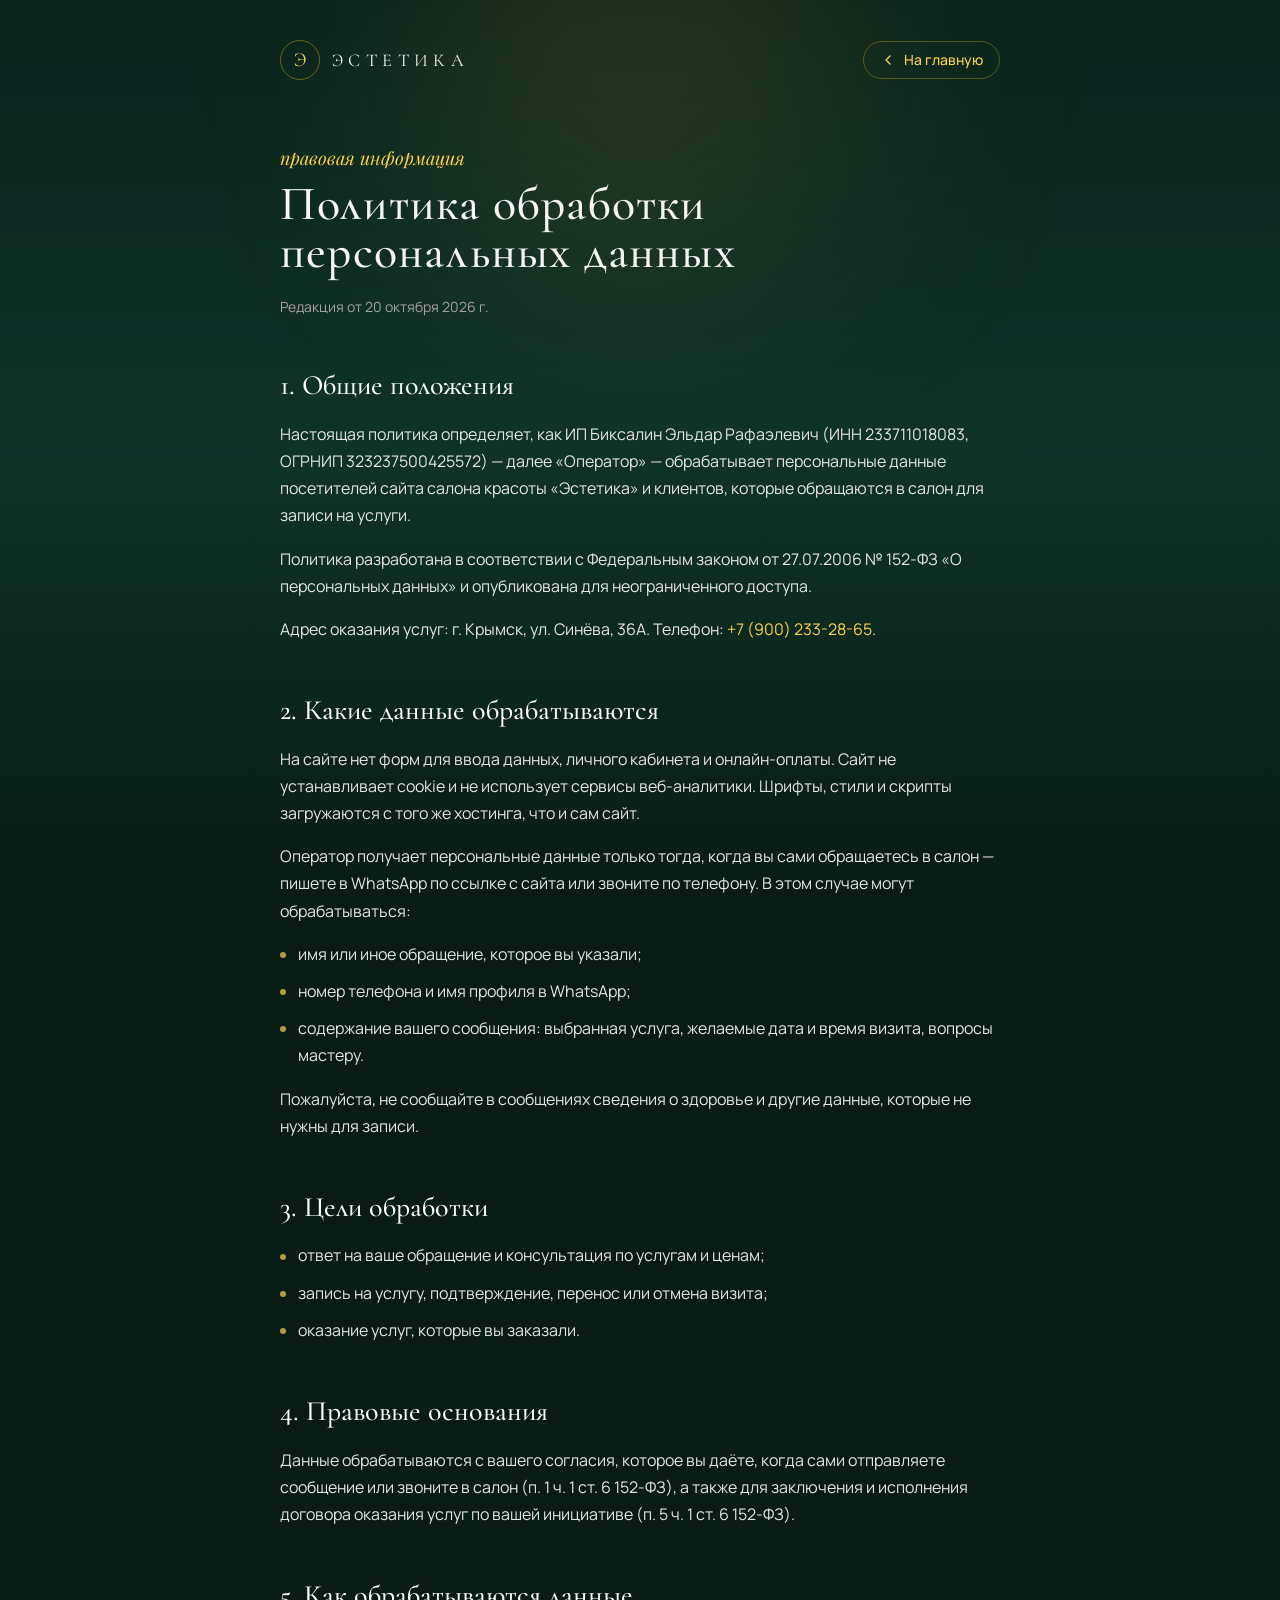
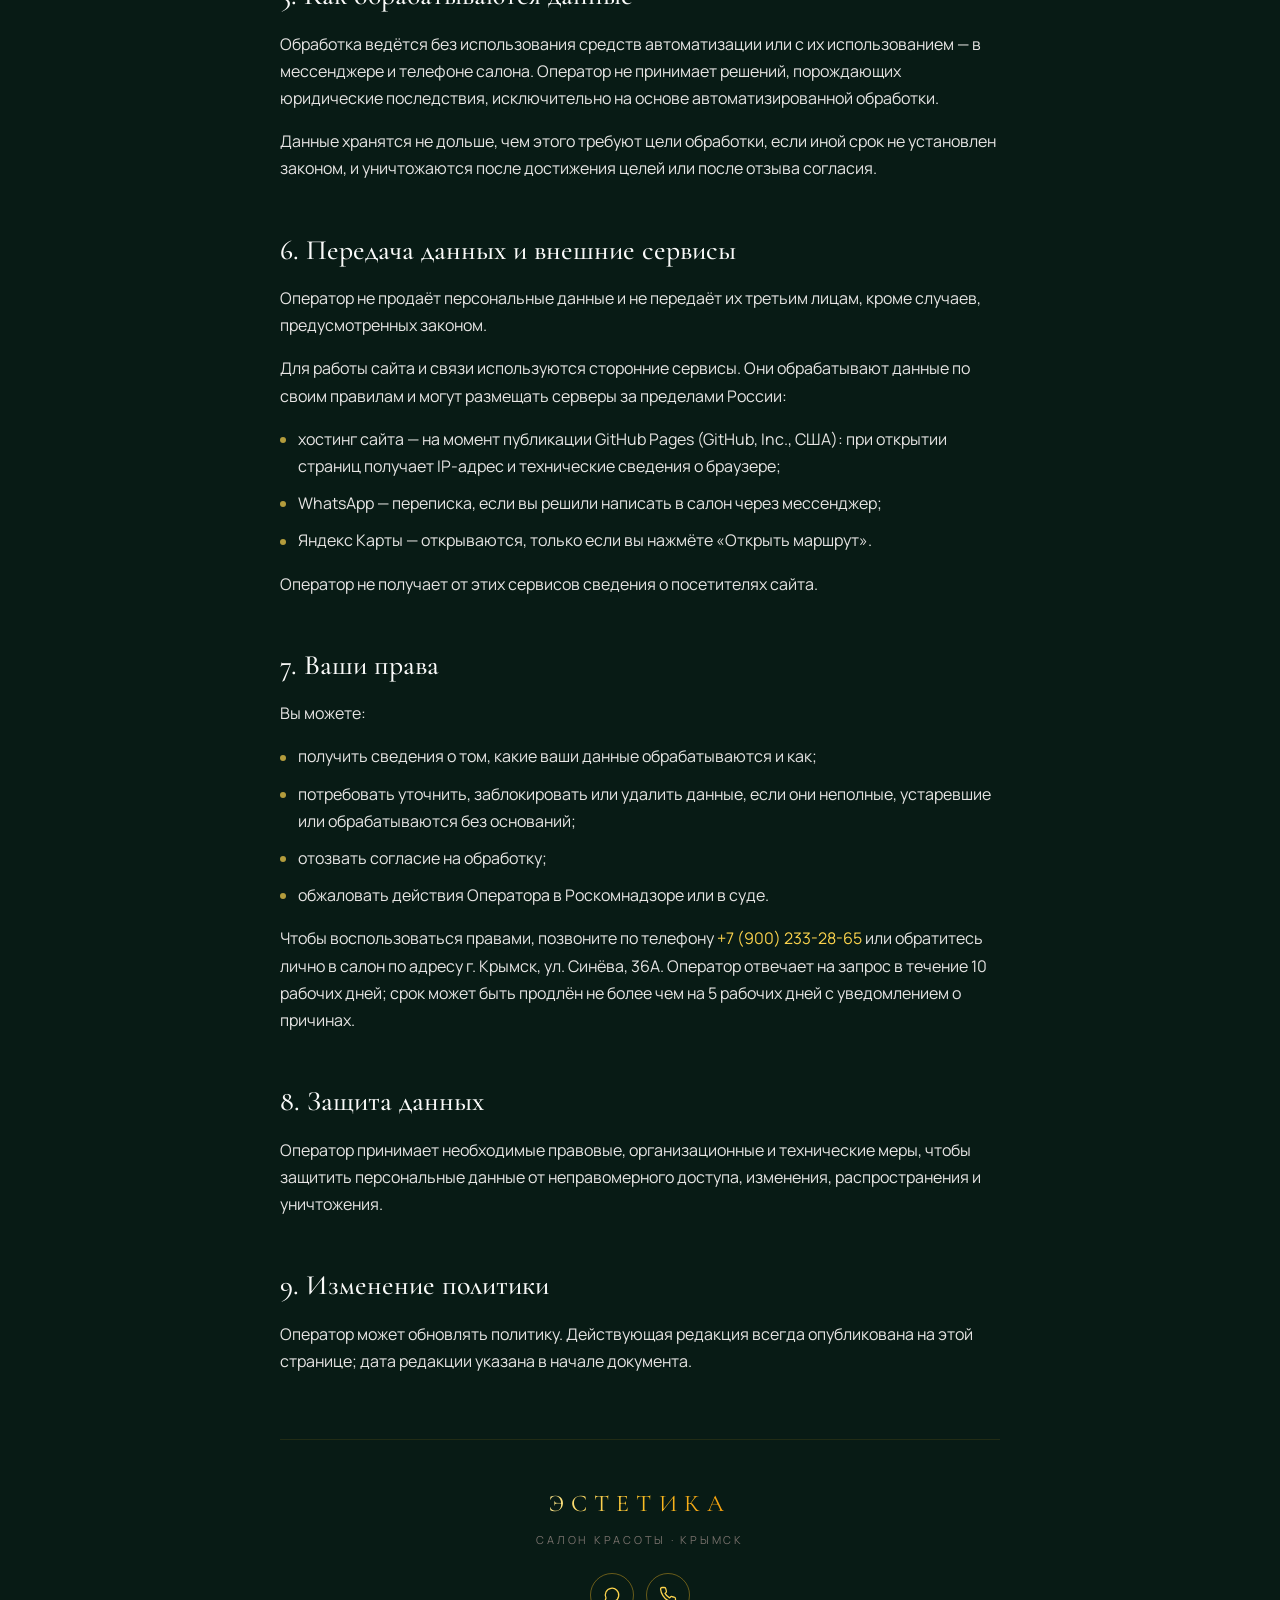
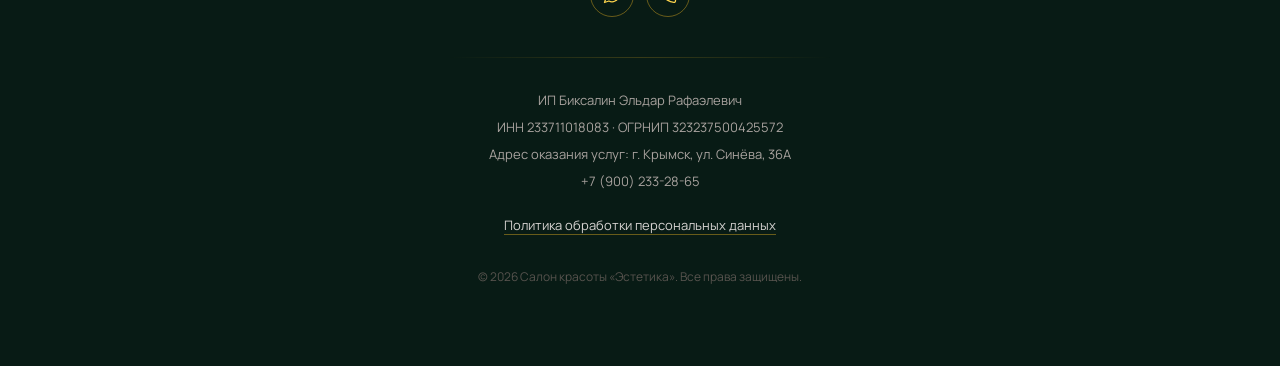
<file: privacy.html>
<!DOCTYPE html>
<html lang="ru">
<head>
  <meta charset="UTF-8">
  <meta name="viewport" content="width=device-width, initial-scale=1.0, viewport-fit=cover">
  <title>Политика обработки персональных данных — салон красоты «Эстетика», Крымск</title>
  <meta name="description" content="Политика обработки персональных данных салона красоты «Эстетика», Крымск.">
  <meta name="theme-color" content="#081b15" />
  <meta name="color-scheme" content="dark" />
  <link rel="preload" href="assets/fonts/manrope.woff" as="font" type="font/woff" crossorigin>
  <link rel="stylesheet" href="assets/css/styles.css">
  <link rel="icon" href="favicon.svg" type="image/svg+xml">
  <link rel="icon" href="assets/icons/favicon-32.png" type="image/png" sizes="32x32">
  <link rel="apple-touch-icon" href="assets/icons/apple-touch-icon.png">
</head>
<body class="min-h-screen font-sans text-stone-100 antialiased selection:bg-amber-300/30">
  <div aria-hidden="true" class="pointer-events-none fixed inset-0 overflow-hidden bg-gradient-to-b from-[#0a231c] via-[#0f3328] to-[#081b15]">
    <div class="absolute -top-40 left-1/2 h-[28rem] w-[28rem] -translate-x-1/2 rounded-full bg-amber-400/10 blur-[120px]"></div>
  </div>

  <div class="relative mx-auto w-full max-w-3xl px-6 pb-16 pt-6 md:pt-10">
    <header class="flex items-center justify-between gap-4">
      <a href="./" class="flex items-center gap-3">
        <span class="flex h-10 w-10 items-center justify-center rounded-full border border-amber-400/40 font-serif text-xl text-amber-300">Э</span>
        <span class="hidden font-serif text-lg tracking-[0.3em] text-stone-100 min-[380px]:inline">ЭСТЕТИКА</span>
      </a>
      <a href="./" class="inline-flex shrink-0 items-center gap-2 rounded-full border border-amber-400/30 px-4 py-2 text-sm font-medium text-amber-300 transition hover:bg-amber-400/10">
        <svg class="h-4 w-4" viewBox="0 0 24 24" fill="none" stroke="currentColor" stroke-width="2" stroke-linecap="round" stroke-linejoin="round" aria-hidden="true"><path d="m15 18-6-6 6-6"/></svg>
        На главную
      </a>
    </header>

    <main class="doc mt-12 md:mt-16">
      <p class="font-italic text-lg italic text-amber-300">правовая информация</p>
      <h1 class="mt-2 font-serif text-[2.1rem] font-medium leading-tight tracking-wide sm:text-4xl md:text-5xl">Политика обработки персональных данных</h1>
      <p class="mt-5 text-[14px] text-stone-400">Редакция от 20 октября 2026 г.</p>
      <h2 id="p1" class="mt-12 font-serif text-2xl font-medium leading-snug text-stone-50 md:text-[1.75rem]">1. Общие положения</h2>
      <p class="mt-4 text-base leading-[1.7] text-stone-200">Настоящая политика определяет, как ИП Биксалин Эльдар Рафаэлевич (ИНН 233711018083, ОГРНИП 323237500425572) — далее «Оператор» — обрабатывает персональные данные посетителей сайта салона красоты «Эстетика» и клиентов, которые обращаются в салон для записи на услуги.</p>
      <p class="mt-4 text-base leading-[1.7] text-stone-200">Политика разработана в соответствии с Федеральным законом от 27.07.2006 № 152-ФЗ «О персональных данных» и опубликована для неограниченного доступа.</p>
      <p class="mt-4 text-base leading-[1.7] text-stone-200">Адрес оказания услуг: г. Крымск, ул. Синёва, 36А. Телефон: <a href="tel:+79002332865" class="text-amber-300 transition hover:text-amber-200">+7 (900) 233-28-65</a>.</p>
      <h2 id="p2" class="mt-12 font-serif text-2xl font-medium leading-snug text-stone-50 md:text-[1.75rem]">2. Какие данные обрабатываются</h2>
      <p class="mt-4 text-base leading-[1.7] text-stone-200">На сайте нет форм для ввода данных, личного кабинета и онлайн-оплаты. Сайт не устанавливает cookie и не использует сервисы веб-аналитики. Шрифты, стили и скрипты загружаются с того же хостинга, что и сам сайт.</p>
      <p class="mt-4 text-base leading-[1.7] text-stone-200">Оператор получает персональные данные только тогда, когда вы сами обращаетесь в салон — пишете в WhatsApp по ссылке с сайта или звоните по телефону. В этом случае могут обрабатываться:</p>
      <ul class="mt-4 space-y-2.5 text-base leading-[1.7] text-stone-200">
        <li class="flex gap-3"><span aria-hidden="true" class="mt-[0.7em] h-1.5 w-1.5 shrink-0 rounded-full bg-amber-300/70"></span><span>имя или иное обращение, которое вы указали;</span></li>
        <li class="flex gap-3"><span aria-hidden="true" class="mt-[0.7em] h-1.5 w-1.5 shrink-0 rounded-full bg-amber-300/70"></span><span>номер телефона и имя профиля в WhatsApp;</span></li>
        <li class="flex gap-3"><span aria-hidden="true" class="mt-[0.7em] h-1.5 w-1.5 shrink-0 rounded-full bg-amber-300/70"></span><span>содержание вашего сообщения: выбранная услуга, желаемые дата и время визита, вопросы мастеру.</span></li>
      </ul>
      <p class="mt-4 text-base leading-[1.7] text-stone-200">Пожалуйста, не сообщайте в сообщениях сведения о здоровье и другие данные, которые не нужны для записи.</p>
      <h2 id="p3" class="mt-12 font-serif text-2xl font-medium leading-snug text-stone-50 md:text-[1.75rem]">3. Цели обработки</h2>
      <ul class="mt-4 space-y-2.5 text-base leading-[1.7] text-stone-200">
        <li class="flex gap-3"><span aria-hidden="true" class="mt-[0.7em] h-1.5 w-1.5 shrink-0 rounded-full bg-amber-300/70"></span><span>ответ на ваше обращение и консультация по услугам и ценам;</span></li>
        <li class="flex gap-3"><span aria-hidden="true" class="mt-[0.7em] h-1.5 w-1.5 shrink-0 rounded-full bg-amber-300/70"></span><span>запись на услугу, подтверждение, перенос или отмена визита;</span></li>
        <li class="flex gap-3"><span aria-hidden="true" class="mt-[0.7em] h-1.5 w-1.5 shrink-0 rounded-full bg-amber-300/70"></span><span>оказание услуг, которые вы заказали.</span></li>
      </ul>
      <h2 id="p4" class="mt-12 font-serif text-2xl font-medium leading-snug text-stone-50 md:text-[1.75rem]">4. Правовые основания</h2>
      <p class="mt-4 text-base leading-[1.7] text-stone-200">Данные обрабатываются с вашего согласия, которое вы даёте, когда сами отправляете сообщение или звоните в салон (п. 1 ч. 1 ст. 6 152-ФЗ), а также для заключения и исполнения договора оказания услуг по вашей инициативе (п. 5 ч. 1 ст. 6 152-ФЗ).</p>
      <h2 id="p5" class="mt-12 font-serif text-2xl font-medium leading-snug text-stone-50 md:text-[1.75rem]">5. Как обрабатываются данные</h2>
      <p class="mt-4 text-base leading-[1.7] text-stone-200">Обработка ведётся без использования средств автоматизации или с их использованием — в мессенджере и телефоне салона. Оператор не принимает решений, порождающих юридические последствия, исключительно на основе автоматизированной обработки.</p>
      <p class="mt-4 text-base leading-[1.7] text-stone-200">Данные хранятся не дольше, чем этого требуют цели обработки, если иной срок не установлен законом, и уничтожаются после достижения целей или после отзыва согласия.</p>
      <h2 id="p6" class="mt-12 font-serif text-2xl font-medium leading-snug text-stone-50 md:text-[1.75rem]">6. Передача данных и внешние сервисы</h2>
      <p class="mt-4 text-base leading-[1.7] text-stone-200">Оператор не продаёт персональные данные и не передаёт их третьим лицам, кроме случаев, предусмотренных законом.</p>
      <p class="mt-4 text-base leading-[1.7] text-stone-200">Для работы сайта и связи используются сторонние сервисы. Они обрабатывают данные по своим правилам и могут размещать серверы за пределами России:</p>
      <ul class="mt-4 space-y-2.5 text-base leading-[1.7] text-stone-200">
        <li class="flex gap-3"><span aria-hidden="true" class="mt-[0.7em] h-1.5 w-1.5 shrink-0 rounded-full bg-amber-300/70"></span><span>хостинг сайта — на момент публикации GitHub Pages (GitHub, Inc., США): при открытии страниц получает IP-адрес и технические сведения о браузере;</span></li>
        <li class="flex gap-3"><span aria-hidden="true" class="mt-[0.7em] h-1.5 w-1.5 shrink-0 rounded-full bg-amber-300/70"></span><span>WhatsApp — переписка, если вы решили написать в салон через мессенджер;</span></li>
        <li class="flex gap-3"><span aria-hidden="true" class="mt-[0.7em] h-1.5 w-1.5 shrink-0 rounded-full bg-amber-300/70"></span><span>Яндекс Карты — открываются, только если вы нажмёте «Открыть маршрут».</span></li>
      </ul>
      <p class="mt-4 text-base leading-[1.7] text-stone-200">Оператор не получает от этих сервисов сведения о посетителях сайта.</p>
      <h2 id="p7" class="mt-12 font-serif text-2xl font-medium leading-snug text-stone-50 md:text-[1.75rem]">7. Ваши права</h2>
      <p class="mt-4 text-base leading-[1.7] text-stone-200">Вы можете:</p>
      <ul class="mt-4 space-y-2.5 text-base leading-[1.7] text-stone-200">
        <li class="flex gap-3"><span aria-hidden="true" class="mt-[0.7em] h-1.5 w-1.5 shrink-0 rounded-full bg-amber-300/70"></span><span>получить сведения о том, какие ваши данные обрабатываются и как;</span></li>
        <li class="flex gap-3"><span aria-hidden="true" class="mt-[0.7em] h-1.5 w-1.5 shrink-0 rounded-full bg-amber-300/70"></span><span>потребовать уточнить, заблокировать или удалить данные, если они неполные, устаревшие или обрабатываются без оснований;</span></li>
        <li class="flex gap-3"><span aria-hidden="true" class="mt-[0.7em] h-1.5 w-1.5 shrink-0 rounded-full bg-amber-300/70"></span><span>отозвать согласие на обработку;</span></li>
        <li class="flex gap-3"><span aria-hidden="true" class="mt-[0.7em] h-1.5 w-1.5 shrink-0 rounded-full bg-amber-300/70"></span><span>обжаловать действия Оператора в Роскомнадзоре или в суде.</span></li>
      </ul>
      <p class="mt-4 text-base leading-[1.7] text-stone-200">Чтобы воспользоваться правами, позвоните по телефону <a href="tel:+79002332865" class="text-amber-300 transition hover:text-amber-200">+7 (900) 233-28-65</a> или обратитесь лично в салон по адресу г. Крымск, ул. Синёва, 36А. Оператор отвечает на запрос в течение 10 рабочих дней; срок может быть продлён не более чем на 5 рабочих дней с уведомлением о причинах.</p>
      <h2 id="p8" class="mt-12 font-serif text-2xl font-medium leading-snug text-stone-50 md:text-[1.75rem]">8. Защита данных</h2>
      <p class="mt-4 text-base leading-[1.7] text-stone-200">Оператор принимает необходимые правовые, организационные и технические меры, чтобы защитить персональные данные от неправомерного доступа, изменения, распространения и уничтожения.</p>
      <h2 id="p9" class="mt-12 font-serif text-2xl font-medium leading-snug text-stone-50 md:text-[1.75rem]">9. Изменение политики</h2>
      <p class="mt-4 text-base leading-[1.7] text-stone-200">Оператор может обновлять политику. Действующая редакция всегда опубликована на этой странице; дата редакции указана в начале документа.</p>
    </main>

    <footer class="mt-16 border-t border-amber-400/10 pb-4 pt-12 text-center">
      <a href="./" class="inline-block font-serif text-2xl tracking-[0.3em] text-gold">ЭСТЕТИКА</a>
      <p class="mt-3 text-[11px] uppercase tracking-[0.25em] text-stone-500">Салон красоты · Крымск</p>

      <div class="mt-6 flex justify-center gap-3">
        <a href="https://wa.me/79002332865?text=%D0%97%D0%B4%D1%80%D0%B0%D0%B2%D1%81%D1%82%D0%B2%D1%83%D0%B9%D1%82%D0%B5!%20%D0%A5%D0%BE%D1%87%D1%83%20%D0%B7%D0%B0%D0%BF%D0%B8%D1%81%D0%B0%D1%82%D1%8C%D1%81%D1%8F%20%D0%B2%20%C2%AB%D0%AD%D1%81%D1%82%D0%B5%D1%82%D0%B8%D0%BA%D1%83%C2%BB" target="_blank" rel="noopener" aria-label="Написать в WhatsApp" class="flex h-11 w-11 items-center justify-center rounded-full border border-amber-400/40 text-amber-300 transition hover:border-amber-300 hover:bg-amber-400/10">
          <svg class="h-[18px] w-[18px]" viewBox="0 0 24 24" fill="none" stroke="currentColor" stroke-width="1.7" stroke-linecap="round" stroke-linejoin="round" aria-hidden="true"><path d="M7.9 20A9 9 0 1 0 4 16.1L2 22Z"/></svg>
        </a>
        <a href="tel:+79002332865" aria-label="Позвонить" class="flex h-11 w-11 items-center justify-center rounded-full border border-amber-400/40 text-amber-300 transition hover:border-amber-300 hover:bg-amber-400/10">
          <svg class="h-[18px] w-[18px]" viewBox="0 0 24 24" fill="none" stroke="currentColor" stroke-width="1.7" stroke-linecap="round" stroke-linejoin="round" aria-hidden="true"><path d="M22 16.9v3a2 2 0 0 1-2.2 2 19.8 19.8 0 0 1-8.6-3.1 19.5 19.5 0 0 1-6-6A19.8 19.8 0 0 1 2.1 4.2 2 2 0 0 1 4.1 2h3a2 2 0 0 1 2 1.7c.1 1 .4 1.9.7 2.8a2 2 0 0 1-.5 2.1L8 9.9a16 16 0 0 0 6 6l1.3-1.3a2 2 0 0 1 2.1-.5c.9.3 1.8.6 2.8.7a2 2 0 0 1 1.7 2Z"/></svg>
        </a>
      </div>

      <div class="mx-auto mt-10 h-px w-full max-w-sm bg-gradient-to-r from-transparent via-amber-400/20 to-transparent"></div>

      <div class="mt-8 space-y-1.5 text-[13px] leading-relaxed text-stone-400">
        <p>ИП Биксалин Эльдар Рафаэлевич</p>
        <p>ИНН 233711018083 · ОГРНИП 323237500425572</p>
        <p>Адрес оказания услуг: г. Крымск, ул. Синёва, 36А</p>
        <p><a href="tel:+79002332865" class="transition hover:text-amber-300">+7 (900) 233-28-65</a></p>
      </div>

      <a href="privacy.html" class="mt-6 inline-block text-[13px] text-stone-300 underline decoration-amber-400/40 underline-offset-4 transition hover:text-amber-300 hover:decoration-amber-300">Политика обработки персональных данных</a>

      <p class="mt-8 text-[12px] text-stone-600">© <span class="js-year">2026</span> Салон красоты «Эстетика». Все права защищены.</p>
    </footer>
  </div>
  <script>document.querySelectorAll('.js-year').forEach(el => el.textContent = new Date().getFullYear());</script>
</body>
</html>
</file>
<file: assets/css/styles.css>
*,:after,:before{--tw-border-spacing-x:0;--tw-border-spacing-y:0;--tw-translate-x:0;--tw-translate-y:0;--tw-rotate:0;--tw-skew-x:0;--tw-skew-y:0;--tw-scale-x:1;--tw-scale-y:1;--tw-pan-x: ;--tw-pan-y: ;--tw-pinch-zoom: ;--tw-scroll-snap-strictness:proximity;--tw-gradient-from-position: ;--tw-gradient-via-position: ;--tw-gradient-to-position: ;--tw-ordinal: ;--tw-slashed-zero: ;--tw-numeric-figure: ;--tw-numeric-spacing: ;--tw-numeric-fraction: ;--tw-ring-inset: ;--tw-ring-offset-width:0px;--tw-ring-offset-color:#fff;--tw-ring-color:rgba(59,130,246,.5);--tw-ring-offset-shadow:0 0 #0000;--tw-ring-shadow:0 0 #0000;--tw-shadow:0 0 #0000;--tw-shadow-colored:0 0 #0000;--tw-blur: ;--tw-brightness: ;--tw-contrast: ;--tw-grayscale: ;--tw-hue-rotate: ;--tw-invert: ;--tw-saturate: ;--tw-sepia: ;--tw-drop-shadow: ;--tw-backdrop-blur: ;--tw-backdrop-brightness: ;--tw-backdrop-contrast: ;--tw-backdrop-grayscale: ;--tw-backdrop-hue-rotate: ;--tw-backdrop-invert: ;--tw-backdrop-opacity: ;--tw-backdrop-saturate: ;--tw-backdrop-sepia: ;--tw-contain-size: ;--tw-contain-layout: ;--tw-contain-paint: ;--tw-contain-style: }::backdrop{--tw-border-spacing-x:0;--tw-border-spacing-y:0;--tw-translate-x:0;--tw-translate-y:0;--tw-rotate:0;--tw-skew-x:0;--tw-skew-y:0;--tw-scale-x:1;--tw-scale-y:1;--tw-pan-x: ;--tw-pan-y: ;--tw-pinch-zoom: ;--tw-scroll-snap-strictness:proximity;--tw-gradient-from-position: ;--tw-gradient-via-position: ;--tw-gradient-to-position: ;--tw-ordinal: ;--tw-slashed-zero: ;--tw-numeric-figure: ;--tw-numeric-spacing: ;--tw-numeric-fraction: ;--tw-ring-inset: ;--tw-ring-offset-width:0px;--tw-ring-offset-color:#fff;--tw-ring-color:rgba(59,130,246,.5);--tw-ring-offset-shadow:0 0 #0000;--tw-ring-shadow:0 0 #0000;--tw-shadow:0 0 #0000;--tw-shadow-colored:0 0 #0000;--tw-blur: ;--tw-brightness: ;--tw-contrast: ;--tw-grayscale: ;--tw-hue-rotate: ;--tw-invert: ;--tw-saturate: ;--tw-sepia: ;--tw-drop-shadow: ;--tw-backdrop-blur: ;--tw-backdrop-brightness: ;--tw-backdrop-contrast: ;--tw-backdrop-grayscale: ;--tw-backdrop-hue-rotate: ;--tw-backdrop-invert: ;--tw-backdrop-opacity: ;--tw-backdrop-saturate: ;--tw-backdrop-sepia: ;--tw-contain-size: ;--tw-contain-layout: ;--tw-contain-paint: ;--tw-contain-style: }/*! tailwindcss v3.4.17 | MIT License | https://tailwindcss.com*/*,:after,:before{border:0 solid #e5e7eb;box-sizing:border-box}:after,:before{--tw-content:""}:host,html{line-height:1.5;-webkit-text-size-adjust:100%;font-family:Manrope,system-ui,-apple-system,Segoe UI,Roboto,sans-serif;font-feature-settings:normal;font-variation-settings:normal;-moz-tab-size:4;-o-tab-size:4;tab-size:4;-webkit-tap-highlight-color:transparent}body{line-height:inherit;margin:0}hr{border-top-width:1px;color:inherit;height:0}abbr:where([title]){-webkit-text-decoration:underline dotted;text-decoration:underline dotted}h1,h2,h3,h4,h5,h6{font-size:inherit;font-weight:inherit}a{color:inherit;text-decoration:inherit}b,strong{font-weight:bolder}code,kbd,pre,samp{font-family:ui-monospace,SFMono-Regular,Menlo,Monaco,Consolas,Liberation Mono,Courier New,monospace;font-feature-settings:normal;font-size:1em;font-variation-settings:normal}small{font-size:80%}sub,sup{font-size:75%;line-height:0;position:relative;vertical-align:baseline}sub{bottom:-.25em}sup{top:-.5em}table{border-collapse:collapse;border-color:inherit;text-indent:0}button,input,optgroup,select,textarea{color:inherit;font-family:inherit;font-feature-settings:inherit;font-size:100%;font-variation-settings:inherit;font-weight:inherit;letter-spacing:inherit;line-height:inherit;margin:0;padding:0}button,select{text-transform:none}button,input:where([type=button]),input:where([type=reset]),input:where([type=submit]){-webkit-appearance:button;background-color:transparent;background-image:none}:-moz-focusring{outline:auto}:-moz-ui-invalid{box-shadow:none}progress{vertical-align:baseline}::-webkit-inner-spin-button,::-webkit-outer-spin-button{height:auto}[type=search]{-webkit-appearance:textfield;outline-offset:-2px}::-webkit-search-decoration{-webkit-appearance:none}::-webkit-file-upload-button{-webkit-appearance:button;font:inherit}summary{display:list-item}blockquote,dd,dl,figure,h1,h2,h3,h4,h5,h6,hr,p,pre{margin:0}fieldset{margin:0}fieldset,legend{padding:0}menu,ol,ul{list-style:none;margin:0;padding:0}dialog{padding:0}textarea{resize:vertical}input::-moz-placeholder,textarea::-moz-placeholder{color:#9ca3af;opacity:1}input::placeholder,textarea::placeholder{color:#9ca3af;opacity:1}[role=button],button{cursor:pointer}:disabled{cursor:default}audio,canvas,embed,iframe,img,object,svg,video{display:block;vertical-align:middle}img,video{height:auto;max-width:100%}[hidden]:where(:not([hidden=until-found])){display:none}.pointer-events-none{pointer-events:none}.visible{visibility:visible}.fixed{position:fixed}.absolute{position:absolute}.relative{position:relative}.inset-0{inset:0}.inset-x-0{left:0;right:0}.inset-y-0{bottom:0;top:0}.-left-32{left:-8rem}.-right-16{right:-4rem}.-right-8{right:-2rem}.-top-16{top:-4rem}.-top-40{top:-10rem}.-top-8{top:-2rem}.bottom-0{bottom:0}.bottom-3{bottom:.75rem}.bottom-4{bottom:1rem}.left-0{left:0}.left-1\/2{left:50%}.left-3{left:.75rem}.left-4{left:1rem}.right-0{right:0}.right-3{right:.75rem}.top-1\/2{top:50%}.top-3{top:.75rem}.z-40{z-index:40}.z-50{z-index:50}.col-span-2{grid-column:span 2/span 2}.-m-3{margin:-.75rem}.-mx-6{margin-left:-1.5rem;margin-right:-1.5rem}.mx-auto{margin-left:auto;margin-right:auto}.my-7{margin-bottom:1.75rem;margin-top:1.75rem}.mb-3{margin-bottom:.75rem}.mt-0\.5{margin-top:.125rem}.mt-1\.5{margin-top:.375rem}.mt-10{margin-top:2.5rem}.mt-12{margin-top:3rem}.mt-16{margin-top:4rem}.mt-2{margin-top:.5rem}.mt-3{margin-top:.75rem}.mt-4{margin-top:1rem}.mt-5{margin-top:1.25rem}.mt-6{margin-top:1.5rem}.mt-8{margin-top:2rem}.mt-9{margin-top:2.25rem}.mt-\[0\.7em\]{margin-top:.7em}.block{display:block}.inline-block{display:inline-block}.flex{display:flex}.inline-flex{display:inline-flex}.grid{display:grid}.hidden{display:none}.aspect-\[16\/10\]{aspect-ratio:16/10}.aspect-\[3\/4\]{aspect-ratio:3/4}.aspect-\[4\/5\]{aspect-ratio:4/5}.h-1\.5{height:.375rem}.h-10{height:2.5rem}.h-11{height:2.75rem}.h-12{height:3rem}.h-2\/5{height:40%}.h-3\.5{height:.875rem}.h-32{height:8rem}.h-4{height:1rem}.h-48{height:12rem}.h-5{height:1.25rem}.h-6{height:1.5rem}.h-80{height:20rem}.h-\[18px\]{height:18px}.h-\[28rem\]{height:28rem}.h-\[3px\]{height:3px}.h-full{height:100%}.h-px{height:1px}.min-h-screen{min-height:100vh}.w-0{width:0}.w-1\.5{width:.375rem}.w-10{width:2.5rem}.w-11{width:2.75rem}.w-12{width:3rem}.w-3\.5{width:.875rem}.w-32{width:8rem}.w-4{width:1rem}.w-40{width:10rem}.w-48{width:12rem}.w-5{width:1.25rem}.w-6{width:1.5rem}.w-80{width:20rem}.w-\[18px\]{width:18px}.w-\[28rem\]{width:28rem}.w-full{width:100%}.min-w-0{min-width:0}.min-w-\[4\.5rem\]{min-width:4.5rem}.max-w-3xl{max-width:48rem}.max-w-6xl{max-width:72rem}.max-w-md{max-width:28rem}.max-w-sm{max-width:24rem}.flex-1{flex:1 1 0%}.shrink-0{flex-shrink:0}.-translate-x-1\/2{--tw-translate-x:-50%}.-translate-x-1\/2,.-translate-y-1\/2{transform:translate(var(--tw-translate-x),var(--tw-translate-y)) rotate(var(--tw-rotate)) skewX(var(--tw-skew-x)) skewY(var(--tw-skew-y)) scaleX(var(--tw-scale-x)) scaleY(var(--tw-scale-y))}.-translate-y-1\/2{--tw-translate-y:-50%}.scale-110{--tw-scale-x:1.1;--tw-scale-y:1.1}.scale-110,.transform{transform:translate(var(--tw-translate-x),var(--tw-translate-y)) rotate(var(--tw-rotate)) skewX(var(--tw-skew-x)) skewY(var(--tw-skew-y)) scaleX(var(--tw-scale-x)) scaleY(var(--tw-scale-y))}@keyframes ping{75%,to{opacity:0;transform:scale(2)}}.animate-ping{animation:ping 1s cubic-bezier(0,0,.2,1) infinite}.resize{resize:both}.snap-x{scroll-snap-type:x var(--tw-scroll-snap-strictness)}.snap-start{scroll-snap-align:start}.scroll-mt-6{scroll-margin-top:1.5rem}.grid-cols-1{grid-template-columns:repeat(1,minmax(0,1fr))}.grid-cols-2{grid-template-columns:repeat(2,minmax(0,1fr))}.grid-cols-\[minmax\(0\2c 1fr\)_auto\]{grid-template-columns:minmax(0,1fr) auto}.flex-col{flex-direction:column}.flex-wrap{flex-wrap:wrap}.items-start{align-items:flex-start}.items-center{align-items:center}.items-stretch{align-items:stretch}.justify-center{justify-content:center}.justify-between{justify-content:space-between}.gap-0\.5{gap:.125rem}.gap-10{gap:2.5rem}.gap-12{gap:3rem}.gap-2{gap:.5rem}.gap-2\.5{gap:.625rem}.gap-3{gap:.75rem}.gap-4{gap:1rem}.gap-6{gap:1.5rem}.gap-x-4{-moz-column-gap:1rem;column-gap:1rem}.space-y-1\.5>:not([hidden])~:not([hidden]){--tw-space-y-reverse:0;margin-bottom:calc(.375rem*var(--tw-space-y-reverse));margin-top:calc(.375rem*(1 - var(--tw-space-y-reverse)))}.space-y-2\.5>:not([hidden])~:not([hidden]){--tw-space-y-reverse:0;margin-bottom:calc(.625rem*var(--tw-space-y-reverse));margin-top:calc(.625rem*(1 - var(--tw-space-y-reverse)))}.space-y-4>:not([hidden])~:not([hidden]){--tw-space-y-reverse:0;margin-bottom:calc(1rem*var(--tw-space-y-reverse));margin-top:calc(1rem*(1 - var(--tw-space-y-reverse)))}.space-y-7>:not([hidden])~:not([hidden]){--tw-space-y-reverse:0;margin-bottom:calc(1.75rem*var(--tw-space-y-reverse));margin-top:calc(1.75rem*(1 - var(--tw-space-y-reverse)))}.overflow-hidden{overflow:hidden}.overflow-x-auto{overflow-x:auto}.truncate{overflow:hidden;text-overflow:ellipsis}.truncate,.whitespace-nowrap{white-space:nowrap}.rounded-2xl{border-radius:1rem}.rounded-3xl{border-radius:1.5rem}.rounded-\[1\.75rem\]{border-radius:1.75rem}.rounded-full{border-radius:9999px}.rounded-lg{border-radius:.5rem}.rounded-xl{border-radius:.75rem}.border{border-width:1px}.border-b{border-bottom-width:1px}.border-t{border-top-width:1px}.border-amber-400\/10{border-color:rgba(251,191,36,.1)}.border-amber-400\/15{border-color:rgba(251,191,36,.15)}.border-amber-400\/20{border-color:rgba(251,191,36,.2)}.border-amber-400\/25{border-color:rgba(251,191,36,.25)}.border-amber-400\/30{border-color:rgba(251,191,36,.3)}.border-amber-400\/40{border-color:rgba(251,191,36,.4)}.border-amber-500\/20{border-color:rgba(245,158,11,.2)}.border-stone-100\/10{border-color:hsla(60,5%,96%,.1)}.border-transparent{border-color:transparent}.bg-\[\#081b15\]\/75{background-color:rgba(8,27,21,.75)}.bg-\[\#0a231c\]\/70{background-color:rgba(10,35,28,.7)}.bg-\[\#0a231c\]\/80{background-color:rgba(10,35,28,.8)}.bg-\[\#0a231c\]\/90{background-color:rgba(10,35,28,.9)}.bg-amber-300\/70{background-color:rgba(252,211,77,.7)}.bg-amber-400{--tw-bg-opacity:1;background-color:rgb(251 191 36/var(--tw-bg-opacity,1))}.bg-amber-400\/10{background-color:rgba(251,191,36,.1)}.bg-amber-400\/20{background-color:rgba(251,191,36,.2)}.bg-emerald-500\/10{background-color:rgba(16,185,129,.1)}.bg-emerald-950\/40{background-color:rgba(2,44,34,.4)}.bg-emerald-950\/70{background-color:rgba(2,44,34,.7)}.bg-stone-100\/15{background-color:hsla(60,5%,96%,.15)}.bg-gradient-to-b{background-image:linear-gradient(to bottom,var(--tw-gradient-stops))}.bg-gradient-to-br{background-image:linear-gradient(to bottom right,var(--tw-gradient-stops))}.bg-gradient-to-l{background-image:linear-gradient(to left,var(--tw-gradient-stops))}.bg-gradient-to-r{background-image:linear-gradient(to right,var(--tw-gradient-stops))}.bg-gradient-to-t{background-image:linear-gradient(to top,var(--tw-gradient-stops))}.from-\[\#081b15\]\/85{--tw-gradient-from:rgba(8,27,21,.85) var(--tw-gradient-from-position);--tw-gradient-to:rgba(8,27,21,0) var(--tw-gradient-to-position);--tw-gradient-stops:var(--tw-gradient-from),var(--tw-gradient-to)}.from-\[\#0a231c\]{--tw-gradient-from:#0a231c var(--tw-gradient-from-position);--tw-gradient-to:rgba(10,35,28,0) var(--tw-gradient-to-position);--tw-gradient-stops:var(--tw-gradient-from),var(--tw-gradient-to)}.from-\[\#0a231c\]\/80{--tw-gradient-from:rgba(10,35,28,.8) var(--tw-gradient-from-position);--tw-gradient-to:rgba(10,35,28,0) var(--tw-gradient-to-position);--tw-gradient-stops:var(--tw-gradient-from),var(--tw-gradient-to)}.from-amber-200{--tw-gradient-from:#fde68a var(--tw-gradient-from-position);--tw-gradient-to:hsla(48,97%,77%,0) var(--tw-gradient-to-position);--tw-gradient-stops:var(--tw-gradient-from),var(--tw-gradient-to)}.from-transparent{--tw-gradient-from:transparent var(--tw-gradient-from-position);--tw-gradient-to:transparent var(--tw-gradient-to-position);--tw-gradient-stops:var(--tw-gradient-from),var(--tw-gradient-to)}.via-\[\#0f3328\]{--tw-gradient-to:rgba(15,51,40,0) var(--tw-gradient-to-position);--tw-gradient-stops:var(--tw-gradient-from),#0f3328 var(--tw-gradient-via-position),var(--tw-gradient-to)}.via-amber-400{--tw-gradient-to:rgba(251,191,36,0) var(--tw-gradient-to-position);--tw-gradient-stops:var(--tw-gradient-from),#fbbf24 var(--tw-gradient-via-position),var(--tw-gradient-to)}.via-amber-400\/20{--tw-gradient-to:rgba(251,191,36,0) var(--tw-gradient-to-position);--tw-gradient-stops:var(--tw-gradient-from),rgba(251,191,36,.2) var(--tw-gradient-via-position),var(--tw-gradient-to)}.via-transparent{--tw-gradient-to:transparent var(--tw-gradient-to-position);--tw-gradient-stops:var(--tw-gradient-from),transparent var(--tw-gradient-via-position),var(--tw-gradient-to)}.to-\[\#081b15\]{--tw-gradient-to:#081b15 var(--tw-gradient-to-position)}.to-amber-400\/60{--tw-gradient-to:rgba(251,191,36,.6) var(--tw-gradient-to-position)}.to-amber-500{--tw-gradient-to:#f59e0b var(--tw-gradient-to-position)}.to-transparent{--tw-gradient-to:transparent var(--tw-gradient-to-position)}.bg-fixed{background-attachment:fixed}.object-cover{-o-object-fit:cover;object-fit:cover}.object-\[50\%_25\%\]{-o-object-position:50% 25%;object-position:50% 25%}.object-\[50\%_35\%\]{-o-object-position:50% 35%;object-position:50% 35%}.object-\[50\%_40\%\]{-o-object-position:50% 40%;object-position:50% 40%}.object-\[50\%_45\%\]{-o-object-position:50% 45%;object-position:50% 45%}.p-3{padding:.75rem}.p-5{padding:1.25rem}.p-6{padding:1.5rem}.p-7{padding:1.75rem}.px-3{padding-left:.75rem;padding-right:.75rem}.px-3\.5{padding-left:.875rem;padding-right:.875rem}.px-4{padding-left:1rem;padding-right:1rem}.px-5{padding-left:1.25rem;padding-right:1.25rem}.px-6{padding-left:1.5rem;padding-right:1.5rem}.px-7{padding-left:1.75rem;padding-right:1.75rem}.px-8{padding-left:2rem;padding-right:2rem}.py-1{padding-bottom:.25rem;padding-top:.25rem}.py-1\.5{padding-bottom:.375rem;padding-top:.375rem}.py-16{padding-bottom:4rem;padding-top:4rem}.py-2{padding-bottom:.5rem;padding-top:.5rem}.py-2\.5{padding-bottom:.625rem;padding-top:.625rem}.py-3{padding-bottom:.75rem;padding-top:.75rem}.py-3\.5{padding-bottom:.875rem;padding-top:.875rem}.py-4{padding-bottom:1rem;padding-top:1rem}.py-5{padding-bottom:1.25rem;padding-top:1.25rem}.pb-1{padding-bottom:.25rem}.pb-16{padding-bottom:4rem}.pb-4{padding-bottom:1rem}.pb-44{padding-bottom:11rem}.pb-5{padding-bottom:1.25rem}.pb-6{padding-bottom:1.5rem}.pb-\[max\(0\.75rem\2c env\(safe-area-inset-bottom\)\)\]{padding-bottom:max(.75rem,env(safe-area-inset-bottom))}.pt-12{padding-top:3rem}.pt-5{padding-top:1.25rem}.pt-6{padding-top:1.5rem}.pt-8{padding-top:2rem}.text-center{text-align:center}.font-italic{font-family:Playfair Display,Georgia,serif}.font-sans{font-family:Manrope,system-ui,-apple-system,Segoe UI,Roboto,sans-serif}.font-script{font-family:Marck Script,cursive}.font-serif{font-family:Cormorant Garamond,Georgia,serif}.text-2xl{font-size:1.5rem;line-height:2rem}.text-3xl{font-size:1.875rem;line-height:2.25rem}.text-4xl{font-size:2.25rem;line-height:2.5rem}.text-\[1\.875rem\]{font-size:1.875rem}.text-\[10px\]{font-size:10px}.text-\[11px\]{font-size:11px}.text-\[12px\]{font-size:12px}.text-\[13px\]{font-size:13px}.text-\[14px\]{font-size:14px}.text-\[15px\]{font-size:15px}.text-\[17px\]{font-size:17px}.text-\[2\.1rem\]{font-size:2.1rem}.text-\[2\.7rem\]{font-size:2.7rem}.text-\[9px\]{font-size:9px}.text-base{font-size:1rem;line-height:1.5rem}.text-lg{font-size:1.125rem;line-height:1.75rem}.text-sm{font-size:.875rem;line-height:1.25rem}.text-xl{font-size:1.25rem;line-height:1.75rem}.text-xs{font-size:.75rem;line-height:1rem}.font-medium{font-weight:500}.font-semibold{font-weight:600}.uppercase{text-transform:uppercase}.italic{font-style:italic}.tabular-nums{--tw-numeric-spacing:tabular-nums;font-variant-numeric:var(--tw-ordinal) var(--tw-slashed-zero) var(--tw-numeric-figure) var(--tw-numeric-spacing) var(--tw-numeric-fraction)}.leading-\[1\.45\]{line-height:1.45}.leading-\[1\.4\]{line-height:1.4}.leading-\[1\.7\]{line-height:1.7}.leading-none{line-height:1}.leading-relaxed{line-height:1.625}.leading-snug{line-height:1.375}.leading-tight{line-height:1.25}.tracking-\[0\.06em\]{letter-spacing:.06em}.tracking-\[0\.12em\]{letter-spacing:.12em}.tracking-\[0\.14em\]{letter-spacing:.14em}.tracking-\[0\.1em\]{letter-spacing:.1em}.tracking-\[0\.25em\]{letter-spacing:.25em}.tracking-\[0\.3em\]{letter-spacing:.3em}.tracking-wide{letter-spacing:.025em}.text-\[\#0a231c\]{--tw-text-opacity:1;color:rgb(10 35 28/var(--tw-text-opacity,1))}.text-amber-200{--tw-text-opacity:1;color:rgb(253 230 138/var(--tw-text-opacity,1))}.text-amber-300{--tw-text-opacity:1;color:rgb(252 211 77/var(--tw-text-opacity,1))}.text-amber-300\/60{color:rgba(252,211,77,.6)}.text-amber-400\/15{color:rgba(251,191,36,.15)}.text-amber-400\/60{color:rgba(251,191,36,.6)}.text-stone-100{--tw-text-opacity:1;color:rgb(245 245 244/var(--tw-text-opacity,1))}.text-stone-200{--tw-text-opacity:1;color:rgb(231 229 228/var(--tw-text-opacity,1))}.text-stone-300{--tw-text-opacity:1;color:rgb(214 211 209/var(--tw-text-opacity,1))}.text-stone-400{--tw-text-opacity:1;color:rgb(168 162 158/var(--tw-text-opacity,1))}.text-stone-50{--tw-text-opacity:1;color:rgb(250 250 249/var(--tw-text-opacity,1))}.text-stone-500{--tw-text-opacity:1;color:rgb(120 113 108/var(--tw-text-opacity,1))}.text-stone-600{--tw-text-opacity:1;color:rgb(87 83 78/var(--tw-text-opacity,1))}.underline{text-decoration-line:underline}.decoration-amber-400\/40{text-decoration-color:rgba(251,191,36,.4)}.underline-offset-4{text-underline-offset:4px}.antialiased{-webkit-font-smoothing:antialiased;-moz-osx-font-smoothing:grayscale}.shadow-\[0_0_28px_-6px_rgba\(251\2c 191\2c 36\2c 0\.55\)\]{--tw-shadow:0 0 28px -6px rgba(251,191,36,.55);--tw-shadow-colored:0 0 28px -6px var(--tw-shadow-color);box-shadow:var(--tw-ring-offset-shadow,0 0 #0000),var(--tw-ring-shadow,0 0 #0000),var(--tw-shadow)}.shadow-\[0_6px_18px_-8px_rgba\(251\2c 191\2c 36\2c 0\.45\)\]{--tw-shadow:0 6px 18px -8px rgba(251,191,36,.45);--tw-shadow-colored:0 6px 18px -8px var(--tw-shadow-color)}.shadow-\[0_6px_18px_-8px_rgba\(251\2c 191\2c 36\2c 0\.45\)\],.shadow-gold{box-shadow:var(--tw-ring-offset-shadow,0 0 #0000),var(--tw-ring-shadow,0 0 #0000),var(--tw-shadow)}.shadow-gold{--tw-shadow:0 10px 40px -10px rgba(251,191,36,.35);--tw-shadow-colored:0 10px 40px -10px var(--tw-shadow-color)}.shadow-soft{--tw-shadow:0 20px 60px -20px rgba(0,0,0,.6);--tw-shadow-colored:0 20px 60px -20px var(--tw-shadow-color);box-shadow:var(--tw-ring-offset-shadow,0 0 #0000),var(--tw-ring-shadow,0 0 #0000),var(--tw-shadow)}.blur-\[120px\]{--tw-blur:blur(120px)}.blur-\[120px\],.drop-shadow-\[0_0_6px_rgba\(252\2c 211\2c 77\2c 0\.45\)\]{filter:var(--tw-blur) var(--tw-brightness) var(--tw-contrast) var(--tw-grayscale) var(--tw-hue-rotate) var(--tw-invert) var(--tw-saturate) var(--tw-sepia) var(--tw-drop-shadow)}.drop-shadow-\[0_0_6px_rgba\(252\2c 211\2c 77\2c 0\.45\)\]{--tw-drop-shadow:drop-shadow(0 0 6px rgba(252,211,77,.45))}.drop-shadow-\[0_0_6px_rgba\(252\2c 211\2c 77\2c 0\.6\)\]{--tw-drop-shadow:drop-shadow(0 0 6px rgba(252,211,77,.6))}.drop-shadow-\[0_0_6px_rgba\(252\2c 211\2c 77\2c 0\.6\)\],.filter{filter:var(--tw-blur) var(--tw-brightness) var(--tw-contrast) var(--tw-grayscale) var(--tw-hue-rotate) var(--tw-invert) var(--tw-saturate) var(--tw-sepia) var(--tw-drop-shadow)}.backdrop-blur{--tw-backdrop-blur:blur(8px)}.backdrop-blur,.backdrop-blur-md{-webkit-backdrop-filter:var(--tw-backdrop-blur) var(--tw-backdrop-brightness) var(--tw-backdrop-contrast) var(--tw-backdrop-grayscale) var(--tw-backdrop-hue-rotate) var(--tw-backdrop-invert) var(--tw-backdrop-opacity) var(--tw-backdrop-saturate) var(--tw-backdrop-sepia);backdrop-filter:var(--tw-backdrop-blur) var(--tw-backdrop-brightness) var(--tw-backdrop-contrast) var(--tw-backdrop-grayscale) var(--tw-backdrop-hue-rotate) var(--tw-backdrop-invert) var(--tw-backdrop-opacity) var(--tw-backdrop-saturate) var(--tw-backdrop-sepia)}.backdrop-blur-md{--tw-backdrop-blur:blur(12px)}.backdrop-blur-xl{--tw-backdrop-blur:blur(24px);-webkit-backdrop-filter:var(--tw-backdrop-blur) var(--tw-backdrop-brightness) var(--tw-backdrop-contrast) var(--tw-backdrop-grayscale) var(--tw-backdrop-hue-rotate) var(--tw-backdrop-invert) var(--tw-backdrop-opacity) var(--tw-backdrop-saturate) var(--tw-backdrop-sepia);backdrop-filter:var(--tw-backdrop-blur) var(--tw-backdrop-brightness) var(--tw-backdrop-contrast) var(--tw-backdrop-grayscale) var(--tw-backdrop-hue-rotate) var(--tw-backdrop-invert) var(--tw-backdrop-opacity) var(--tw-backdrop-saturate) var(--tw-backdrop-sepia)}.transition{transition-duration:.15s;transition-property:color,background-color,border-color,text-decoration-color,fill,stroke,opacity,box-shadow,transform,filter,-webkit-backdrop-filter;transition-property:color,background-color,border-color,text-decoration-color,fill,stroke,opacity,box-shadow,transform,filter,backdrop-filter;transition-property:color,background-color,border-color,text-decoration-color,fill,stroke,opacity,box-shadow,transform,filter,backdrop-filter,-webkit-backdrop-filter;transition-timing-function:cubic-bezier(.4,0,.2,1)}.transition-\[width\]{transition-duration:.15s;transition-property:width;transition-timing-function:cubic-bezier(.4,0,.2,1)}.transition-all{transition-duration:.15s;transition-property:all;transition-timing-function:cubic-bezier(.4,0,.2,1)}.duration-300{transition-duration:.3s}.duration-500{transition-duration:.5s}.duration-700{transition-duration:.7s}@font-face{font-display:swap;font-family:Manrope;font-style:normal;font-weight:400 600;src:url(../fonts/manrope.woff) format("woff")}@font-face{font-display:swap;font-family:Cormorant Garamond;font-style:normal;font-weight:400 600;src:url(../fonts/cormorant-garamond.woff) format("woff")}@font-face{font-display:swap;font-family:Playfair Display;font-style:italic;font-weight:400 500;src:url(../fonts/playfair-display-italic.woff) format("woff")}@font-face{font-display:swap;font-family:Marck Script;font-style:normal;font-weight:400;src:url(../fonts/marck-script.woff) format("woff")}body,html{background-color:#081b15!important;overscroll-behavior-y:none;-webkit-overflow-scrolling:touch}body{-webkit-tap-highlight-color:transparent;font-weight:400;line-height:1.5;text-rendering:optimizeLegibility}.no-scrollbar::-webkit-scrollbar{display:none}.no-scrollbar{-ms-overflow-style:none;scrollbar-width:none}.text-gold{background:linear-gradient(90deg,#fde68a,#fbbf24 50%,#f59e0b);-webkit-background-clip:text;background-clip:text;color:transparent}.doc{line-height:1.6}.doc h2{scroll-margin-top:1.5rem}.works-track{display:flex;gap:14px;overflow-x:auto;overscroll-behavior-x:contain;padding-inline:24px;padding-bottom:4px;scroll-padding-inline:24px;scroll-snap-type:x mandatory;scrollbar-width:none;-webkit-overflow-scrolling:touch;cursor:grab;outline:none}.works-track::-webkit-scrollbar{display:none}.works-track:focus-visible{border-radius:1.75rem;box-shadow:0 0 0 2px rgba(251,191,36,.5)}.works-track.is-dragging{cursor:grabbing;scroll-snap-type:none;-webkit-user-select:none;-moz-user-select:none;user-select:none}.works-slide{flex:0 0 82%;min-width:0;scroll-snap-align:start}.works-slide img{-webkit-user-drag:none;-webkit-user-select:none;-moz-user-select:none;user-select:none}@media (min-width:560px){.works-track{gap:18px}.works-slide{flex-basis:calc(47.61905% - 31.42857px)}}@media (min-width:768px){.works-track{gap:24px;padding-inline:0;scroll-padding-inline:0}.works-slide{flex-basis:calc(33.33333% - 16px)}}@media (min-width:1024px){.works-track{gap:28px}.works-slide{flex-basis:calc(33.33333% - 18.66667px)}}.works-next:disabled,.works-prev:disabled{cursor:default;opacity:.3}@media (prefers-reduced-motion:reduce){*{scroll-behavior:auto!important}}.selection\:bg-amber-300\/30 ::-moz-selection{background-color:rgba(252,211,77,.3)}.selection\:bg-amber-300\/30 ::selection{background-color:rgba(252,211,77,.3)}.selection\:bg-amber-300\/30::-moz-selection{background-color:rgba(252,211,77,.3)}.selection\:bg-amber-300\/30::selection{background-color:rgba(252,211,77,.3)}.hover\:-translate-y-0\.5:hover{--tw-translate-y:-0.125rem}.hover\:-translate-y-0\.5:hover,.hover\:-translate-y-1:hover{transform:translate(var(--tw-translate-x),var(--tw-translate-y)) rotate(var(--tw-rotate)) skewX(var(--tw-skew-x)) skewY(var(--tw-skew-y)) scaleX(var(--tw-scale-x)) scaleY(var(--tw-scale-y))}.hover\:-translate-y-1:hover{--tw-translate-y:-0.25rem}.hover\:scale-105:hover{--tw-scale-x:1.05;--tw-scale-y:1.05;transform:translate(var(--tw-translate-x),var(--tw-translate-y)) rotate(var(--tw-rotate)) skewX(var(--tw-skew-x)) skewY(var(--tw-skew-y)) scaleX(var(--tw-scale-x)) scaleY(var(--tw-scale-y))}.hover\:border-amber-300:hover{--tw-border-opacity:1;border-color:rgb(252 211 77/var(--tw-border-opacity,1))}.hover\:border-amber-400\/40:hover{border-color:rgba(251,191,36,.4)}.hover\:border-amber-400\/50:hover{border-color:rgba(251,191,36,.5)}.hover\:bg-amber-400\/10:hover{background-color:rgba(251,191,36,.1)}.hover\:text-amber-200:hover{--tw-text-opacity:1;color:rgb(253 230 138/var(--tw-text-opacity,1))}.hover\:text-amber-300:hover{--tw-text-opacity:1;color:rgb(252 211 77/var(--tw-text-opacity,1))}.hover\:decoration-amber-300:hover{text-decoration-color:#fcd34d}.hover\:shadow-\[0_16px_50px_-10px_rgba\(251\2c 191\2c 36\2c 0\.55\)\]:hover{--tw-shadow:0 16px 50px -10px rgba(251,191,36,.55);--tw-shadow-colored:0 16px 50px -10px var(--tw-shadow-color);box-shadow:var(--tw-ring-offset-shadow,0 0 #0000),var(--tw-ring-shadow,0 0 #0000),var(--tw-shadow)}.hover\:shadow-soft:hover{--tw-shadow:0 20px 60px -20px rgba(0,0,0,.6);--tw-shadow-colored:0 20px 60px -20px var(--tw-shadow-color);box-shadow:var(--tw-ring-offset-shadow,0 0 #0000),var(--tw-ring-shadow,0 0 #0000),var(--tw-shadow)}.active\:scale-95:active{--tw-scale-x:.95;--tw-scale-y:.95}.active\:scale-95:active,.active\:scale-\[0\.98\]:active{transform:translate(var(--tw-translate-x),var(--tw-translate-y)) rotate(var(--tw-rotate)) skewX(var(--tw-skew-x)) skewY(var(--tw-skew-y)) scaleX(var(--tw-scale-x)) scaleY(var(--tw-scale-y))}.active\:scale-\[0\.98\]:active{--tw-scale-x:0.98;--tw-scale-y:0.98}.disabled\:opacity-30:disabled{opacity:.3}.group:hover .group-hover\:translate-x-0\.5{--tw-translate-x:0.125rem}.group:hover .group-hover\:translate-x-0\.5,.group:hover .group-hover\:translate-x-1{transform:translate(var(--tw-translate-x),var(--tw-translate-y)) rotate(var(--tw-rotate)) skewX(var(--tw-skew-x)) skewY(var(--tw-skew-y)) scaleX(var(--tw-scale-x)) scaleY(var(--tw-scale-y))}.group:hover .group-hover\:translate-x-1{--tw-translate-x:0.25rem}.group:hover .group-hover\:scale-105{--tw-scale-x:1.05;--tw-scale-y:1.05;transform:translate(var(--tw-translate-x),var(--tw-translate-y)) rotate(var(--tw-rotate)) skewX(var(--tw-skew-x)) skewY(var(--tw-skew-y)) scaleX(var(--tw-scale-x)) scaleY(var(--tw-scale-y))}.group:hover .group-hover\:text-amber-100{--tw-text-opacity:1;color:rgb(254 243 199/var(--tw-text-opacity,1))}.group:hover .group-hover\:text-amber-300{--tw-text-opacity:1;color:rgb(252 211 77/var(--tw-text-opacity,1))}.group:hover .group-hover\:shadow-\[0_0_36px_-4px_rgba\(251\2c 191\2c 36\2c 0\.75\)\]{--tw-shadow:0 0 36px -4px rgba(251,191,36,.75);--tw-shadow-colored:0 0 36px -4px var(--tw-shadow-color);box-shadow:var(--tw-ring-offset-shadow,0 0 #0000),var(--tw-ring-shadow,0 0 #0000),var(--tw-shadow)}@media (min-width:360px){.min-\[360px\]\:px-5{padding-left:1.25rem;padding-right:1.25rem}.min-\[360px\]\:text-\[3\.1rem\]{font-size:3.1rem}.min-\[360px\]\:text-xs{font-size:.75rem;line-height:1rem}.min-\[360px\]\:tracking-\[0\.12em\]{letter-spacing:.12em}.min-\[360px\]\:tracking-\[0\.1em\]{letter-spacing:.1em}}@media (min-width:380px){.min-\[380px\]\:inline{display:inline}}@media (min-width:400px){.min-\[400px\]\:text-\[3\.5rem\]{font-size:3.5rem}}@media (min-width:640px){.sm\:block{display:block}.sm\:aspect-\[5\/4\]{aspect-ratio:5/4}.sm\:w-auto{width:auto}.sm\:flex-none{flex:none}.sm\:flex-row{flex-direction:row}.sm\:items-baseline{align-items:baseline}.sm\:justify-center{justify-content:center}.sm\:justify-between{justify-content:space-between}.sm\:gap-6{gap:1.5rem}.sm\:p-7{padding:1.75rem}.sm\:px-8{padding-left:2rem;padding-right:2rem}.sm\:py-5{padding-bottom:1.25rem;padding-top:1.25rem}.sm\:text-right{text-align:right}.sm\:text-4xl{font-size:2.25rem;line-height:2.5rem}.sm\:text-7xl{font-size:4.5rem;line-height:1}.sm\:text-lg{font-size:1.125rem;line-height:1.75rem}.sm\:text-sm{font-size:.875rem;line-height:1.25rem}.sm\:tracking-\[0\.1em\]{letter-spacing:.1em}}@media (min-width:768px){.md\:sticky{position:sticky}.md\:bottom-4{bottom:1rem}.md\:bottom-5{bottom:1.25rem}.md\:left-4{left:1rem}.md\:left-5{left:1.25rem}.md\:left-\[70\%\]{left:70%}.md\:right-4{right:1rem}.md\:top-0{top:0}.md\:top-4{top:1rem}.md\:col-span-5{grid-column:span 5/span 5}.md\:col-span-6{grid-column:span 6/span 6}.md\:col-span-7{grid-column:span 7/span 7}.md\:mx-0{margin-left:0;margin-right:0}.md\:my-9{margin-bottom:2.25rem;margin-top:2.25rem}.md\:mt-10{margin-top:2.5rem}.md\:mt-11{margin-top:2.75rem}.md\:mt-14{margin-top:3.5rem}.md\:mt-16{margin-top:4rem}.md\:mt-5{margin-top:1.25rem}.md\:mt-8{margin-top:2rem}.md\:flex{display:flex}.md\:inline-flex{display:inline-flex}.md\:hidden{display:none}.md\:aspect-\[3\/4\]{aspect-ratio:3/4}.md\:aspect-\[4\/3\]{aspect-ratio:4/3}.md\:aspect-\[5\/2\]{aspect-ratio:5/2}.md\:h-12{height:3rem}.md\:h-5{height:1.25rem}.md\:h-\[32rem\]{height:32rem}.md\:h-\[40rem\]{height:40rem}.md\:h-auto{height:auto}.md\:max-h-\[calc\(100svh-10rem\)\]{max-height:calc(100svh - 10rem)}.md\:min-h-\[14rem\]{min-height:14rem}.md\:min-h-\[30rem\]{min-height:30rem}.md\:min-h-\[calc\(100svh-6rem\)\]{min-height:calc(100svh - 6rem)}.md\:w-12{width:3rem}.md\:w-5{width:1.25rem}.md\:w-\[32rem\]{width:32rem}.md\:w-\[40rem\]{width:40rem}.md\:max-w-md{max-width:28rem}.md\:flex-1{flex:1 1 0%}.md\:scroll-mt-24{scroll-margin-top:6rem}.md\:grid-cols-12{grid-template-columns:repeat(12,minmax(0,1fr))}.md\:grid-cols-2{grid-template-columns:repeat(2,minmax(0,1fr))}.md\:grid-cols-3{grid-template-columns:repeat(3,minmax(0,1fr))}.md\:grid-cols-4{grid-template-columns:repeat(4,minmax(0,1fr))}.md\:flex-row{flex-direction:row}.md\:flex-wrap{flex-wrap:wrap}.md\:items-end{align-items:flex-end}.md\:justify-start{justify-content:flex-start}.md\:justify-center{justify-content:center}.md\:justify-between{justify-content:space-between}.md\:gap-10{gap:2.5rem}.md\:gap-12{gap:3rem}.md\:gap-3{gap:.75rem}.md\:gap-4{gap:1rem}.md\:gap-6{gap:1.5rem}.md\:gap-8{gap:2rem}.md\:overflow-visible{overflow:visible}.md\:from-amber-400\/60{--tw-gradient-from:rgba(251,191,36,.6) var(--tw-gradient-from-position);--tw-gradient-to:rgba(251,191,36,0) var(--tw-gradient-to-position);--tw-gradient-stops:var(--tw-gradient-from),var(--tw-gradient-to)}.md\:p-10{padding:2.5rem}.md\:p-7{padding:1.75rem}.md\:p-8{padding:2rem}.md\:px-0{padding-left:0;padding-right:0}.md\:px-7{padding-left:1.75rem;padding-right:1.75rem}.md\:py-16{padding-bottom:4rem;padding-top:4rem}.md\:py-24{padding-bottom:6rem;padding-top:6rem}.md\:py-3\.5{padding-bottom:.875rem;padding-top:.875rem}.md\:pb-20{padding-bottom:5rem}.md\:pb-7{padding-bottom:1.75rem}.md\:pt-10{padding-top:2.5rem}.md\:text-left{text-align:left}.md\:text-3xl{font-size:1.875rem;line-height:2.25rem}.md\:text-4xl{font-size:2.25rem;line-height:2.5rem}.md\:text-5xl{font-size:3rem;line-height:1}.md\:text-\[1\.75rem\]{font-size:1.75rem}.md\:text-\[2\.25rem\]{font-size:2.25rem}.md\:text-\[3\.6rem\]{font-size:3.6rem}.md\:text-base{font-size:1rem;line-height:1.5rem}.md\:text-sm{font-size:.875rem;line-height:1.25rem}.md\:text-xs{font-size:.75rem;line-height:1rem}.md\:tracking-\[0\.1em\]{letter-spacing:.1em}}@media (min-width:1024px){.lg\:flex{display:flex}.lg\:gap-16{gap:4rem}.lg\:gap-20{gap:5rem}.lg\:p-12{padding:3rem}.lg\:text-\[4\.6rem\]{font-size:4.6rem}.lg\:text-base{font-size:1rem;line-height:1.5rem}.lg\:text-xl{font-size:1.25rem;line-height:1.75rem}.lg\:leading-loose{line-height:2}}@media (min-width:1280px){.xl\:block{display:block}.xl\:hidden{display:none}.xl\:grid-cols-2{grid-template-columns:repeat(2,minmax(0,1fr))}.xl\:gap-9{gap:2.25rem}.xl\:gap-x-14{-moz-column-gap:3.5rem;column-gap:3.5rem}.xl\:text-\[19px\]{font-size:19px}.xl\:text-\[5\.2rem\]{font-size:5.2rem}.xl\:text-lg{font-size:1.125rem;line-height:1.75rem}}
</file>
